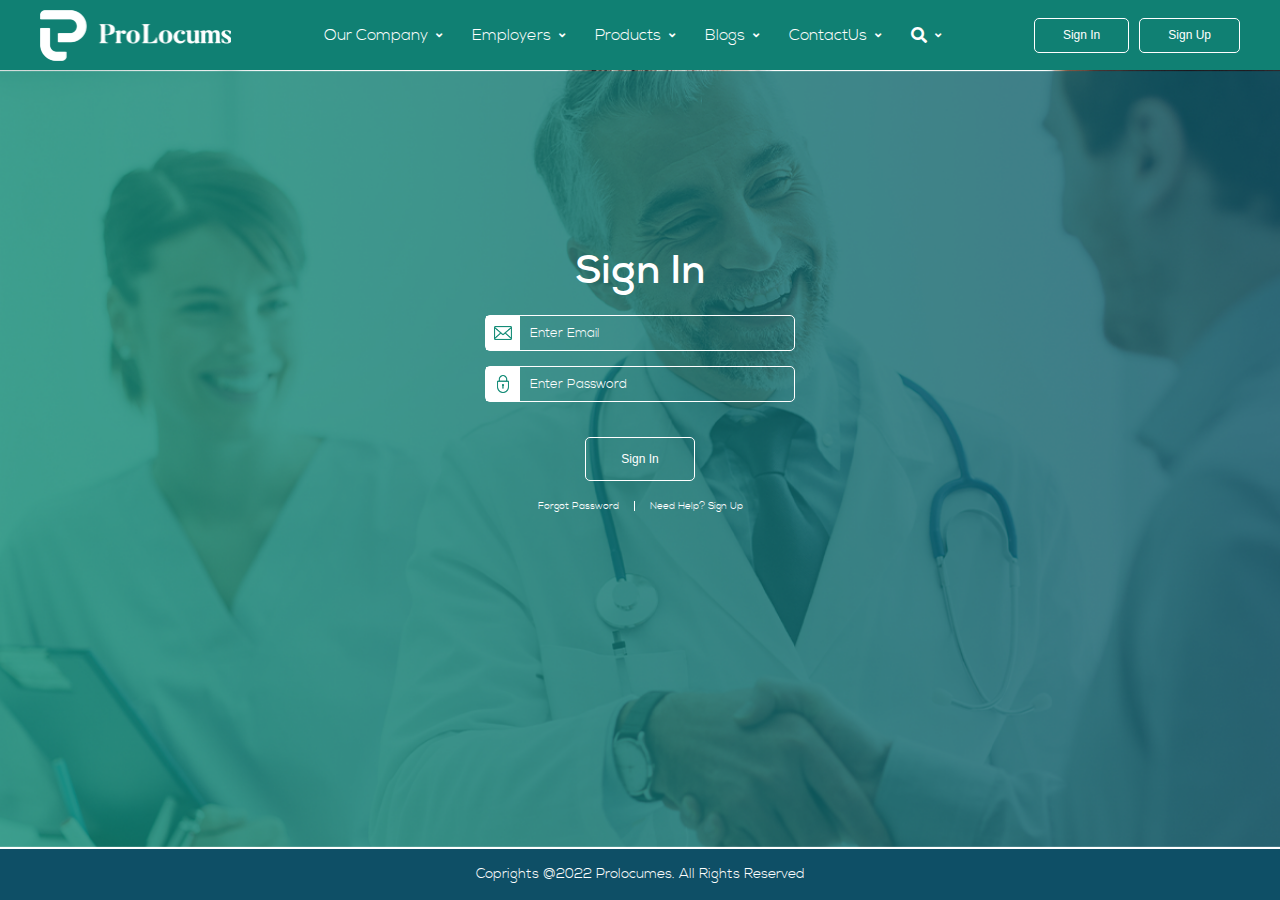
<file: index.html>
<!DOCTYPE html>
<html lang="en">

<head>
  <meta charset="UTF-8">
  <meta http-equiv="X-UA-Compatible" content="IE=edge">
  <meta name="viewport" content="width=device-width, initial-scale=1.0">
  <title>signin</title>
  <link rel="stylesheet" href="css/signin.css">
  <link rel="stylesheet" href="css/fontawesome-free-5.10.1-web/css/all.css">
  <link rel="stylesheet" href="css/fonts/stylesheet.css">
</head>

<body>
  <!-- header section  -->
  <header>
    <div class="header-sec pd15">
      <a href="" class="logo">
        <img src="images/logo.png" alt="">
      </a>
      <ul class="menubar-s">
        <li><a href="http://127.0.0.1:5500/html/job-details.html" class="menutxt font">Our Company <span
              class="arrow fa fa-angle-down"></span></a></li>
        <li><a href="" class="menutxt font">Employers <span class="arrow fa fa-angle-down"></span></a></li>
        <li><a href="" class="menutxt font">Products <span class="arrow fa fa-angle-down"></span></a></li>
        <li><a href="" class="menutxt font">Blogs <span class="arrow fa fa-angle-down"></span></a></li>
        <li><a href="" class="menutxt font">ContactUs <span class="arrow fa fa-angle-down"></span></a></li>
        <li><a href="" class="menutxt"><span class="fa fa-search"></span> <span
              class="arrow fa fa-angle-down"></span></a></li>
      </ul>
      <div class="list-item">

        <div class="sign-btn-sec">
          <button class="sign-btn">Sign In</button>
          <button class="sign-btn ml10">Sign Up</button>
        </div>
        <div class="humburger-menu">
          <svg width="36" height="36" viewBox="0 0 25 25">
            <defs>
              <path id="a" d="M0 0h24v24H0z"></path>
              <path id="c" d="M3 18h18v-2H3v2zm0-5h18v-2H3v2zm0-7v2h18V6H3z"></path>
            </defs>
            <g fill="#fff" fill-rule="evenodd">
              <mask id="d" fill="#fff">
                <use xlink:href="#c"></use>
              </mask>
              <use fill="#f6b129;" fill-rule="nonzero" xlink:href="#c"></use>
              <g fill="#f6b129;" mask="url(#d)">
                <path d="M0 0h24v24H0z"></path>
              </g>
            </g>
          </svg>
        </div>

      </div>

    </div>
  </header>
  <!-- signin section  -->
  <div class="sign-body main-wrapper">
    <div class="signin-sec">
      <form action="" class="form">
        <h1>Sign In</h1>
        <div class="field-sec">
          <div class="field">
            <span><img src="images/msg.png" width="18px" height="14px" alt="" class="icon1"></span>
            <input type="email" placeholder="Enter Email">
          </div>
          <div class="field">
            <span><img src="images/Asset 34.png" width="12px" height="18px" class="icon2" alt=""></span>
            <input type="pass" placeholder="Enter Password">
          </div>
        </div>

        <div class="submit-sec"><button class="submit">Sign In </button></div>
        <div class="btn-sec ">
          <a href="" class="bo">Forgot Password</a>
          <a href="" class="">Need Help? Sign Up</a>
        </div>
      </form>
    </div>
  </div>
  <!-- copyright-section  -->
  <div class="copyright-sec">
    <p>Coprights @2022 Prolocumes. All Rights Reserved</p>
  </div>
</body>

</html>
</file>
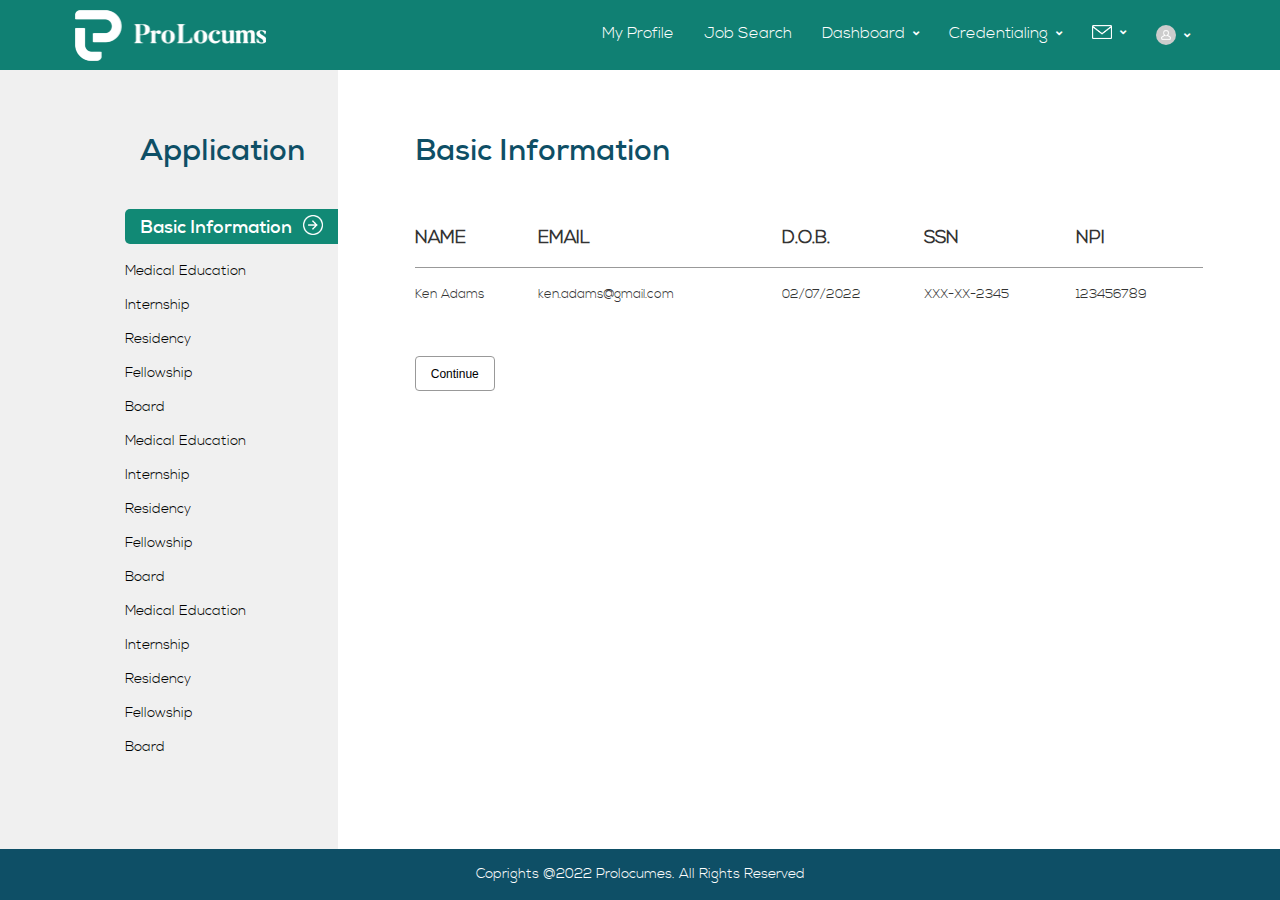
<file: applications.html>
<!DOCTYPE html>
<html lang="en">

<head>
    <meta charset="UTF-8">
    <meta http-equiv="X-UA-Compatible" content="IE=edge">
    <meta name="viewport" content="width=device-width, initial-scale=1.0">
    <title>Document</title>
    <link rel="stylesheet" href="css/application.css">
    <link rel="stylesheet" href="css/fonts/stylesheet.css">
    <link rel="stylesheet" href="css/fontawesome-free-5.10.1-web/css/all.css">
</head>

<body>
    <!-- header section  -->
    <header>
        <div class="container">
            <div class="header-sec">
                <a href="" class="logo">
                    <img src="images/logo.png" alt="">
                </a>
                <div class="humburger-menu-ap">
                    <svg width="36" height="36" viewBox="0 0 25 25">
                        <defs>
                            <path id="a" d="M0 0h24v24H0z"></path>
                            <path id="c" d="M3 18h18v-2H3v2zm0-5h18v-2H3v2zm0-7v2h18V6H3z"></path>
                        </defs>
                        <g fill="#fff" fill-rule="evenodd">
                            <mask id="d" fill="#fff">
                                <use xlink:href="#c"></use>
                            </mask>
                            <use fill="#f6b129;" fill-rule="nonzero" xlink:href="#c"></use>
                            <g fill="#f6b129;" mask="url(#d)">
                                <path d="M0 0h24v24H0z"></path>
                            </g>
                        </g>
                    </svg>
                </div>
                <ul class="menubar">
                    <li><a href="http://127.0.0.1:5500/html/credentialing-documents.html" class="menutxt font">My
                            Profile</a></li>
                    <li><a href="" class="menutxt font">Job Search</a></li>
                    <li><a href="" class="menutxt font">Dashboard<span class="arrow fa fa-angle-down"></span></a></li>
                    <li><a href="" class="menutxt font">Credentialing <span class="arrow fa fa-angle-down"></span></a>
                    </li>
                    <li><a href="" class="menutxt"><img src="images/Asset 16.png" class="mimg" alt=""><span
                                class="arrow fa fa-angle-down"></span></a></li>
                    <li><a href="" class="menutxt"><span class="user"><img src="images/Asset 10.png" alt=""></span>
                            <span class="arrow fa fa-angle-down"></span></a></li>
                </ul>
            </div>
        </div>

    </header>
    <!-- application section -->
    <section class="applications main-wrapper">
        <div class="application-types-sec">
            <div class="application-types">
                <h2 class="head">Application</h2>
                <div>
                    <h4 class="basic-info">
                        <strong>Basic Information</strong>
                        <span><img src="images/Asset 4.png" alt=""></span>
                    </h4>
                    <ul class="application-type-lists">
                        <li><a href="">Medical Education</a></li>
                        <li><a href="">Internship</a></li>
                        <li><a href="">Residency</a></li>
                        <li><a href="">Fellowship</a></li>
                        <li><a href="">Board</a></li>
                        <li><a href="">Medical Education</a></li>
                        <li><a href="">Internship</a></li>
                        <li><a href="">Residency</a></li>
                        <li><a href="">Fellowship</a></li>
                        <li><a href="">Board</a></li>
                        <li><a href="">Medical Education</a></li>
                        <li><a href="">Internship</a></li>
                        <li><a href="">Residency</a></li>
                        <li><a href="">Fellowship</a></li>
                        <li><a href="">Board</a></li>
                    </ul>
                </div>
            </div>
        </div>
        <div class="application-types-info">
            <h2 class="head">Basic Information</h2>
            <div>
                <div class="table-wrapper">
                    <table>
                        <tr>
                            <th>Name</th>
                            <th>Email</th>
                            <th>D.O.B.</th>
                            <th>SSN</th>
                            <th>NPI</th>
                        </tr>
                        <tr>
                            <td>Ken Adams</td>
                            <td>ken.adams@gmail.com</td>
                            <td>02/07/2022</td>
                            <td>XXX-XX-2345</td>
                            <td>123456789</td>
                        </tr>
                    </table>
                </div>
                <div class="btn-wrapper"><button class="btn">
                        Continue
                    </button></div>

            </div>

        </div>
    </section>
    <!-- copyright-section  -->
    <div class="copyright-sec">
        <p>Coprights @2022 Prolocumes. All Rights Reserved</p>
    </div>
</body>

</html>
</file>
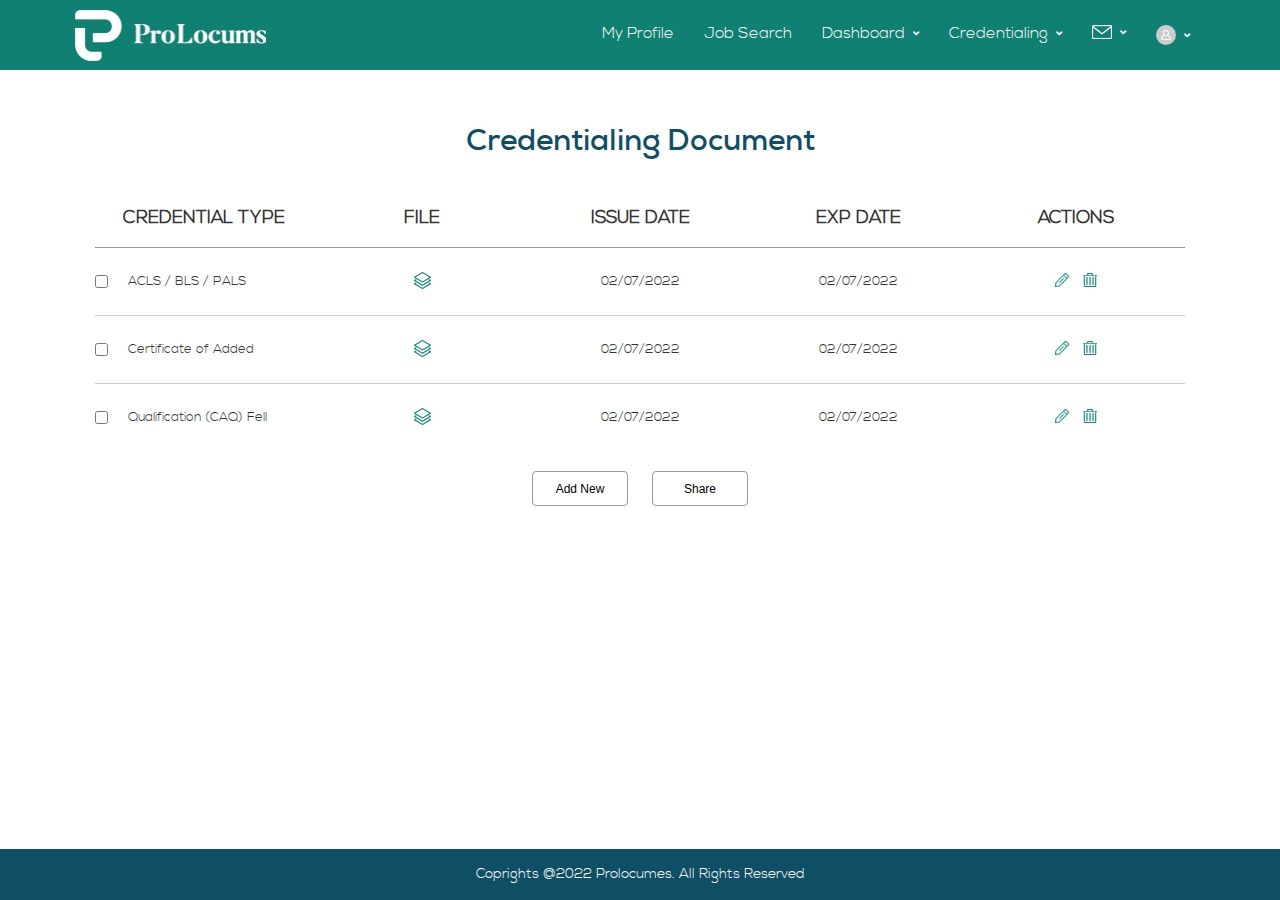
<file: credentialing-documents.html>
<!DOCTYPE html>
<html lang="en">

<head>
    <meta charset="UTF-8">
    <meta http-equiv="X-UA-Compatible" content="IE=edge">
    <meta name="viewport" content="width=device-width, initial-scale=1.0">
    <title>Document</title>
    <link rel="stylesheet" href="css/credentialing.css">
    <link rel="stylesheet" href="css/fonts/stylesheet.css">
    <link rel="stylesheet" href="css/fontawesome-free-5.10.1-web/css/all.css">
</head>

<body>
    <header>
        <div class="container">
            <div class="header-sec">
                <a href="" class="logo">
                    <img src="images/logo.png" alt="">
                </a>
                <div class="humburger-menu-ap">
                    <svg width="36" height="36" viewBox="0 0 25 25">
                        <defs>
                            <path id="a" d="M0 0h24v24H0z"></path>
                            <path id="c" d="M3 18h18v-2H3v2zm0-5h18v-2H3v2zm0-7v2h18V6H3z"></path>
                        </defs>
                        <g fill="#fff" fill-rule="evenodd">
                            <mask id="d" fill="#fff">
                                <use xlink:href="#c"></use>
                            </mask>
                            <use fill="#f6b129;" fill-rule="nonzero" xlink:href="#c"></use>
                            <g fill="#f6b129;" mask="url(#d)">
                                <path d="M0 0h24v24H0z"></path>
                            </g>
                        </g>
                    </svg>
                </div>
                <ul class="menubar">
                    <li><a href="http://127.0.0.1:5500/html/index.html" class="menutxt font">My Profile</a></li>
                    <li><a href="" class="menutxt font">Job Search</a></li>
                    <li><a href="" class="menutxt font">Dashboard<span class="arrow fa fa-angle-down"></span></a></li>
                    <li><a href="" class="menutxt font">Credentialing <span class="arrow fa fa-angle-down"></span></a>
                    </li>
                    <li><a href="" class="menutxt"><img src="images/Asset 16.png" class="mimg" alt=""><span
                                class="arrow fa fa-angle-down"></span></a></li>
                    <li><a href="" class="menutxt"><span class="user"><img src="images/Asset 10.png" alt=""></span>
                            <span class="arrow fa fa-angle-down"></span></a></li>
                </ul>
            </div>
        </div>
    </header>
    <!-- credentialing section  -->
    <section class="credentialing-documents main-wrapper">
        <div class="container">
            <div class="application-types">
                <h2>Credentialing Document</h2>
                <div>
                    <div class="table-wrapper">
                        <table>
                            <tr>
                                <th>Credential type</th>
                                <th>File</th>
                                <th>Issue date</th>
                                <th>Exp date</th>
                                <th>Actions</th>
                            </tr>
                            <tr>
                                <td>
                                    <div class="check-sec"><input type="checkbox"><label for="">ACLS / BLS / PALS
                                        </label></div>
                                </td>
                                <td>
                                    <a href=""><img src="images/Asset 31.png" alt=""></a>
                                </td>
                                <td>02/07/2022</td>
                                <td>02/07/2022</td>
                                <td>
                                    <div class="action-btn">
                                        <button class="edit-btn">
                                            <img src="images/Asset 19.png" alt="">
                                        </button>
                                        <button class="delete-btn  ">
                                            <img src="images/Asset 20.png" alt="">
                                        </button>
                                    </div>
                                </td>
                            </tr>
                            <tr>
                                <td>
                                    <div class="check-sec"><input type="checkbox"><label for="">Certificate of Added
                                        </label></div>
                                </td>
                                <td>
                                    <a href=""><img src="images/Asset 31.png" alt=""></a>
                                </td>
                                <td>02/07/2022</td>
                                <td>02/07/2022</td>
                                <td>
                                    <div class="action-btn">
                                        <button class="edit-btn">
                                            <img src="images/Asset 19.png" alt="">
                                        </button>
                                        <button class="delete-btn  ">
                                            <img src="images/Asset 20.png" alt="">
                                        </button>
                                    </div>
                                </td>
                            </tr>
                            <tr>
                                <td>
                                    <div class="check-sec"><input type="checkbox"><label for="">
                                            Qualification (CAQ) Fell</label></div>
                                </td>
                                <td>
                                    <a href=""><img src="images/Asset 31.png" alt=""></a>
                                </td>
                                <td>02/07/2022</td>
                                <td>02/07/2022</td>
                                <td>
                                    <div class="action-btn">
                                        <button class="edit-btn">
                                            <img src="images/Asset 19.png" alt="">
                                        </button>
                                        <button class="delete-btn  ">
                                            <img src="images/Asset 20.png" alt="">
                                        </button>
                                    </div>
                                </td>
                            </tr>
                        </table>
                    </div>
                    <div class="btn-wrapper">
                        <button class="btn">
                            Add New
                        </button>
                        <button class="btn">
                            Share
                        </button>
                    </div>

                </div>

            </div>
        </div>

    </section>
    <!-- footer -->
    <section class="copyright-sec">
        <p>Coprights @2022 Prolocumes. All Rights Reserved</p>
    </section>
</body>

</html>
</file>
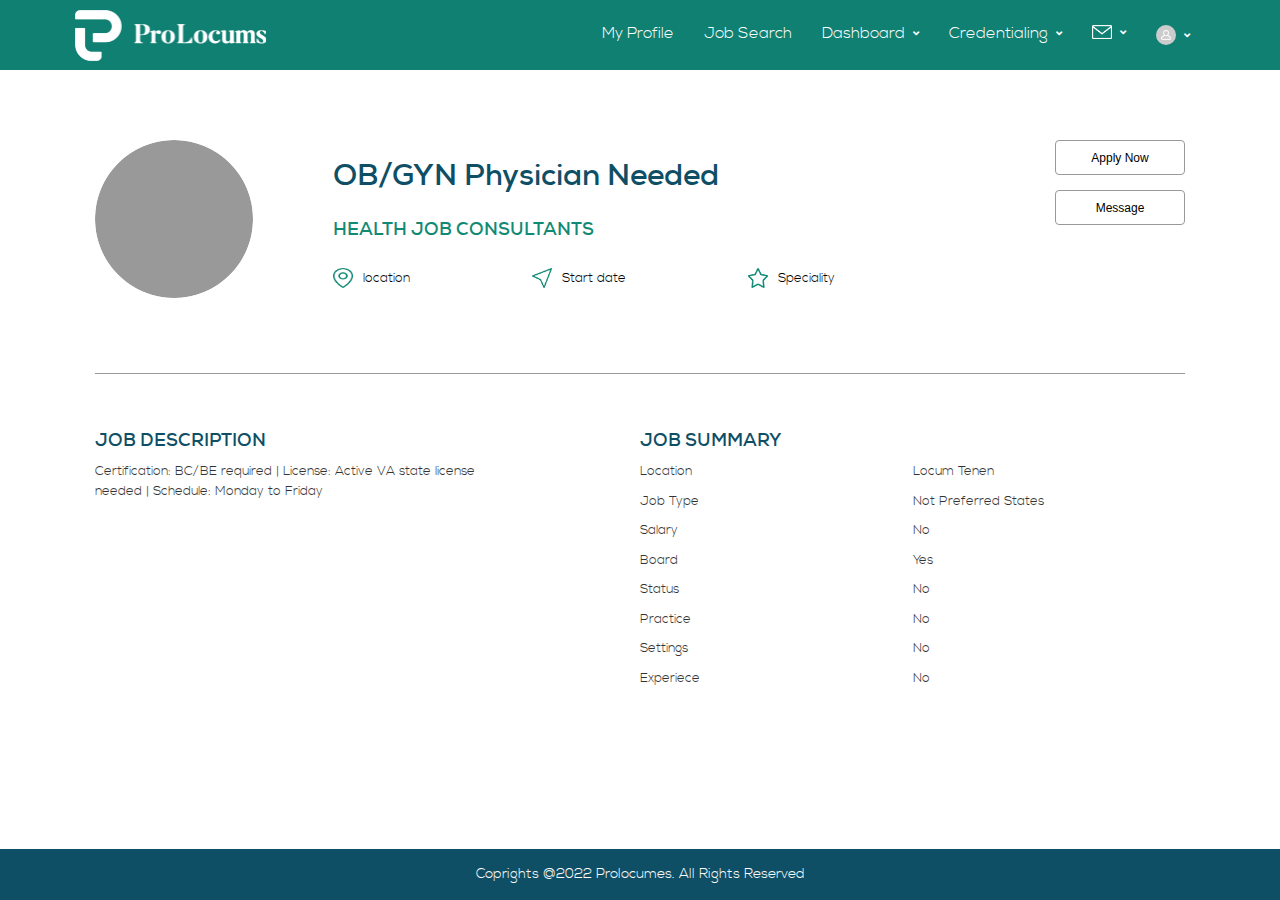
<file: job-details.html>
<!DOCTYPE html>
<html lang="en">

<head>
    <meta charset="UTF-8">
    <meta http-equiv="X-UA-Compatible" content="IE=edge">
    <meta name="viewport" content="width=device-width, initial-scale=1.0">
    <title>Document</title>
    <link rel="stylesheet" href="css/job-details.css">
    <link rel="stylesheet" href="css/fonts/stylesheet.css">
    <link rel="stylesheet" href="css/fontawesome-free-5.10.1-web/css/all.css">
</head>

<body>
    <!-- header -->
    <header>
        <div class="container">
            <div class="header-sec">
                <a href="" class="logo">
                    <img src="images/logo.png" alt="">
                </a>
                <div class="humburger-menu-ap">
                    <svg width="36" height="36" viewBox="0 0 25 25">
                        <defs>
                            <path id="a" d="M0 0h24v24H0z"></path>
                            <path id="c" d="M3 18h18v-2H3v2zm0-5h18v-2H3v2zm0-7v2h18V6H3z"></path>
                        </defs>
                        <g fill="#fff" fill-rule="evenodd">
                            <mask id="d" fill="#fff">
                                <use xlink:href="#c"></use>
                            </mask>
                            <use fill="#f6b129;" fill-rule="nonzero" xlink:href="#c"></use>
                            <g fill="#f6b129;" mask="url(#d)">
                                <path d="M0 0h24v24H0z"></path>
                            </g>
                        </g>
                    </svg>
                </div>
                <ul class="menubar">
                    <li><a href="http://127.0.0.1:5500/html/messages.html" class="menutxt font">My Profile</a></li>
                    <li><a href="" class="menutxt font">Job Search</a></li>
                    <li><a href="" class="menutxt font">Dashboard<span class="arrow fa fa-angle-down"></span></a></li>
                    <li><a href="" class="menutxt font">Credentialing <span class="arrow fa fa-angle-down"></span></a>
                    </li>
                    <li><a href="" class="menutxt"><img src="images/Asset 16.png" class="mimg" alt=""><span
                                class="arrow fa fa-angle-down"></span></a></li>
                    <li><a href="" class="menutxt"><span class="user"><img src="images/Asset 10.png" alt=""></span>
                            <span class="arrow fa fa-angle-down"></span></a></li>
                </ul>
            </div>
        </div>
    </header>
    <!-- job details section -->
    <section class="job-details main-wrapper">
        <!-- start user profile details -->
        <div class="container">
            <div class="profile-details">
                <div class="user-details">
                    <div class="user-image"><img src="images/userimg.png" alt=""></div>
                    <div class="user-name">
                        <div>
                            <h1>OB/GYN Physician Needed</h1>
                            <h3>Health Job Consultants</h3>
                        </div>
                        <div class="link-info">
                            <div class="link">
                                <a href="">
                                    <img src="images/Asset 24.png" alt="">
                                    <span>location</span>
                                </a>
                            </div>
                            <div class="link">
                                <a href="">
                                    <img src="images/Asset 22.png" alt="">
                                    <span>Start date</span>
                                </a>
                            </div>
                            <div class="link">
                                <a href="">
                                    <img src="images/Asset 29.png" alt="">
                                    <span>Speciality</span>
                                </a>
                            </div>
                        </div>
                    </div>
                </div>
                <div class="edit-profile">
                    <button class="btn">Apply Now</button>
                    <div class="mt15">
                        <button class="btn">Message</button>
                    </div>

                </div>
            </div>

            <!-- end user profile details -->

            <div class="profile-other-info">
                <div class="poi-left">
                    <div>
                        <h3>Job Description</h3>
                        <p>Certification: BC/BE required | License: Active VA state license needed | Schedule: Monday to
                            Friday</p>
                    </div>
                </div>
                <div class="poi-right">
                    <div>
                        <h3>Job Summary</h3>

                        <p><span>Location </span><span>Locum Tenen </span></p>
                        <p><span>Job Type</span><span>Not Preferred States </span></p>
                        <p><span>Salary</span><span>No </span></p>
                        <p><span>Board</span><span>Yes </span></p>
                        <p><span>Status</span><span>No</span></p>
                        <p><span>Practice</span><span>No</span></p>
                        <p><span>Settings</span><span>No</span></p>
                        <p><span>Experiece</span><span>No</span></p>
                    </div>
                </div>
            </div>
        </div>
    </section>
    <!-- footer section  -->
    <section class="copyright-sec">
        <p>Coprights @2022 Prolocumes. All Rights Reserved</p>
    </section>
</body>

</html>
</file>
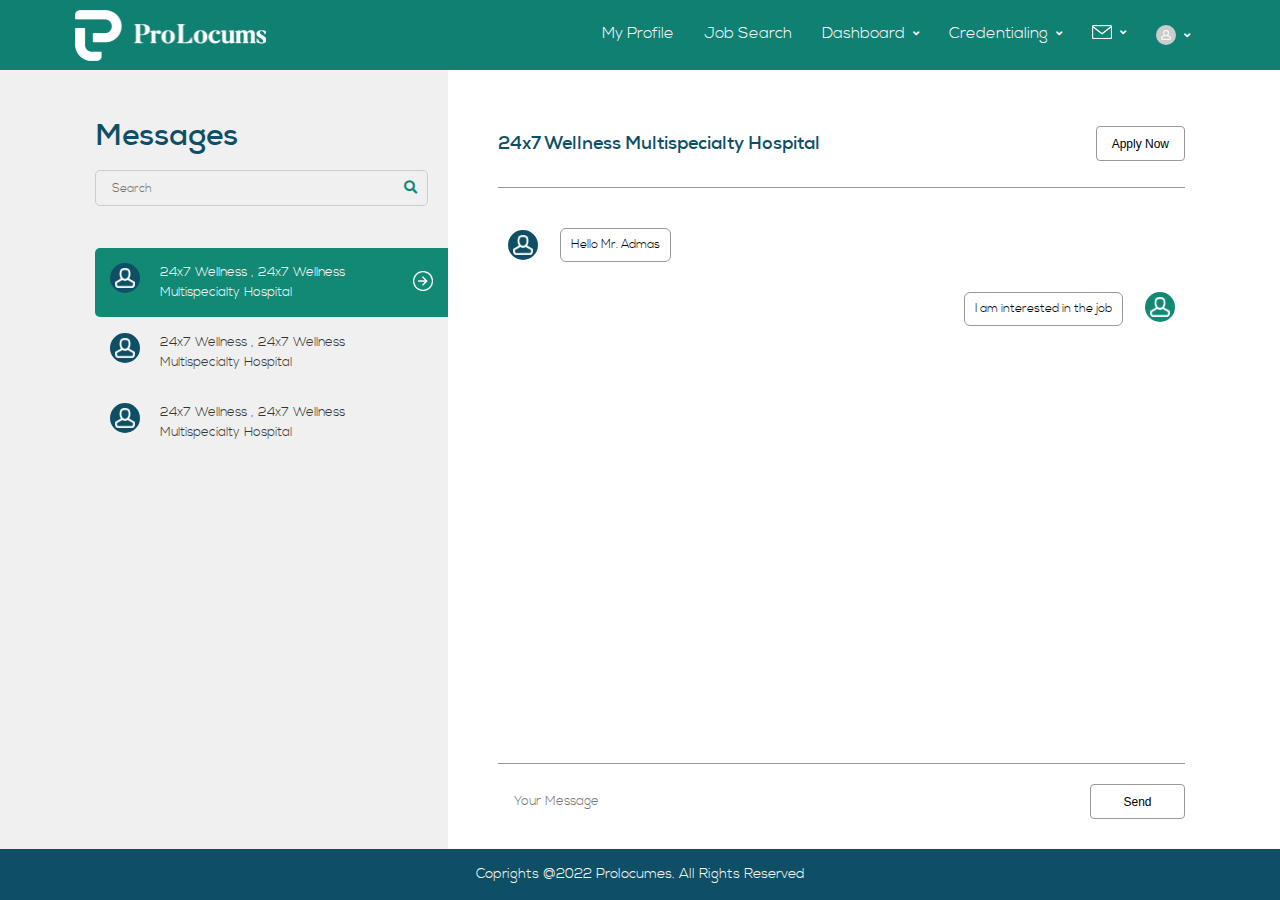
<file: messages.html>
<!DOCTYPE html>
<html lang="en">

<head>
    <meta charset="UTF-8">
    <meta http-equiv="X-UA-Compatible" content="IE=edge">
    <meta name="viewport" content="width=device-width, initial-scale=1.0">
    <title>Document</title>
    <link rel="stylesheet" href="css/fonts/stylesheet.css">
    <link rel="stylesheet" href="css/messages.css">
    <link rel="stylesheet" href="css/fontawesome-free-5.10.1-web/css/all.css">
</head>

<body>
    <!-- header -->
    <header>
        <div class="container">
            <div class="header-sec">
                <a href="" class="logo">
                    <img src="images/logo.png" alt="">
                </a>
                <div class="humburger-menu-ap">
                    <svg width="36" height="36" viewBox="0 0 25 25">
                        <defs>
                            <path id="a" d="M0 0h24v24H0z"></path>
                            <path id="c" d="M3 18h18v-2H3v2zm0-5h18v-2H3v2zm0-7v2h18V6H3z"></path>
                        </defs>
                        <g fill="#fff" fill-rule="evenodd">
                            <mask id="d" fill="#fff">
                                <use xlink:href="#c"></use>
                            </mask>
                            <use fill="#f6b129;" fill-rule="nonzero" xlink:href="#c"></use>
                            <g fill="#f6b129;" mask="url(#d)">
                                <path d="M0 0h24v24H0z"></path>
                            </g>
                        </g>
                    </svg>
                </div>
                <ul class="menubar">
                    <li><a href="http://127.0.0.1:5500/html/my-jobs.html" class="menutxt font">My Profile</a></li>
                    <li><a href="" class="menutxt font">Job Search</a></li>
                    <li><a href="" class="menutxt font">Dashboard<span class="arrow fa fa-angle-down"></span></a></li>
                    <li><a href="" class="menutxt font">Credentialing <span class="arrow fa fa-angle-down"></span></a>
                    </li>
                    <li><a href="" class="menutxt"><img src="images/Asset 16.png" class="mimg" alt=""><span
                                class="arrow fa fa-angle-down"></span></a></li>
                    <li><a href="" class="menutxt"><span class="user"><img src="images/Asset 10.png" alt=""></span>
                            <span class="arrow fa fa-angle-down"></span></a></li>
                </ul>
            </div>
        </div>

    </header>
    <!-- message section -->
    <section class="messages-wrapper container main-wrapper">
        <div class="messages-left-sec">
            <div class="message-left">
                <h1>Messages</h1>
                <div class="search-tube">

                    <input type="text" placeholder="Search" />
                    <button><span class="fa fa-search"></span></button>
                </div>
                <ul class="hospital-lists">
                    <li class="hospital-list active">
                        <div class="hll">
                            <div class="hll-img">
                                <span class="user-shell bo"> <img src="images/Asset 10.png" alt=""></span>
                                <p>24x7 Wellness , 24x7 Wellness Multispecialty Hospital </p>
                            </div>
                            <span class="arrow-sec"><img src="images/Asset 4.png" alt=""></span>
                        </div>
                    </li>
                    <li class="hospital-list p-show">
                        <div class="hll">
                            <div class="hll-img">
                                <span class="user-shell bo"> <img src="images/Asset 10.png" alt=""></span>
                                <p>24x7 Wellness , 24x7 Wellness Multispecialty Hospital </p>
                            </div>
                            <span class="arrow-sec  show"><img src="images/Asset 4.png" alt=""></span>
                        </div>
                    </li>
                    <li class="hospital-list p-show">
                        <div class="hll">
                            <div class="hll-img">
                                <span class="user-shell bo"> <img src="images/Asset 10.png" alt=""></span>
                                <p>24x7 Wellness , 24x7 Wellness Multispecialty Hospital </p>
                            </div>
                            <span class="arrow-sec show"><img src="images/Asset 4.png" alt=""></span>
                        </div>
                    </li>

                </ul>
            </div>

        </div>
        <div class="messages-right">
            <div class="msg-head">
                <h4>24x7 Wellness Multispecialty Hospital </h4>
                <button class="btn">Apply Now</button>
            </div>
            <div class="msg-body">
                <div class="hospital-msg">
                    <span class="user-shell bo"> <img src="images/Asset 10.png" alt=""></span>

                    <p>Hello Mr. Admas</p>
                </div>
                <div class="my-msg">

                    <p>I am interested in the job</p>
                    <span class="user-shell mmsg"> <img src="images/Asset 10.png" alt=""></span>
                </div>
            </div>
            <div class="your-message">
                <input type="text" placeholder="Your Message" class="message-text">
                <button class="btn">Send</button>
            </div>
        </div>
    </section>
    <!-- footer section -->
    <section class="copyright-sec">
        <p>Coprights @2022 Prolocumes. All Rights Reserved</p>
    </section>
</body>

</html>
</file>
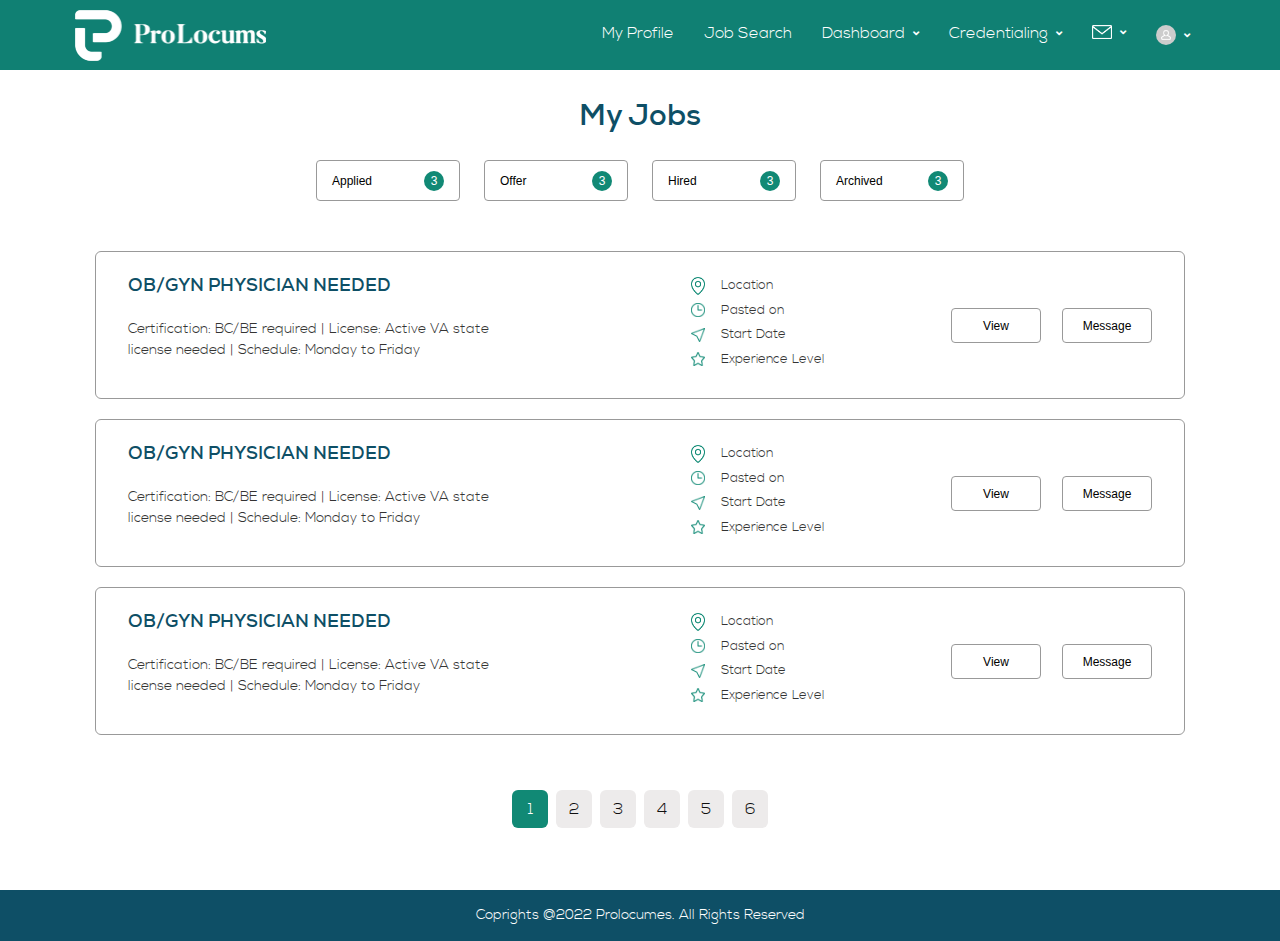
<file: my-jobs.html>
<!DOCTYPE html>
<html lang="en">

<head>
    <meta charset="UTF-8">
    <meta http-equiv="X-UA-Compatible" content="IE=edge">
    <meta name="viewport" content="width=device-width, initial-scale=1.0">
    <title>Document</title>
    <link rel="stylesheet" href="css/my-jobs.css">
    <link rel="stylesheet" href="css/fonts/stylesheet.css">
    <link rel="stylesheet" href="css/fontawesome-free-5.10.1-web/css/all.css">
</head>

<body>
    <!-- header  -->
    <header>
        <div class="container">
            <div class="header-sec">
                <a href="" class="logo">
                    <img src="images/logo.png" alt="">
                </a>
                <div class="humburger-menu-ap">
                    <svg width="36" height="36" viewBox="0 0 25 25">
                        <defs>
                            <path id="a" d="M0 0h24v24H0z"></path>
                            <path id="c" d="M3 18h18v-2H3v2zm0-5h18v-2H3v2zm0-7v2h18V6H3z"></path>
                        </defs>
                        <g fill="#fff" fill-rule="evenodd">
                            <mask id="d" fill="#fff">
                                <use xlink:href="#c"></use>
                            </mask>
                            <use fill="#f6b129;" fill-rule="nonzero" xlink:href="#c"></use>
                            <g fill="#f6b129;" mask="url(#d)">
                                <path d="M0 0h24v24H0z"></path>
                            </g>
                        </g>
                    </svg>
                </div>
                <ul class="menubar">
                    <li><a href="http://127.0.0.1:5500/html/profile.html" class="menutxt font">My Profile</a></li>
                    <li><a href="" class="menutxt font">Job Search</a></li>
                    <li><a href="" class="menutxt font">Dashboard<span class="arrow fa fa-angle-down"></span></a></li>
                    <li><a href="" class="menutxt font">Credentialing <span class="arrow fa fa-angle-down"></span></a>
                    </li>
                    <li><a href="" class="menutxt"><img src="images/Asset 16.png" class="mimg" alt=""><span
                                class="arrow fa fa-angle-down"></span></a></li>
                    <li><a href="" class="menutxt"><span class="user"><img src="images/Asset 10.png" alt=""></span>
                            <span class="arrow fa fa-angle-down"></span></a></li>
                </ul>
            </div>
        </div>

    </header>
    <!-- my job section -->
    <section class="my-job-section main-wrapper">
        <div class="container">
            <div class="job-filter">
                <h2>My Jobs</h2>
                <div class="search-btn">
                    <button class="btn btn-with-count">
                        <span>Applied</span>
                        <span class="count">3</span>
                    </button>
                    <button class="btn btn-with-count">
                        <span>Offer</span>
                        <span class="count">3</span>
                    </button>
                    <button class="btn btn-with-count">
                        <span>Hired</span>
                        <span class="count">3</span>
                    </button>
                    <button class="btn btn-with-count">
                        <span>Archived</span>
                        <span class="count">3</span>
                    </button>
                </div>

            </div>
            <div class="jobs-details">
                <ul class="available-job-lists">
                    <li class="job-list">
                        <div class="jlf">
                            <h3>OB/GYN Physician Needed</h3>
                            <p>Certification: BC/BE required | License: Active VA state license needed | Schedule:
                                Monday to Friday</p>
                        </div>
                        <div class="jlr">
                            <div class="jlr-left">
                                <p><img src="images/Asset 24.png" alt=""><span>Location</span></p>
                                <p><img src="images/Asset 23.png" alt=""><span>Pasted on </span></p>
                                <p><img src="images/Asset 22.png" alt=""><span>Start Date</span></p>
                                <p><img src="images/Asset 29.png" alt=""><span>Experience Level</span></p>
                            </div>
                            <div class="jlr-right">
                                <div class="view-btn">
                                    <button class="btn">View</button>
                                    <button class="btn ml10">Message</button>
                                </div>
                            </div>
                        </div>
                    </li>
                    <li class="job-list">
                        <div class="jlf">
                            <h3>OB/GYN Physician Needed</h3>
                            <p>Certification: BC/BE required | License: Active VA state license needed | Schedule:
                                Monday to Friday</p>
                        </div>
                        <div class="jlr">
                            <div class="jlr-left">
                                <p><img src="images/Asset 24.png" alt=""><span>Location</span></p>
                                <p><img src="images/Asset 23.png" alt=""><span>Pasted on </span></p>
                                <p><img src="images/Asset 22.png" alt=""><span>Start Date</span></p>
                                <p><img src="images/Asset 29.png" alt=""><span>Experience Level</span></p>
                            </div>
                            <div class="jlr-right">
                                <div class="view-btn">
                                    <button class="btn">View</button>
                                    <button class="btn ml10">Message</button>
                                </div>
                            </div>
                        </div>
                    </li>
                    <li class="job-list">
                        <div class="jlf">
                            <h3>OB/GYN Physician Needed</h3>
                            <p>Certification: BC/BE required | License: Active VA state license needed | Schedule:
                                Monday to Friday</p>
                        </div>
                        <div class="jlr">
                            <div class="jlr-left">
                                <p><img src="images/Asset 24.png" alt=""><span>Location</span></p>
                                <p><img src="images/Asset 23.png" alt=""><span>Pasted on </span></p>
                                <p><img src="images/Asset 22.png" alt=""><span>Start Date</span></p>
                                <p><img src="images/Asset 29.png" alt=""><span>Experience Level</span></p>
                            </div>
                            <div class="jlr-right">
                                <div class="view-btn">
                                    <button class="btn">View</button>
                                    <button class="btn ml10">Message</button>
                                </div>
                            </div>
                        </div>
                    </li>
                </ul>
                <div class="paginations">
                    <ul>
                        <li class="active"><a href="">1</a></li>
                        <li><a href="">2</a></li>
                        <li><a href="">3</a></li>
                        <li><a href="">4</a></li>
                        <li><a href="">5</a></li>
                        <li><a href="">6</a></li>
                    </ul>
                </div>
            </div>
        </div>
    </section>
    <!-- footer section -->
    <section class="copyright-sec">
        <p>Coprights @2022 Prolocumes. All Rights Reserved</p>
    </section>
</body>

</html>
</file>
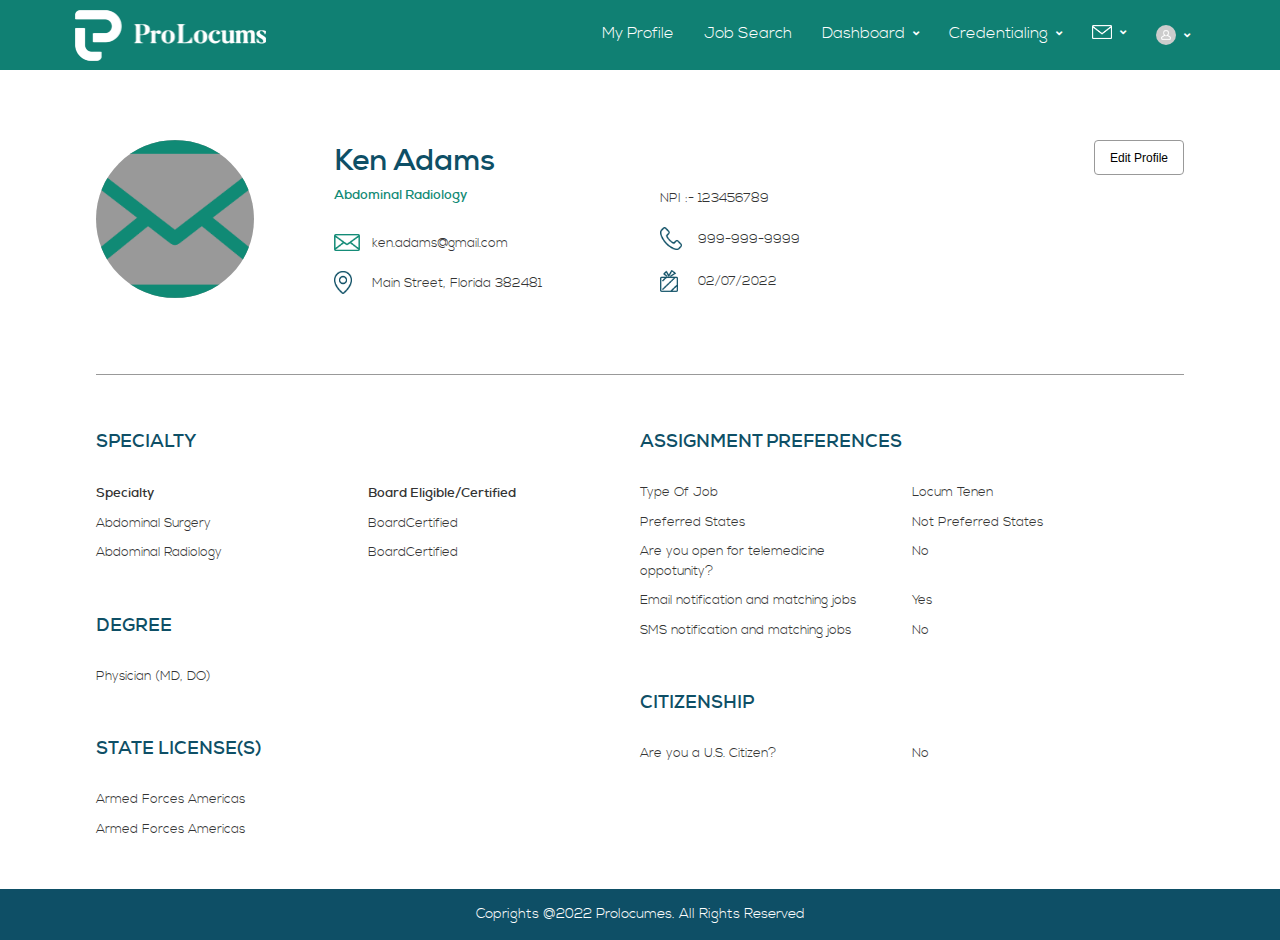
<file: profile.html>
<!DOCTYPE html>
<html lang="en">

<head>
    <meta charset="UTF-8">
    <meta http-equiv="X-UA-Compatible" content="IE=edge">
    <meta name="viewport" content="width=device-width, initial-scale=1.0">
    <title>Document</title>
    <link rel="stylesheet" href="css/profile.css">
    <link rel="stylesheet" href="css/fonts/stylesheet.css">
    <link rel="stylesheet" href="css/fontawesome-free-5.10.1-web/css/all.css">
</head>

<body>
    <!-- header -->
    <header>
        <div class="container">
            <div class="header-sec">
                <a href="" class="logo">
                    <img src="images/logo.png" alt="">
                </a>
                <div class="humburger-menu-ap">
                    <svg width="36" height="36" viewBox="0 0 25 25">
                        <defs>
                            <path id="a" d="M0 0h24v24H0z"></path>
                            <path id="c" d="M3 18h18v-2H3v2zm0-5h18v-2H3v2zm0-7v2h18V6H3z"></path>
                        </defs>
                        <g fill="#fff" fill-rule="evenodd">
                            <mask id="d" fill="#fff">
                                <use xlink:href="#c"></use>
                            </mask>
                            <use fill="#f6b129;" fill-rule="nonzero" xlink:href="#c"></use>
                            <g fill="#f6b129;" mask="url(#d)">
                                <path d="M0 0h24v24H0z"></path>
                            </g>
                        </g>
                    </svg>
                </div>
                <ul class="menubar">
                    <li><a href="http://127.0.0.1:5500/html/search-job.html" class="menutxt font">My Profile</a></li>
                    <li><a href="" class="menutxt font">Job Search</a></li>
                    <li><a href="" class="menutxt font">Dashboard<span class="arrow fa fa-angle-down"></span></a></li>
                    <li><a href="" class="menutxt font">Credentialing <span class="arrow fa fa-angle-down"></span></a>
                    </li>
                    <li><a href="" class="menutxt"><img src="images/Asset 16.png" class="mimg" alt=""><span
                                class="arrow fa fa-angle-down"></span></a></li>
                    <li><a href="" class="menutxt"><span class="user"><img src="images/Asset 10.png" alt=""></span>
                            <span class="arrow fa fa-angle-down"></span></a></li>
                </ul>
            </div>
        </div>

    </header>
    <section class="profile-wrapper container main-wrapper">
        <!-- start user profile details -->
        <div class="profile-details">
            <div class="user-details">
                <div class="user-details-wrapper">
                    <div class="user-image"><img src="images/msg.png" alt=""></div>
                    <div class="user-name">
                        <div class="name-sec">
                            <h1>Ken Adams</h1>
                            <span>Abdominal Radiology</span>
                        </div>
                        <div class="user-name-info">
                            <div>
                                <img src="images/msg.png" width="26" height="17" alt="">
                            </div>
                            <span>ken.adams@gmail.com</span>
                        </div>
                        <div class="user-name-info">
                            <div>
                                <img src="images/location.png" width="18" height="23" alt="">
                            </div>
                            <span>Main Street, Florida 382481</span>
                        </div>
                    </div>
                </div>
                <div class="user-other-info">
                    <div>
                        <span>NPI :- 123456789</span>
                    </div>
                    <div class="user-name-info">
                        <div>
                            <img src="images/phone.png" width="22" height="23" alt="">
                        </div>
                        <span>999-999-9999</span>
                    </div>
                    <div class="user-name-info">
                        <div>
                            <img src="images/gft.png" width="18" height="22" alt="">
                        </div>
                        <span>02/07/2022</span>
                    </div>
                </div>
            </div>
            <div class="edit-profile">
                <button class="btn">Edit Profile</button>
            </div>
        </div>

        <!-- end user profile details -->

        <div class="profile-other-info">
            <div class="poi-left">
                <div>
                    <h3>Specialty</h3>
                    <p>
                        <span><strong>Specialty</strong></span>
                        <span><strong>Board Eligible/Certified</strong></span>
                    </p>
                    <p><span>Abdominal Surgery </span><span>BoardCertified</span></p>
                    <p><span>Abdominal Radiology</span><span>BoardCertified</span></p>
                </div>
                <div>
                    <h3>Degree</h3>
                    <p>
                        <span>Physician (MD, DO)</span>
                    </p>
                </div>
                <div>
                    <h3>State License(s)</h3>
                    <p>
                        <span>Armed Forces Americas </span>
                    </p>
                    <p>
                        <span>Armed Forces Americas </span>
                    </p>
                </div>
            </div>
            <div class="poi-right">
                <div>
                    <h3>Assignment Preferences</h3>

                    <p><span>Type Of Job </span><span>Locum Tenen </span></p>
                    <p><span>Preferred States</span><span>Not Preferred States </span></p>
                    <p><span>Are you open for telemedicine oppotunity?</span><span>No </span></p>
                    <p><span>Email notification and matching jobs</span><span>Yes </span></p>
                    <p><span>SMS notification and matching jobs</span><span>No</span></p>
                </div>
                <div>
                    <h3>Citizenship</h3>
                    <p>
                        <span>Are you a U.S. Citizen?</span>
                        <span>No</span>
                    </p>
                </div>
            </div>
        </div>
    </section>
    <!-- footer -->
    <section class="copyright-sec">
        <p>Coprights @2022 Prolocumes. All Rights Reserved</p>
    </section>
</body>

</html>
</file>
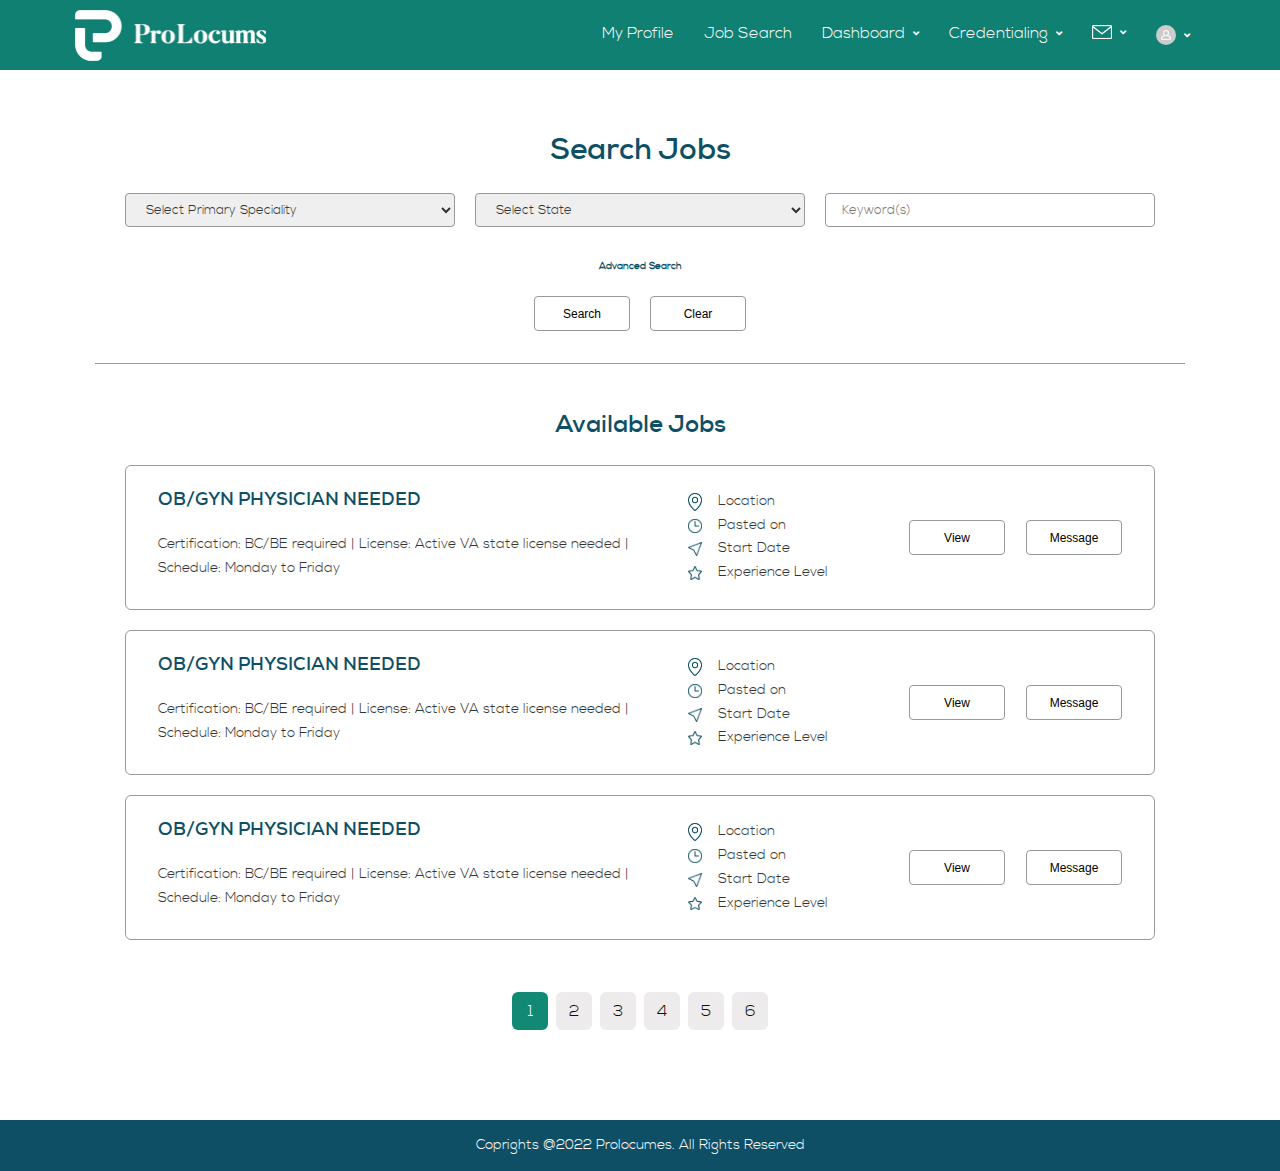
<file: search-job.html>
<!DOCTYPE html>
<html lang="en">

<head>
    <meta charset="UTF-8">
    <meta http-equiv="X-UA-Compatible" content="IE=edge">
    <meta name="viewport" content="width=device-width, initial-scale=1.0">
    <title>Document</title>
    <link rel="stylesheet" href="css/search-jobs.css">
    <link rel="stylesheet" href="css/fonts/stylesheet.css">
    <link rel="stylesheet" href="css/fontawesome-free-5.10.1-web/css/all.css">
</head>

<body>
    <!-- header -->
    <header>
        <div class="container">
            <div class="header-sec">
                <a href="" class="logo">
                    <img src="images/logo.png" alt="">
                </a>
                <div class="humburger-menu-ap">
                    <svg width="36" height="36" viewBox="0 0 25 25">
                        <defs>
                            <path id="a" d="M0 0h24v24H0z"></path>
                            <path id="c" d="M3 18h18v-2H3v2zm0-5h18v-2H3v2zm0-7v2h18V6H3z"></path>
                        </defs>
                        <g fill="#fff" fill-rule="evenodd">
                            <mask id="d" fill="#fff">
                                <use xlink:href="#c"></use>
                            </mask>
                            <use fill="#f6b129;" fill-rule="nonzero" xlink:href="#c"></use>
                            <g fill="#f6b129;" mask="url(#d)">
                                <path d="M0 0h24v24H0z"></path>
                            </g>
                        </g>
                    </svg>
                </div>
                <ul class="menubar">
                    <li><a href="http://127.0.0.1:5500/html/sign-up1.html" class="menutxt font">My Profile</a></li>
                    <li><a href="" class="menutxt font">Job Search</a></li>
                    <li><a href="" class="menutxt font">Dashboard<span class="arrow fa fa-angle-down"></span></a></li>
                    <li><a href="" class="menutxt font">Credentialing <span class="arrow fa fa-angle-down"></span></a>
                    </li>
                    <li><a href="" class="menutxt"><img src="images/Asset 16.png" class="mimg" alt=""><span
                                class="arrow fa fa-angle-down"></span></a></li>
                    <li><a href="" class="menutxt"><span class="user"><img src="images/Asset 10.png" alt=""></span>
                            <span class="arrow fa fa-angle-down"></span></a></li>
                </ul>
            </div>
        </div>
    </header>
    <!-- search job sec -->
    <section class="search-job-section container main-wrapper">
        <div class="job-filter">
            <h2>Search Jobs</h2>
            <div class="job-fields">
                <select name="" id="">
                    <option value="">Select Primary Speciality</option>
                </select>
                <select name="" id="">
                    <option value="">Select State</option>
                </select>
                <input type="text" placeholder="Keyword(s)">
            </div>
            <div class="adv-search">
                <div class="advance-search">Advanced Search</div>
                <div class="search-btn">
                    <button class="btn">Search</button>
                    <button class="btn">Clear</button>
                </div>
            </div>
        </div>
        <div class="jobs-details">
            <h2>Available Jobs</h2>
            <ul class="available-job-lists">
                <li class="job-list">
                    <div class="jlf">
                        <h3>OB/GYN Physician Needed</h3>
                        <p>Certification: BC/BE required | License: Active VA state license needed | Schedule: Monday to
                            Friday</p>
                    </div>
                    <div class="jlr">
                        <div class="jlr-left">
                            <p><img src="images/location.png" alt=""><span>Location</span></p>
                            <p><img src="images/time.png" alt=""><span>Pasted on </span></p>
                            <p><img src="images/geol.png" alt=""><span>Start Date</span></p>
                            <p><img src="images/star.png" alt=""><span>Experience Level</span></p>
                        </div>
                        <div class="jlr-right">
                            <div class="view-btn">
                                <button class="btn">View</button>
                                <button class="btn">Message</button>
                            </div>
                        </div>
                    </div>
                </li>
                <li class="job-list">
                    <div class="jlf">
                        <h3>OB/GYN Physician Needed</h3>
                        <p>Certification: BC/BE required | License: Active VA state license needed | Schedule: Monday to
                            Friday</p>
                    </div>
                    <div class="jlr">
                        <div class="jlr-left">
                            <p><img src="images/location.png" alt=""><span>Location</span></p>
                            <p><img src="images/time.png" alt=""><span>Pasted on </span></p>
                            <p><img src="images/geol.png" alt=""><span>Start Date</span></p>
                            <p><img src="images/star.png" alt=""><span>Experience Level</span></p>
                        </div>
                        <div class="jlr-right">
                            <div class="view-btn">
                                <button class="btn">View</button>
                                <button class="btn">Message</button>
                            </div>
                        </div>
                    </div>
                </li>
                <li class="job-list">
                    <div class="jlf">
                        <h3>OB/GYN Physician Needed</h3>
                        <p>Certification: BC/BE required | License: Active VA state license needed | Schedule: Monday to
                            Friday</p>
                    </div>
                    <div class="jlr">
                        <div class="jlr-left">
                            <p><img src="images/location.png" alt=""><span>Location</span></p>
                            <p><img src="images/time.png" alt=""><span>Pasted on </span></p>
                            <p><img src="images/geol.png" alt=""><span>Start Date</span></p>
                            <p><img src="images/star.png" alt=""><span>Experience Level</span></p>
                        </div>
                        <div class="jlr-right">
                            <div class="view-btn">
                                <button class="btn">View</button>
                                <button class="btn">Message</button>
                            </div>
                        </div>
                    </div>
                </li>
            </ul>
            <div class="paginations">
                <ul>
                    <li class="active"><a href="">1</a></li>
                    <li><a href="">2</a></li>
                    <li><a href="">3</a></li>
                    <li><a href="">4</a></li>
                    <li><a href="">5</a></li>
                    <li><a href="">6</a></li>
                </ul>
            </div>
        </div>
    </section>
    <!-- footer -->
    <section class="copyright-sec">
        <p>Coprights @2022 Prolocumes. All Rights Reserved</p>
    </section>
</body>

</html>
</file>
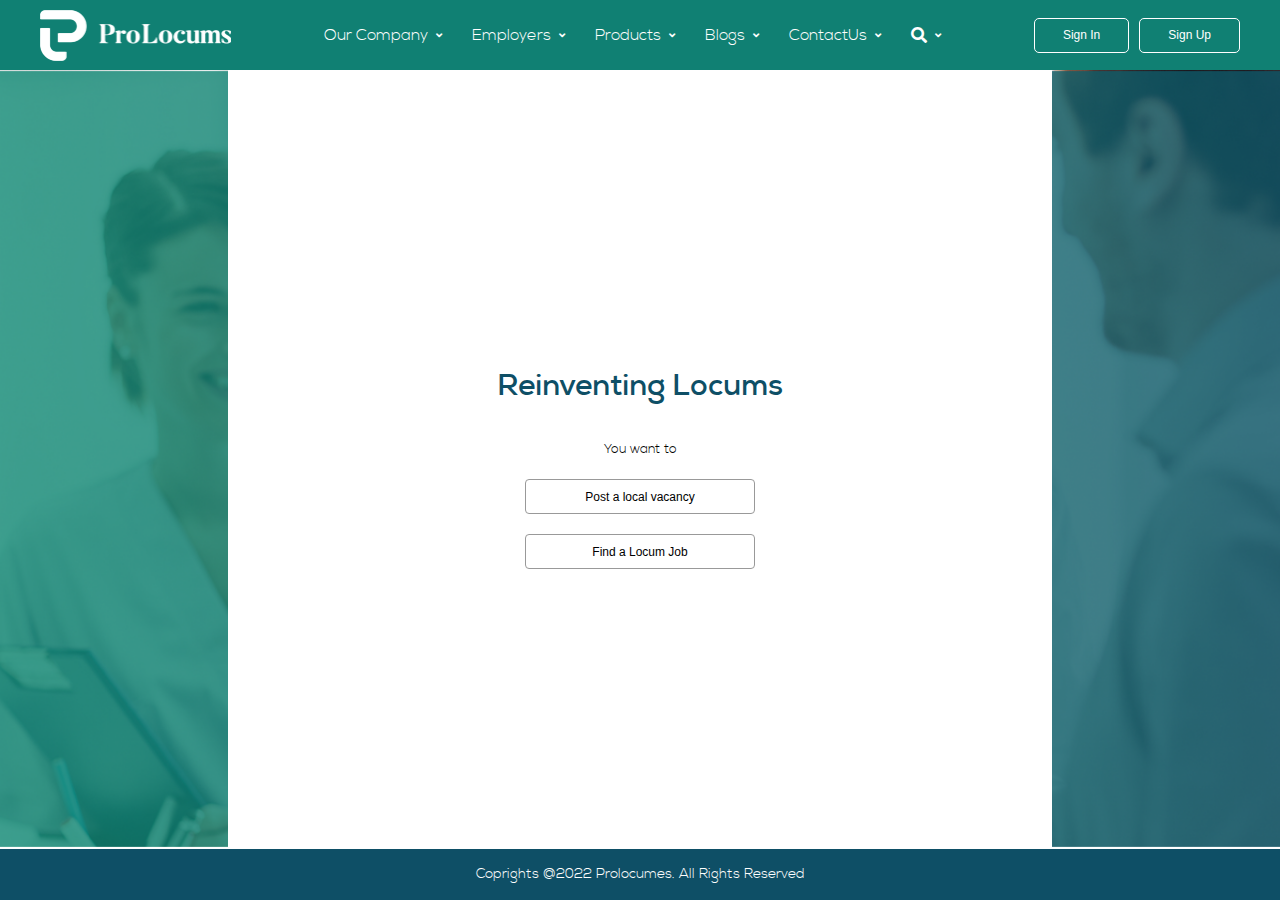
<file: sign-up1.html>
<!DOCTYPE html>
<html lang="en">

<head>
  <meta charset="UTF-8">
  <meta http-equiv="X-UA-Compatible" content="IE=edge">
  <meta name="viewport" content="width=device-width, initial-scale=1.0">
  <title>Document</title>
  <link rel="stylesheet" href="css/sign-up1.css">
  <link rel="stylesheet" href="css/fonts/stylesheet.css">
  <link rel="stylesheet" href="css/fontawesome-free-5.10.1-web/css/all.css">
</head>

<body>
  <!-- header section  -->
  <header>
    <div class="header-sec pd15">
      <a href="" class="logo">
        <img src="images/logo.png" alt="">
      </a>
      <ul class="menubar-s">
        <li><a href="http://127.0.0.1:5500/html/sign-up2.html" class="menutxt font">Our Company <span
              class="arrow fa fa-angle-down"></span></a></li>
        <li><a href="" class="menutxt font">Employers <span class="arrow fa fa-angle-down"></span></a></li>
        <li><a href="" class="menutxt font">Products <span class="arrow fa fa-angle-down"></span></a></li>
        <li><a href="" class="menutxt font">Blogs <span class="arrow fa fa-angle-down"></span></a></li>
        <li><a href="" class="menutxt font">ContactUs <span class="arrow fa fa-angle-down"></span></a></li>
        <li><a href="" class="menutxt"><span class="fa fa-search"></span> <span
              class="arrow fa fa-angle-down"></span></a></li>
      </ul>
      <div class="list-item">
        <div class="sign-btn-sec">
          <button class="sign-btn">Sign In</button>
          <button class="sign-btn ml10">Sign Up</button>
        </div>
        <div class="humburger-menu">
          <svg width="36" height="36" viewBox="0 0 25 25">
            <defs>
              <path id="a" d="M0 0h24v24H0z"></path>
              <path id="c" d="M3 18h18v-2H3v2zm0-5h18v-2H3v2zm0-7v2h18V6H3z"></path>
            </defs>
            <g fill="#fff" fill-rule="evenodd">
              <mask id="d" fill="#fff">
                <use xlink:href="#c"></use>
              </mask>
              <use fill="#f6b129;" fill-rule="nonzero" xlink:href="#c"></use>
              <g fill="#f6b129;" mask="url(#d)">
                <path d="M0 0h24v24H0z"></path>
              </g>
            </g>
          </svg>
        </div>
      </div>
    </div>
  </header>
  <!-- sign in section -->
  <div class="sign-body main-wrapper">
    <div class="sign-up-sec">
      <div class="sign-up">
        <h2>Reinventing Locums</h2>
        <div>
          <p>You want to</p>
          <button class="btn">Post a local vacancy</button>
          <div class="mt20">
            <button class="btn">Find a Locum Job</button>
          </div>
        </div>
      </div>
    </div>
  </div>
  <!-- copyright-section  -->
  <div class="copyright-sec">
    <p>Coprights @2022 Prolocumes. All Rights Reserved</p>
  </div>
</body>

</html>
</file>
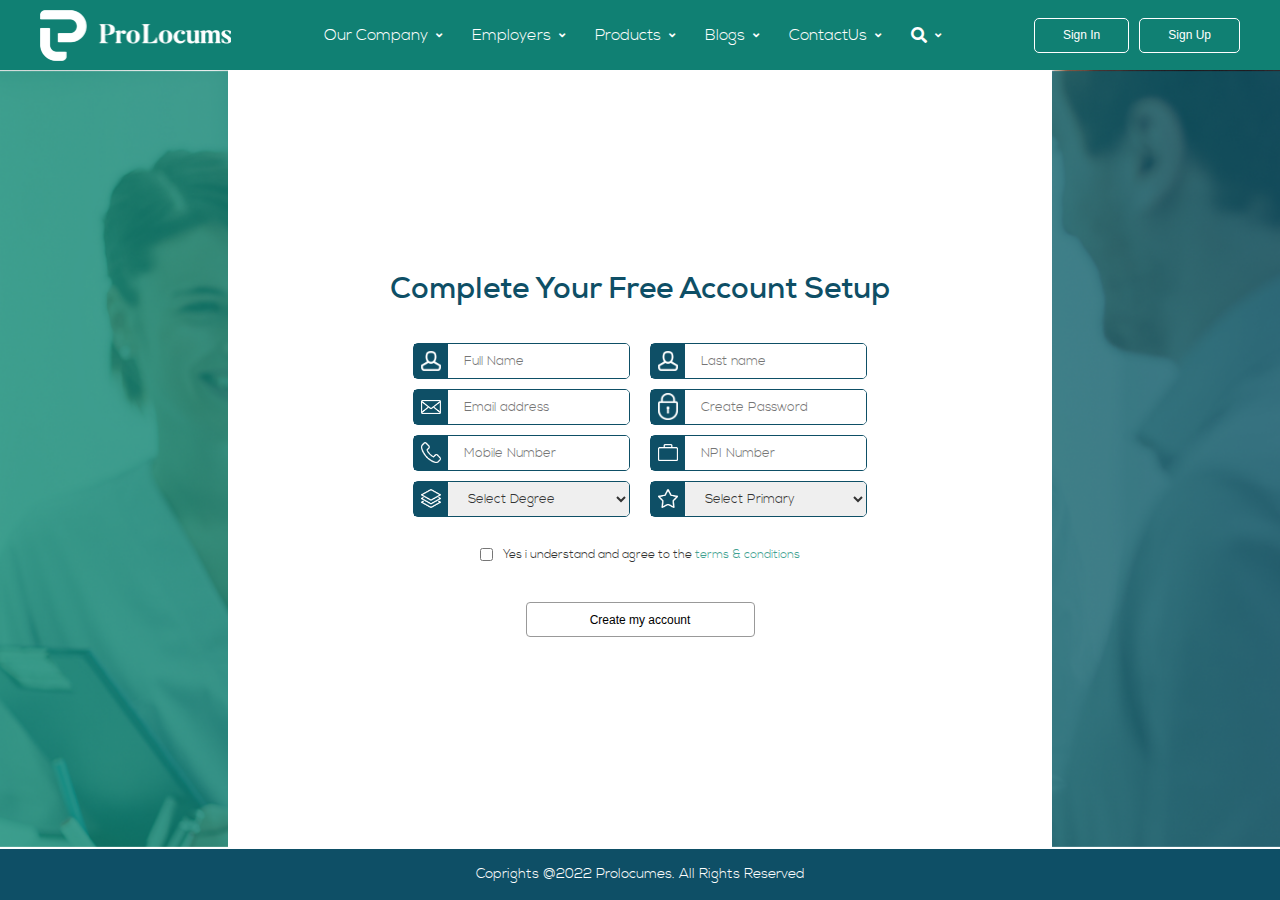
<file: sign-up2.html>
<!DOCTYPE html>
<html lang="en">

<head>
    <meta charset="UTF-8">
    <meta http-equiv="X-UA-Compatible" content="IE=edge">
    <meta name="viewport" content="width=device-width, initial-scale=1.0">
    <title>Document</title>
    <link rel="stylesheet" href="css/sign-up2.css">
    <link rel="stylesheet" href="css/fontawesome-free-5.10.1-web/css/all.css">
    <link rel="stylesheet" href="css/fonts/stylesheet.css">
</head>

<body>
    <!-- header section  -->
    <header>
        <div class="header-sec pd15">
            <a href="" class="logo">
                <img src="images/logo.png" alt="">
            </a>
            <ul class="menubar-s">
                <li><a href="http://127.0.0.1:5500/html/sign-up3.html" class="menutxt font">Our Company <span
                            class="arrow fa fa-angle-down"></span></a></li>
                <li><a href="" class="menutxt font">Employers <span class="arrow fa fa-angle-down"></span></a></li>
                <li><a href="" class="menutxt font">Products <span class="arrow fa fa-angle-down"></span></a></li>
                <li><a href="" class="menutxt font">Blogs <span class="arrow fa fa-angle-down"></span></a></li>
                <li><a href="" class="menutxt font">ContactUs <span class="arrow fa fa-angle-down"></span></a></li>
                <li><a href="" class="menutxt"><span class="fa fa-search"></span> <span
                            class="arrow fa fa-angle-down"></span></a></li>
            </ul>
            <div class="list-item">
                <div class="sign-btn-sec">
                    <button class="sign-btn">Sign In</button>
                    <button class="sign-btn ml10">Sign Up</button>
                </div>
                <div class="humburger-menu">
                    <svg width="36" height="36" viewBox="0 0 25 25">
                        <defs>
                            <path id="a" d="M0 0h24v24H0z"></path>
                            <path id="c" d="M3 18h18v-2H3v2zm0-5h18v-2H3v2zm0-7v2h18V6H3z"></path>
                        </defs>
                        <g fill="#fff" fill-rule="evenodd">
                            <mask id="d" fill="#fff">
                                <use xlink:href="#c"></use>
                            </mask>
                            <use fill="#f6b129;" fill-rule="nonzero" xlink:href="#c"></use>
                            <g fill="#f6b129;" mask="url(#d)">
                                <path d="M0 0h24v24H0z"></path>
                            </g>
                        </g>
                    </svg>
                </div>
            </div>
        </div>
    </header>
    <!-- sign in section -->
    <div class="sign-body main-wrapper">
        <div class="sign-up-sec">
            <div class="sign-up">
                <h2>Complete Your Free Account Setup</h2>
                <form>
                    <div class="form-list-sec">
                        <ul class="info-list">
                            <li>
                                <div><span><img src="images/Asset 10.png" alt=""></span><input type="text"
                                        placeholder="Full Name"></div>
                            </li>
                            <li>
                                <div><span><img src="images/Asset 9.png" alt=""></span><input type="text"
                                        placeholder="Email address"></div>
                            </li>
                            <li>
                                <div><span><img src="images/Asset 11.png" alt=""></span><input type="text"
                                        placeholder="Mobile Number"></div>
                            </li>
                            <li>
                                <div><span><img src="images/Asset 14.png" alt=""></span><select name="degree">
                                        <option class="opt">Select Degree</option>
                                        <option class="opt">MCA</option>
                                    </select>
                                </div>
                            </li>
                        </ul>
                        <ul class="info-list">
                            <li>
                                <div><span><img src="images/Asset 10.png" alt=""></span><input type="text"
                                        placeholder="Last name"></div>
                            </li>
                            <li>
                                <div><span><img src="images/Asset 17.png" alt=""></span><input type="text"
                                        placeholder="Create Password"></div>
                            </li>
                            <li>
                                <div><span><img src="images/Asset 13.png" alt=""></span><input type="text"
                                        placeholder="NPI Number"></div>
                            </li>
                            <li>
                                <div><span><img src="images/Asset 12.png" alt=""></span><select name="degree>">
                                        <option>Select Primary</option>
                                        <option>MCA</option>
                                    </select></div>
                            </li>
                        </ul>
                    </div>
                    <div class="check-sec">
                        <input type="checkbox">
                        <span>Yes i understand and agree to the <a href="">terms & conditions</a></span>
                    </div>
                    <div class="btn-sec">
                        <button class="btn">Create my account</button>
                    </div>
                </form>
            </div>
        </div>
    </div>
    <!-- copyright-section  -->
    <div class="copyright-sec">
        <p>Coprights @2022 Prolocumes. All Rights Reserved</p>
    </div>
</body>

</html>
</file>
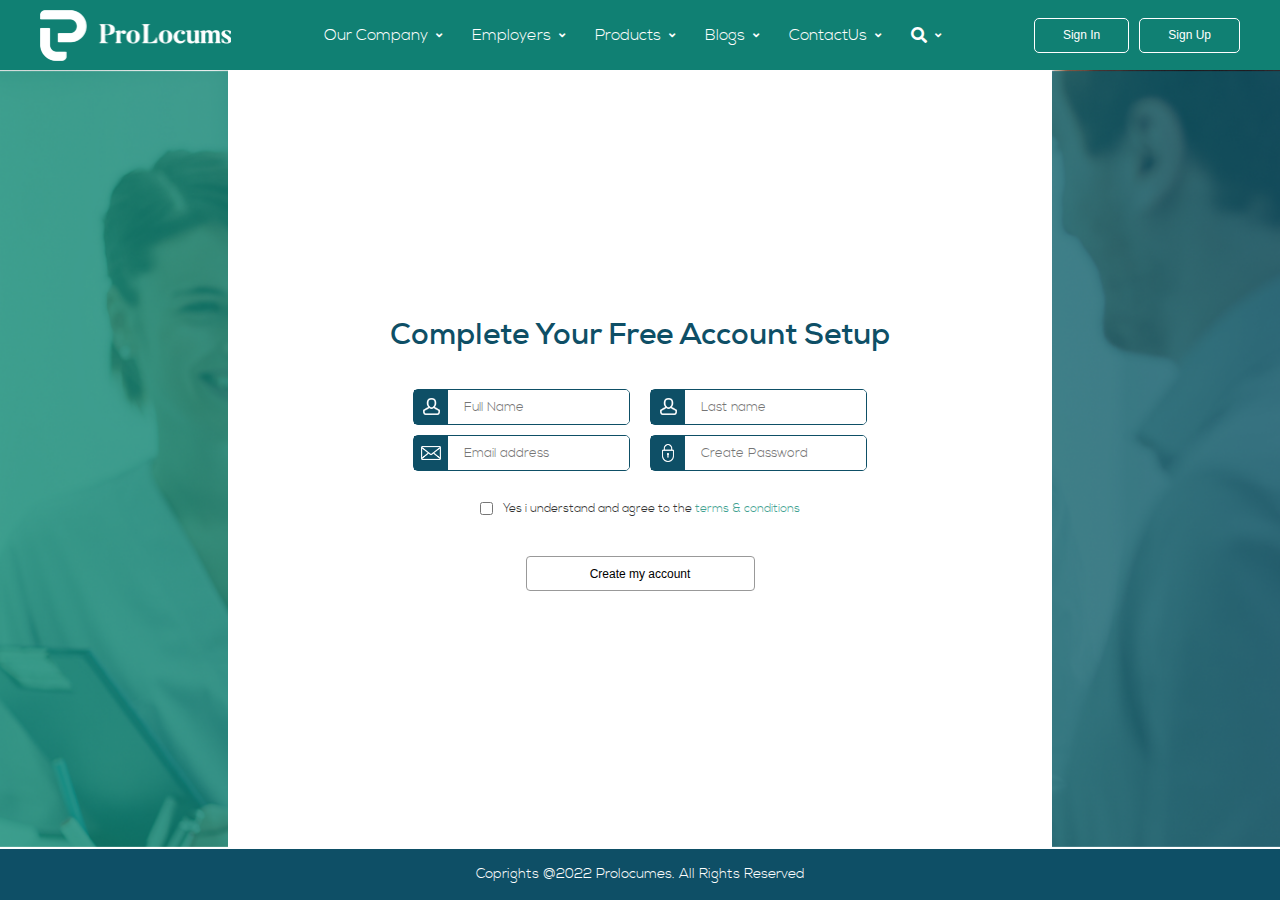
<file: sign-up3.html>
<!DOCTYPE html>
<html lang="en">
<head>
    <meta charset="UTF-8">
    <meta http-equiv="X-UA-Compatible" content="IE=edge">
    <meta name="viewport" content="width=device-width, initial-scale=1.0">
    <title>Document</title>
    <link rel="stylesheet" href="css/sign-up3.css">
    <link rel="stylesheet" href="css/fontawesome-free-5.10.1-web/css/all.css">
    <link rel="stylesheet" href="css/fonts/stylesheet.css">
</head>
<body>
    <!-- header section  -->
    <header>
        <div class="header-sec pd15">
            <a href="" class="logo">
                <img src="images/logo.png" alt="">
            </a>
            <ul class="menubar-s">
              <li><a href="" class="menutxt font">Our Company  <span class="arrow fa fa-angle-down"></span></a></li>
              <li><a href="" class="menutxt font">Employers  <span class="arrow fa fa-angle-down"></span></a></li>
              <li><a href="" class="menutxt font">Products  <span class="arrow fa fa-angle-down"></span></a></li>
              <li><a href="" class="menutxt font">Blogs  <span class="arrow fa fa-angle-down"></span></a></li>
              <li><a href="" class="menutxt font">ContactUs  <span class="arrow fa fa-angle-down"></span></a></li>
              <li><a href="" class="menutxt"><span class="fa fa-search"></span>  <span class="arrow fa fa-angle-down"></span></a></li>
          </ul>
            <div class="list-item">
                <div class="sign-btn-sec">
                    <button class="sign-btn">Sign In</button>
                    <button class="sign-btn ml10">Sign Up</button>
                </div>
                <div class="humburger-menu">
                    <svg width="36" height="36" viewBox="0 0 25 25">
                      <defs>
                        <path id="a" d="M0 0h24v24H0z"></path>
                        <path id="c" d="M3 18h18v-2H3v2zm0-5h18v-2H3v2zm0-7v2h18V6H3z"></path>
                      </defs>
                      <g fill="#fff" fill-rule="evenodd">
                        <mask id="d" fill="#fff">
                          <use xlink:href="#c"></use>
                        </mask>
                        <use fill="#f6b129;" fill-rule="nonzero" xlink:href="#c"></use>
                        <g fill="#f6b129;" mask="url(#d)">
                          <path d="M0 0h24v24H0z"></path>
                        </g>
                      </g>
                    </svg>
                  </div>
            </div>
        </div>
    </header>
    <!-- sign in section -->
    <div class="sign-body main-wrapper">
    <div class="sign-up-sec">
        <div class="sign-up">
          <h2>Complete Your Free Account Setup</h2>
          <form>
              <div class="form-list-sec">
                <ul class="info-list">
                    <li>
                        <div><span><img src="images/Asset 10.png" width="16px" height="17px" alt=""></span><input type="text" placeholder="Full Name"></div>
                    </li>
                    <li>
                        <div><span><img src="images/Asset 9.png" width="18px" height="14px" alt=""></span><input type="text" placeholder="Email address"></div>
                    </li>
                  
                  </ul>
                  <ul class="info-list">
                    <li>
                        <div><span><img src="images/Asset 10.png" width="16px" height="17px" alt=""></span><input type="text" placeholder="Last name"></div>
                    </li>
                    <li>
                        <div><span><img src="images/Asset 17.png" width="13px" height="18px" alt=""></span><input type="text"  placeholder="Create Password"></div>
                    </li>
                  </ul>
              </div>
            <div class="check-sec">
                <input type="checkbox">
                <span>Yes i understand and agree to the <a href="">terms & conditions</a></span>
            </div>
                <div class="btn-sec">
                    <button class="btn">Create my account</button>
                </div>
          </form>
        </div>
    </div>
   </div>
      <!-- copyright-section  -->
      <div class="copyright-sec">
        <p>Coprights @2022 Prolocumes. All Rights Reserved</p>
    </div>
</body>
</html>
</file>
<file: css/signin.css>
* {
  margin: 0;
  padding: 0;
  -webkit-box-sizing: border-box;
          box-sizing: border-box;
}

body, input, select {
  font-family: 'nexa_lightregular';
  color: #333;
}

a {
  text-decoration: none;
}

h1 {
  color: #0e4f66;
}

h3 {
  color: #0e4f66;
  text-transform: uppercase;
  font-size: 18px;
}

h4 {
  color: #0e4f66;
}

h2 {
  color: #0e4f66;
}

ul {
  list-style-type: none;
}

h1, h2, h3, h4, h5, h6, strong {
  font-family: 'nexabold';
}

p {
  font-size: 13px;
}

.btn {
  font-size: 12px;
  border: 1px solid #999;
  border-radius: 4px;
  padding: 10px 15px 9px;
  background: transparent;
  cursor: pointer;
  -webkit-transition: all 0.2s linear;
  transition: all 0.2s linear;
}

.btn:hover {
  background: #0e4f66;
  border-color: #0e4f66;
  color: #fff;
}

select,
input {
  font-size: 13px;
  height: 34px;
  padding: 0 16px;
  border: 1px solid #999;
  border-radius: 4px;
}

input[type="checkbox"] {
  height: auto;
}

.container {
  padding: 0 15px;
}

.table-wrapper table {
  width: 100%;
  border-collapse: collapse;
}

.table-wrapper table tr:not(:last-child) {
  text-align: left;
  border-bottom: 1px solid #ccc;
}

.table-wrapper table td {
  font-size: 13px;
}

.table-wrapper table th, .table-wrapper table td {
  line-height: 1;
}

.table-wrapper table tr:first-child {
  border-bottom: 1px solid #999;
}

.main-wrapper {
  min-height: calc(100vh - 57px - 51px);
}

@media all and (min-width: 768px) {
  .main-wrapper {
    min-height: calc(100vh - 70px - 51px);
  }
  .container {
    max-width: 1120px;
    margin: 0 auto;
  }
  table th {
    text-transform: uppercase;
    font-size: 18px;
  }
}

.paginations {
  margin: 5% 0 3%;
}

.paginations ul {
  display: -webkit-box;
  display: -ms-flexbox;
  display: flex;
  -webkit-box-align: center;
      -ms-flex-align: center;
          align-items: center;
  -webkit-box-pack: center;
      -ms-flex-pack: center;
          justify-content: center;
}

.paginations li {
  margin: 0 4px;
}

.paginations li:hover a,
.paginations li.active a {
  background: #118975;
  color: #fff;
}

.paginations a {
  padding: 9px 13px;
  width: 36px;
  background: #edebeb;
  color: #0f0f0f;
  display: block;
  border-radius: 6px;
  text-align: center;
}

table th, table td {
  padding: 20px 0;
}

@media only screen and (max-width: 767px) {
  table th, table td {
    font-size: 14px;
  }
  table td {
    width: 20%;
    padding: 0 10px;
  }
}

header {
  background-color: #108073;
  height: 57px;
}

.header-sec {
  display: -webkit-box;
  display: -ms-flexbox;
  display: flex;
  -webkit-box-pack: justify;
      -ms-flex-pack: justify;
          justify-content: space-between;
  -webkit-box-align: center;
      -ms-flex-align: center;
          align-items: center;
}

.header-sec .logo {
  display: -webkit-box;
  display: -ms-flexbox;
  display: flex;
  -webkit-box-pack: center;
      -ms-flex-pack: center;
          justify-content: center;
  -webkit-box-align: center;
      -ms-flex-align: center;
          align-items: center;
}

.header-sec .search {
  width: 20px;
}

.header-sec .font {
  line-height: 1;
}

.header-sec .menutxt {
  color: white;
  padding: 15px;
  display: -webkit-box;
  display: -ms-flexbox;
  display: flex;
  -webkit-box-align: center;
      -ms-flex-align: center;
          align-items: center;
}

.header-sec .menutxt .arrow {
  margin-left: 8px;
  font-size: x-small;
}

.header-sec .menutxt .mimg {
  width: 20px;
}

.header-sec .menutxt .user {
  width: 20px;
  height: 20px;
  border-radius: 50%;
  background-color: #ccc;
  display: -webkit-box;
  display: -ms-flexbox;
  display: flex;
  -webkit-box-pack: center;
      -ms-flex-pack: center;
          justify-content: center;
  -webkit-box-align: center;
      -ms-flex-align: center;
          align-items: center;
}

.header-sec .menutxt .user img {
  width: 10px;
}

.header-sec .humburger-menu-ap, .header-sec .humburger-menu {
  margin-left: 10px;
}

.header-sec .menubar li:hover, .header-sec .menubar-s li:hover {
  border-bottom: 1px solid white;
}

.header-sec .sign-btn {
  font-size: 12px;
  line-height: 1;
  padding: 10.5px 28px;
  background-color: transparent;
  border: 1px solid white;
  color: white;
  border-radius: 5px;
  cursor: pointer;
  -webkit-transition: all 0.2s linear;
  transition: all 0.2s linear;
}

.header-sec .sign-btn:hover {
  background: #0e4f66;
  border-color: #0e4f66;
  color: #fff;
}

@media only screen and (max-width: 767px) {
  header {
    padding: 10px 0;
  }
  .header-sec .logo img {
    width: 140px;
  }
  .header-sec .sign-btn-sec {
    display: none;
  }
  .header-sec .menubar {
    display: none;
    width: 100%;
    background-color: #108073;
    position: absolute;
    top: 57px;
    padding: 10px;
    border-top: 1px solid white;
    z-index: 1;
  }
  .header-sec .humburger-menu-ap {
    display: block;
    height: 36px;
  }
  .header-sec .head {
    font-size: 20px;
    padding: 20px 0;
  }
  .pd15 {
    padding: 0 15px;
  }
}

@media only screen and (min-width: 1025px) {
  .humburger-menu {
    display: none;
  }
  .menubar-s {
    display: -webkit-box;
    display: -ms-flexbox;
    display: flex;
  }
  .sign-btn-sec {
    display: -webkit-box;
    display: -ms-flexbox;
    display: flex;
    -webkit-box-align: center;
        -ms-flex-align: center;
            align-items: center;
  }
  .sign-btn-sec .ml10 {
    margin-left: 10px;
  }
  .font {
    font-size: 16px;
  }
}

@media only screen and (max-width: 1024px) {
  .menubar-s {
    display: none;
    width: 100%;
    background-color: #108073;
    position: absolute;
    top: 57px;
    padding: 10px;
    border-top: 1px solid white;
    z-index: 1;
  }
  .sign-btn-sec {
    display: none;
  }
  .humburger-menu {
    display: block;
    height: 36px;
  }
  .menubar {
    display: none;
  }
}

@media only screen and (min-width: 768px) {
  header .container .header-sec {
    margin: 0 -20px;
  }
  header {
    height: 70px;
    padding: 10px 20px;
  }
  .header-sec {
    margin: 0 20px;
  }
  .header-sec .logo img {
    width: 191px;
  }
  .header-sec .list-item {
    display: -webkit-box;
    display: -ms-flexbox;
    display: flex;
    -webkit-box-align: center;
        -ms-flex-align: center;
            align-items: center;
  }
  .menubar {
    display: -webkit-box;
    display: -ms-flexbox;
    display: flex;
  }
  .humburger-menu-ap {
    display: none;
  }
}

@media only screen and (min-width: 1026px) and (max-width: 1137px) {
  .header-sec .logo img {
    width: 120px;
  }
  .menubar-s .menutxt {
    font-size: 12px;
  }
}

@media only screen and (min-width: 768px) and (max-width: 931px) {
  .header-sec .menubar {
    font-size: 12px;
  }
}

.copyright-sec {
  background-color: #0e4f66;
}

.copyright-sec p {
  font-size: 12px;
  padding: 25px 0;
  line-height: 1px;
  color: white;
  text-align: center;
}

@media all and (min-width: 768px) {
  .copyright-sec p {
    font-size: 14px;
  }
}

.sign-body {
  background-image: url("../images/New Project.png");
  background-repeat: no-repeat;
  background-size: cover;
  width: 100%;
}

.signin-sec {
  margin: 0 auto;
  text-align: center;
  background-color: transparent;
  padding: 10px;
}

.form {
  margin: 0 auto;
}

.form h1 {
  color: white;
  line-height: 1;
}

.form .field-sec {
  padding-top: 10px;
}

.form .field {
  border: 1px solid white;
  display: -webkit-box;
  display: -ms-flexbox;
  display: flex;
  margin: 15px 0;
  color: white;
  border-radius: 5px;
}

.form .field span {
  display: -webkit-box;
  display: -ms-flexbox;
  display: flex;
  background-color: white;
  -webkit-box-align: center;
      -ms-flex-align: center;
          align-items: center;
  padding: 4px;
  -webkit-box-pack: center;
      -ms-flex-pack: center;
          justify-content: center;
  width: 35px;
  height: 34px;
}

.form .field input {
  width: calc(100% - 20px);
  border: none;
  outline: none;
  outline: none;
  padding: 5px 10px;
  background-color: transparent;
  color: white;
  font-size: 13px;
}

.form .field ::-webkit-input-placeholder {
  color: white;
}

.form .field :-ms-input-placeholder {
  color: white;
}

.form .field ::-ms-input-placeholder {
  color: white;
}

.form .field ::placeholder {
  color: white;
}

.form .submit-sec .submit {
  border-radius: 5px;
  font-size: 12px;
  line-height: 1;
  border: 1px solid white;
  color: white;
  outline: none;
  background-color: transparent;
  -webkit-transition: all 0.2s linear;
  transition: all 0.2s linear;
  cursor: pointer;
}

.form .submit-sec .submit:hover {
  background: #0e4f66;
  border-color: #0e4f66;
  color: #fff;
}

.form .btn-sec {
  display: -webkit-box;
  display: -ms-flexbox;
  display: flex;
  -webkit-box-pack: center;
      -ms-flex-pack: center;
          justify-content: center;
}

.form .btn-sec a {
  display: block;
  padding: 0 15px;
  font-size: 10px;
  line-height: 1;
  color: white;
  -webkit-transition: 0.3s ease all;
  transition: 0.3s ease all;
}

.form .btn-sec a:hover {
  text-decoration: underline;
}

.form .btn-sec .bo {
  border-right: 1px solid white;
}

@media only screen and (max-width: 767px) {
  .sign-body {
    display: -webkit-box;
    display: -ms-flexbox;
    display: flex;
    -webkit-box-align: center;
        -ms-flex-align: center;
            align-items: center;
  }
  .signin-sec {
    width: 100%;
  }
  .form {
    width: 90%;
  }
  .form h1 {
    font-size: 14px;
  }
  .submit-sec {
    padding: 10px 0;
  }
  .submit-sec .submit {
    padding: 10px 35px;
  }
  .btn-sec {
    padding: 10px 0;
  }
}

@media only screen and (min-width: 768px) {
  .sign-body {
    padding: 150px 0;
    min-height: calc(100vh - 70px - 51px);
  }
  .signin-sec {
    position: relative;
    width: 50%;
    top: 20px;
  }
  .signin-sec .form {
    width: 50%;
  }
  .signin-sec .form h1 {
    font-size: 40px;
  }
  .submit-sec {
    padding: 20px 0;
  }
  .submit-sec .submit {
    padding: 15px 35px;
  }
}
/*# sourceMappingURL=signin.css.map */
</file>
<file: css/fonts/stylesheet.css>
/*! Generated by Font Squirrel (https://www.fontsquirrel.com) on March 16, 2022 */



@font-face {
    font-family: 'nexa_lightregular';
    src: url('nexa_light-webfont.woff2') format('woff2'),
         url('nexa_light-webfont.woff') format('woff');
    font-weight: normal;
    font-style: normal;

}




@font-face {
    font-family: 'nexabold';
    src: url('nexabold-webfont.woff2') format('woff2'),
         url('nexabold-webfont.woff') format('woff');
    font-weight: normal;
    font-style: normal;

}




@font-face {
    font-family: 'nexaregular';
    src: url('nexaregular-webfont.woff2') format('woff2'),
         url('nexaregular-webfont.woff') format('woff');
    font-weight: normal;
    font-style: normal;

}
</file>
<file: css/application.css>
* {
  margin: 0;
  padding: 0;
  -webkit-box-sizing: border-box;
          box-sizing: border-box;
}

body, input, select {
  font-family: 'nexa_lightregular';
  color: #333;
}

a {
  text-decoration: none;
}

h1 {
  color: #0e4f66;
}

h3 {
  color: #0e4f66;
  text-transform: uppercase;
  font-size: 18px;
}

h4 {
  color: #0e4f66;
}

h2 {
  color: #0e4f66;
}

ul {
  list-style-type: none;
}

h1, h2, h3, h4, h5, h6, strong {
  font-family: 'nexabold';
}

p {
  font-size: 13px;
}

.btn {
  font-size: 12px;
  border: 1px solid #999;
  border-radius: 4px;
  padding: 10px 15px 9px;
  background: transparent;
  cursor: pointer;
  -webkit-transition: all 0.2s linear;
  transition: all 0.2s linear;
}

.btn:hover {
  background: #0e4f66;
  border-color: #0e4f66;
  color: #fff;
}

select,
input {
  font-size: 13px;
  height: 34px;
  padding: 0 16px;
  border: 1px solid #999;
  border-radius: 4px;
}

input[type="checkbox"] {
  height: auto;
}

.container {
  padding: 0 15px;
}

.table-wrapper table {
  width: 100%;
  border-collapse: collapse;
}

.table-wrapper table tr:not(:last-child) {
  text-align: left;
  border-bottom: 1px solid #ccc;
}

.table-wrapper table td {
  font-size: 13px;
}

.table-wrapper table th, .table-wrapper table td {
  line-height: 1;
}

.table-wrapper table tr:first-child {
  border-bottom: 1px solid #999;
}

.main-wrapper {
  min-height: calc(100vh - 57px - 51px);
}

@media all and (min-width: 768px) {
  .main-wrapper {
    min-height: calc(100vh - 70px - 51px);
  }
  .container {
    max-width: 1120px;
    margin: 0 auto;
  }
  table th {
    text-transform: uppercase;
    font-size: 18px;
  }
}

.paginations {
  margin: 5% 0 3%;
}

.paginations ul {
  display: -webkit-box;
  display: -ms-flexbox;
  display: flex;
  -webkit-box-align: center;
      -ms-flex-align: center;
          align-items: center;
  -webkit-box-pack: center;
      -ms-flex-pack: center;
          justify-content: center;
}

.paginations li {
  margin: 0 4px;
}

.paginations li:hover a,
.paginations li.active a {
  background: #118975;
  color: #fff;
}

.paginations a {
  padding: 9px 13px;
  width: 36px;
  background: #edebeb;
  color: #0f0f0f;
  display: block;
  border-radius: 6px;
  text-align: center;
}

table th, table td {
  padding: 20px 0;
}

@media only screen and (max-width: 767px) {
  table th, table td {
    font-size: 14px;
  }
  table td {
    width: 20%;
    padding: 0 10px;
  }
}

header {
  background-color: #108073;
  height: 57px;
}

.header-sec {
  display: -webkit-box;
  display: -ms-flexbox;
  display: flex;
  -webkit-box-pack: justify;
      -ms-flex-pack: justify;
          justify-content: space-between;
  -webkit-box-align: center;
      -ms-flex-align: center;
          align-items: center;
}

.header-sec .logo {
  display: -webkit-box;
  display: -ms-flexbox;
  display: flex;
  -webkit-box-pack: center;
      -ms-flex-pack: center;
          justify-content: center;
  -webkit-box-align: center;
      -ms-flex-align: center;
          align-items: center;
}

.header-sec .search {
  width: 20px;
}

.header-sec .font {
  line-height: 1;
}

.header-sec .menutxt {
  color: white;
  padding: 15px;
  display: -webkit-box;
  display: -ms-flexbox;
  display: flex;
  -webkit-box-align: center;
      -ms-flex-align: center;
          align-items: center;
}

.header-sec .menutxt .arrow {
  margin-left: 8px;
  font-size: x-small;
}

.header-sec .menutxt .mimg {
  width: 20px;
}

.header-sec .menutxt .user {
  width: 20px;
  height: 20px;
  border-radius: 50%;
  background-color: #ccc;
  display: -webkit-box;
  display: -ms-flexbox;
  display: flex;
  -webkit-box-pack: center;
      -ms-flex-pack: center;
          justify-content: center;
  -webkit-box-align: center;
      -ms-flex-align: center;
          align-items: center;
}

.header-sec .menutxt .user img {
  width: 10px;
}

.header-sec .humburger-menu-ap, .header-sec .humburger-menu {
  margin-left: 10px;
}

.header-sec .menubar li:hover, .header-sec .menubar-s li:hover {
  border-bottom: 1px solid white;
}

.header-sec .sign-btn {
  font-size: 12px;
  line-height: 1;
  padding: 10.5px 28px;
  background-color: transparent;
  border: 1px solid white;
  color: white;
  border-radius: 5px;
  cursor: pointer;
  -webkit-transition: all 0.2s linear;
  transition: all 0.2s linear;
}

.header-sec .sign-btn:hover {
  background: #0e4f66;
  border-color: #0e4f66;
  color: #fff;
}

@media only screen and (max-width: 767px) {
  header {
    padding: 10px 0;
  }
  .header-sec .logo img {
    width: 140px;
  }
  .header-sec .sign-btn-sec {
    display: none;
  }
  .header-sec .menubar {
    display: none;
    width: 100%;
    background-color: #108073;
    position: absolute;
    top: 57px;
    padding: 10px;
    border-top: 1px solid white;
    z-index: 1;
  }
  .header-sec .humburger-menu-ap {
    display: block;
    height: 36px;
  }
  .header-sec .head {
    font-size: 20px;
    padding: 20px 0;
  }
  .pd15 {
    padding: 0 15px;
  }
}

@media only screen and (min-width: 1025px) {
  .humburger-menu {
    display: none;
  }
  .menubar-s {
    display: -webkit-box;
    display: -ms-flexbox;
    display: flex;
  }
  .sign-btn-sec {
    display: -webkit-box;
    display: -ms-flexbox;
    display: flex;
    -webkit-box-align: center;
        -ms-flex-align: center;
            align-items: center;
  }
  .sign-btn-sec .ml10 {
    margin-left: 10px;
  }
  .font {
    font-size: 16px;
  }
}

@media only screen and (max-width: 1024px) {
  .menubar-s {
    display: none;
    width: 100%;
    background-color: #108073;
    position: absolute;
    top: 57px;
    padding: 10px;
    border-top: 1px solid white;
    z-index: 1;
  }
  .sign-btn-sec {
    display: none;
  }
  .humburger-menu {
    display: block;
    height: 36px;
  }
  .menubar {
    display: none;
  }
}

@media only screen and (min-width: 768px) {
  header .container .header-sec {
    margin: 0 -20px;
  }
  header {
    height: 70px;
    padding: 10px 20px;
  }
  .header-sec {
    margin: 0 20px;
  }
  .header-sec .logo img {
    width: 191px;
  }
  .header-sec .list-item {
    display: -webkit-box;
    display: -ms-flexbox;
    display: flex;
    -webkit-box-align: center;
        -ms-flex-align: center;
            align-items: center;
  }
  .menubar {
    display: -webkit-box;
    display: -ms-flexbox;
    display: flex;
  }
  .humburger-menu-ap {
    display: none;
  }
}

@media only screen and (min-width: 1026px) and (max-width: 1137px) {
  .header-sec .logo img {
    width: 120px;
  }
  .menubar-s .menutxt {
    font-size: 12px;
  }
}

@media only screen and (min-width: 768px) and (max-width: 931px) {
  .header-sec .menubar {
    font-size: 12px;
  }
}

.copyright-sec {
  background-color: #0e4f66;
}

.copyright-sec p {
  font-size: 12px;
  padding: 25px 0;
  line-height: 1px;
  color: white;
  text-align: center;
}

@media all and (min-width: 768px) {
  .copyright-sec p {
    font-size: 14px;
  }
}

.applications {
  display: -webkit-box;
  display: -ms-flexbox;
  display: flex;
}

.application-types-sec {
  background-color: #f0f0f0;
  -webkit-box-pack: end;
      -ms-flex-pack: end;
          justify-content: flex-end;
  display: -webkit-box;
  display: -ms-flexbox;
  display: flex;
  padding: 20px 0;
}

.basic-info {
  background-color: #118975;
  padding: 6px 15px;
  color: white;
  line-height: 1;
  border-top-left-radius: 5px;
  border-bottom-left-radius: 5px;
  margin-bottom: 10px;
  display: -webkit-box;
  display: -ms-flexbox;
  display: flex;
  -webkit-box-pack: justify;
      -ms-flex-pack: justify;
          justify-content: space-between;
  -webkit-box-align: center;
      -ms-flex-align: center;
          align-items: center;
}

.basic-info span {
  display: inline-block;
  margin-left: 10px;
}

.application-type-lists li a {
  line-height: 1;
  color: black;
  padding: 10px 0;
  display: -webkit-box;
  display: -ms-flexbox;
  display: flex;
}

.application-type-lists li a:hover {
  text-decoration: underline;
}

.application-types-info {
  padding: 20px 0;
  width: calc(100% - 30%);
  margin: 0 6%;
}

.btn-wrapper {
  padding: 35px 0;
}

@media all and (min-width: 768px) {
  .application-types {
    width: 63%;
  }
  .application-types h2 {
    padding-left: 15px;
    padding-right: 15px;
  }
  .application-types-sec {
    width: 30%;
  }
  .humburger-menu {
    display: none;
  }
  .basic-info {
    font-size: 18px;
  }
  .basic-info span img {
    width: 20px;
  }
  .head {
    font-size: 30px;
    padding-top: 40px;
    padding-bottom: 40px;
  }
  .application-type-lists li a {
    font-size: 14px;
  }
}

@media only screen and (max-width: 767px) {
  .applications {
    padding: 0 15px;
  }
  .application-types-sec {
    display: none;
  }
  .application-types-info {
    overflow: auto;
    margin: 0;
    width: 100%;
  }
  .basic-info {
    font-size: 14px;
  }
  .basic-info span img {
    width: 20px;
  }
  .application-type-lists {
    padding: 0 10px;
  }
  .application-type-lists li a {
    font-size: 14px;
  }
  .head {
    font-size: 18px;
  }
}
/*# sourceMappingURL=application.css.map */
</file>
<file: css/credentialing.css>
header {
  background-color: #108073;
  height: 57px;
}

.header-sec {
  display: -webkit-box;
  display: -ms-flexbox;
  display: flex;
  -webkit-box-pack: justify;
      -ms-flex-pack: justify;
          justify-content: space-between;
  -webkit-box-align: center;
      -ms-flex-align: center;
          align-items: center;
}

.header-sec .logo {
  display: -webkit-box;
  display: -ms-flexbox;
  display: flex;
  -webkit-box-pack: center;
      -ms-flex-pack: center;
          justify-content: center;
  -webkit-box-align: center;
      -ms-flex-align: center;
          align-items: center;
}

.header-sec .search {
  width: 20px;
}

.header-sec .font {
  line-height: 1;
}

.header-sec .menutxt {
  color: white;
  padding: 15px;
  display: -webkit-box;
  display: -ms-flexbox;
  display: flex;
  -webkit-box-align: center;
      -ms-flex-align: center;
          align-items: center;
}

.header-sec .menutxt .arrow {
  margin-left: 8px;
  font-size: x-small;
}

.header-sec .menutxt .mimg {
  width: 20px;
}

.header-sec .menutxt .user {
  width: 20px;
  height: 20px;
  border-radius: 50%;
  background-color: #ccc;
  display: -webkit-box;
  display: -ms-flexbox;
  display: flex;
  -webkit-box-pack: center;
      -ms-flex-pack: center;
          justify-content: center;
  -webkit-box-align: center;
      -ms-flex-align: center;
          align-items: center;
}

.header-sec .menutxt .user img {
  width: 10px;
}

.header-sec .humburger-menu-ap, .header-sec .humburger-menu {
  margin-left: 10px;
}

.header-sec .menubar li:hover, .header-sec .menubar-s li:hover {
  border-bottom: 1px solid white;
}

.header-sec .sign-btn {
  font-size: 12px;
  line-height: 1;
  padding: 10.5px 28px;
  background-color: transparent;
  border: 1px solid white;
  color: white;
  border-radius: 5px;
  cursor: pointer;
  -webkit-transition: all 0.2s linear;
  transition: all 0.2s linear;
}

.header-sec .sign-btn:hover {
  background: #0e4f66;
  border-color: #0e4f66;
  color: #fff;
}

@media only screen and (max-width: 767px) {
  header {
    padding: 10px 0;
  }
  .header-sec .logo img {
    width: 140px;
  }
  .header-sec .sign-btn-sec {
    display: none;
  }
  .header-sec .menubar {
    display: none;
    width: 100%;
    background-color: #108073;
    position: absolute;
    top: 57px;
    padding: 10px;
    border-top: 1px solid white;
    z-index: 1;
  }
  .header-sec .humburger-menu-ap {
    display: block;
    height: 36px;
  }
  .header-sec .head {
    font-size: 20px;
    padding: 20px 0;
  }
  .pd15 {
    padding: 0 15px;
  }
}

@media only screen and (min-width: 1025px) {
  .humburger-menu {
    display: none;
  }
  .menubar-s {
    display: -webkit-box;
    display: -ms-flexbox;
    display: flex;
  }
  .sign-btn-sec {
    display: -webkit-box;
    display: -ms-flexbox;
    display: flex;
    -webkit-box-align: center;
        -ms-flex-align: center;
            align-items: center;
  }
  .sign-btn-sec .ml10 {
    margin-left: 10px;
  }
  .font {
    font-size: 16px;
  }
}

@media only screen and (max-width: 1024px) {
  .menubar-s {
    display: none;
    width: 100%;
    background-color: #108073;
    position: absolute;
    top: 57px;
    padding: 10px;
    border-top: 1px solid white;
    z-index: 1;
  }
  .sign-btn-sec {
    display: none;
  }
  .humburger-menu {
    display: block;
    height: 36px;
  }
  .menubar {
    display: none;
  }
}

@media only screen and (min-width: 768px) {
  header .container .header-sec {
    margin: 0 -20px;
  }
  header {
    height: 70px;
    padding: 10px 20px;
  }
  .header-sec {
    margin: 0 20px;
  }
  .header-sec .logo img {
    width: 191px;
  }
  .header-sec .list-item {
    display: -webkit-box;
    display: -ms-flexbox;
    display: flex;
    -webkit-box-align: center;
        -ms-flex-align: center;
            align-items: center;
  }
  .menubar {
    display: -webkit-box;
    display: -ms-flexbox;
    display: flex;
  }
  .humburger-menu-ap {
    display: none;
  }
}

@media only screen and (min-width: 1026px) and (max-width: 1137px) {
  .header-sec .logo img {
    width: 120px;
  }
  .menubar-s .menutxt {
    font-size: 12px;
  }
}

@media only screen and (min-width: 768px) and (max-width: 931px) {
  .header-sec .menubar {
    font-size: 12px;
  }
}

* {
  margin: 0;
  padding: 0;
  -webkit-box-sizing: border-box;
          box-sizing: border-box;
}

body, input, select {
  font-family: 'nexa_lightregular';
  color: #333;
}

a {
  text-decoration: none;
}

h1 {
  color: #0e4f66;
}

h3 {
  color: #0e4f66;
  text-transform: uppercase;
  font-size: 18px;
}

h4 {
  color: #0e4f66;
}

h2 {
  color: #0e4f66;
}

ul {
  list-style-type: none;
}

h1, h2, h3, h4, h5, h6, strong {
  font-family: 'nexabold';
}

p {
  font-size: 13px;
}

.btn {
  font-size: 12px;
  border: 1px solid #999;
  border-radius: 4px;
  padding: 10px 15px 9px;
  background: transparent;
  cursor: pointer;
  -webkit-transition: all 0.2s linear;
  transition: all 0.2s linear;
}

.btn:hover {
  background: #0e4f66;
  border-color: #0e4f66;
  color: #fff;
}

select,
input {
  font-size: 13px;
  height: 34px;
  padding: 0 16px;
  border: 1px solid #999;
  border-radius: 4px;
}

input[type="checkbox"] {
  height: auto;
}

.container {
  padding: 0 15px;
}

.table-wrapper table {
  width: 100%;
  border-collapse: collapse;
}

.table-wrapper table tr:not(:last-child) {
  text-align: left;
  border-bottom: 1px solid #ccc;
}

.table-wrapper table td {
  font-size: 13px;
}

.table-wrapper table th, .table-wrapper table td {
  line-height: 1;
}

.table-wrapper table tr:first-child {
  border-bottom: 1px solid #999;
}

.main-wrapper {
  min-height: calc(100vh - 57px - 51px);
}

@media all and (min-width: 768px) {
  .main-wrapper {
    min-height: calc(100vh - 70px - 51px);
  }
  .container {
    max-width: 1120px;
    margin: 0 auto;
  }
  table th {
    text-transform: uppercase;
    font-size: 18px;
  }
}

.paginations {
  margin: 5% 0 3%;
}

.paginations ul {
  display: -webkit-box;
  display: -ms-flexbox;
  display: flex;
  -webkit-box-align: center;
      -ms-flex-align: center;
          align-items: center;
  -webkit-box-pack: center;
      -ms-flex-pack: center;
          justify-content: center;
}

.paginations li {
  margin: 0 4px;
}

.paginations li:hover a,
.paginations li.active a {
  background: #118975;
  color: #fff;
}

.paginations a {
  padding: 9px 13px;
  width: 36px;
  background: #edebeb;
  color: #0f0f0f;
  display: block;
  border-radius: 6px;
  text-align: center;
}

table th, table td {
  padding: 20px 0;
}

@media only screen and (max-width: 767px) {
  table th, table td {
    font-size: 14px;
  }
  table td {
    width: 20%;
    padding: 0 10px;
  }
}

.copyright-sec {
  background-color: #0e4f66;
}

.copyright-sec p {
  font-size: 12px;
  padding: 25px 0;
  line-height: 1px;
  color: white;
  text-align: center;
}

@media all and (min-width: 768px) {
  .copyright-sec p {
    font-size: 14px;
  }
}

.application-types {
  padding: 20px 0;
}

.application-types h2 {
  padding: 30px 0;
  text-align: center;
}

.application-types table {
  -webkit-box-align: center;
      -ms-flex-align: center;
          align-items: center;
  -webkit-box-pack: justify;
      -ms-flex-pack: justify;
          justify-content: space-between;
}

.application-types table td, .application-types table th {
  width: 20%;
  text-align: center;
}

.application-types table a img {
  width: 17px;
  height: 17px;
}

.application-types table button {
  border: none;
  outline: none;
  background-color: white;
  padding: 5px;
}

.application-types table button img {
  width: 14px;
  height: 14px;
}

.application-types table button:hover {
  background: #0e4f66;
  border-color: #0e4f66;
}

.application-types .check-sec {
  display: -webkit-box;
  display: -ms-flexbox;
  display: flex;
  -webkit-box-align: center;
      -ms-flex-align: center;
          align-items: center;
}

.btn-wrapper {
  padding: 20px 0;
  text-align: center;
}

.btn-wrapper .btn {
  margin: 0 10px;
  width: 96px;
}

@media all and (min-width: 768px) {
  .application-types h2 {
    font-size: 30px;
  }
  .check-sec label {
    margin-left: 20px;
  }
}

@media only screen and (max-width: 767px) {
  .application-types h2 {
    font-size: 18px;
  }
  .check-sec label {
    margin-left: 5px;
  }
  table a img, table button img {
    width: 15px;
  }
  .action-btn {
    display: -webkit-box;
    display: -ms-flexbox;
    display: flex;
  }
  .action-btn .btn:last-child {
    margin: 10px 0;
  }
  .table-wrapper {
    overflow: auto;
  }
}
/*# sourceMappingURL=credentialing.css.map */
</file>
<file: css/job-details.css>
header {
  background-color: #108073;
  height: 57px;
}

.header-sec {
  display: -webkit-box;
  display: -ms-flexbox;
  display: flex;
  -webkit-box-pack: justify;
      -ms-flex-pack: justify;
          justify-content: space-between;
  -webkit-box-align: center;
      -ms-flex-align: center;
          align-items: center;
}

.header-sec .logo {
  display: -webkit-box;
  display: -ms-flexbox;
  display: flex;
  -webkit-box-pack: center;
      -ms-flex-pack: center;
          justify-content: center;
  -webkit-box-align: center;
      -ms-flex-align: center;
          align-items: center;
}

.header-sec .search {
  width: 20px;
}

.header-sec .font {
  line-height: 1;
}

.header-sec .menutxt {
  color: white;
  padding: 15px;
  display: -webkit-box;
  display: -ms-flexbox;
  display: flex;
  -webkit-box-align: center;
      -ms-flex-align: center;
          align-items: center;
}

.header-sec .menutxt .arrow {
  margin-left: 8px;
  font-size: x-small;
}

.header-sec .menutxt .mimg {
  width: 20px;
}

.header-sec .menutxt .user {
  width: 20px;
  height: 20px;
  border-radius: 50%;
  background-color: #ccc;
  display: -webkit-box;
  display: -ms-flexbox;
  display: flex;
  -webkit-box-pack: center;
      -ms-flex-pack: center;
          justify-content: center;
  -webkit-box-align: center;
      -ms-flex-align: center;
          align-items: center;
}

.header-sec .menutxt .user img {
  width: 10px;
}

.header-sec .humburger-menu-ap, .header-sec .humburger-menu {
  margin-left: 10px;
}

.header-sec .menubar li:hover, .header-sec .menubar-s li:hover {
  border-bottom: 1px solid white;
}

.header-sec .sign-btn {
  font-size: 12px;
  line-height: 1;
  padding: 10.5px 28px;
  background-color: transparent;
  border: 1px solid white;
  color: white;
  border-radius: 5px;
  cursor: pointer;
  -webkit-transition: all 0.2s linear;
  transition: all 0.2s linear;
}

.header-sec .sign-btn:hover {
  background: #0e4f66;
  border-color: #0e4f66;
  color: #fff;
}

@media only screen and (max-width: 767px) {
  header {
    padding: 10px 0;
  }
  .header-sec .logo img {
    width: 140px;
  }
  .header-sec .sign-btn-sec {
    display: none;
  }
  .header-sec .menubar {
    display: none;
    width: 100%;
    background-color: #108073;
    position: absolute;
    top: 57px;
    padding: 10px;
    border-top: 1px solid white;
    z-index: 1;
  }
  .header-sec .humburger-menu-ap {
    display: block;
    height: 36px;
  }
  .header-sec .head {
    font-size: 20px;
    padding: 20px 0;
  }
  .pd15 {
    padding: 0 15px;
  }
}

@media only screen and (min-width: 1025px) {
  .humburger-menu {
    display: none;
  }
  .menubar-s {
    display: -webkit-box;
    display: -ms-flexbox;
    display: flex;
  }
  .sign-btn-sec {
    display: -webkit-box;
    display: -ms-flexbox;
    display: flex;
    -webkit-box-align: center;
        -ms-flex-align: center;
            align-items: center;
  }
  .sign-btn-sec .ml10 {
    margin-left: 10px;
  }
  .font {
    font-size: 16px;
  }
}

@media only screen and (max-width: 1024px) {
  .menubar-s {
    display: none;
    width: 100%;
    background-color: #108073;
    position: absolute;
    top: 57px;
    padding: 10px;
    border-top: 1px solid white;
    z-index: 1;
  }
  .sign-btn-sec {
    display: none;
  }
  .humburger-menu {
    display: block;
    height: 36px;
  }
  .menubar {
    display: none;
  }
}

@media only screen and (min-width: 768px) {
  header .container .header-sec {
    margin: 0 -20px;
  }
  header {
    height: 70px;
    padding: 10px 20px;
  }
  .header-sec {
    margin: 0 20px;
  }
  .header-sec .logo img {
    width: 191px;
  }
  .header-sec .list-item {
    display: -webkit-box;
    display: -ms-flexbox;
    display: flex;
    -webkit-box-align: center;
        -ms-flex-align: center;
            align-items: center;
  }
  .menubar {
    display: -webkit-box;
    display: -ms-flexbox;
    display: flex;
  }
  .humburger-menu-ap {
    display: none;
  }
}

@media only screen and (min-width: 1026px) and (max-width: 1137px) {
  .header-sec .logo img {
    width: 120px;
  }
  .menubar-s .menutxt {
    font-size: 12px;
  }
}

@media only screen and (min-width: 768px) and (max-width: 931px) {
  .header-sec .menubar {
    font-size: 12px;
  }
}

* {
  margin: 0;
  padding: 0;
  -webkit-box-sizing: border-box;
          box-sizing: border-box;
}

body, input, select {
  font-family: 'nexa_lightregular';
  color: #333;
}

a {
  text-decoration: none;
}

h1 {
  color: #0e4f66;
}

h3 {
  color: #0e4f66;
  text-transform: uppercase;
  font-size: 18px;
}

h4 {
  color: #0e4f66;
}

h2 {
  color: #0e4f66;
}

ul {
  list-style-type: none;
}

h1, h2, h3, h4, h5, h6, strong {
  font-family: 'nexabold';
}

p {
  font-size: 13px;
}

.btn {
  font-size: 12px;
  border: 1px solid #999;
  border-radius: 4px;
  padding: 10px 15px 9px;
  background: transparent;
  cursor: pointer;
  -webkit-transition: all 0.2s linear;
  transition: all 0.2s linear;
}

.btn:hover {
  background: #0e4f66;
  border-color: #0e4f66;
  color: #fff;
}

select,
input {
  font-size: 13px;
  height: 34px;
  padding: 0 16px;
  border: 1px solid #999;
  border-radius: 4px;
}

input[type="checkbox"] {
  height: auto;
}

.container {
  padding: 0 15px;
}

.table-wrapper table {
  width: 100%;
  border-collapse: collapse;
}

.table-wrapper table tr:not(:last-child) {
  text-align: left;
  border-bottom: 1px solid #ccc;
}

.table-wrapper table td {
  font-size: 13px;
}

.table-wrapper table th, .table-wrapper table td {
  line-height: 1;
}

.table-wrapper table tr:first-child {
  border-bottom: 1px solid #999;
}

.main-wrapper {
  min-height: calc(100vh - 57px - 51px);
}

@media all and (min-width: 768px) {
  .main-wrapper {
    min-height: calc(100vh - 70px - 51px);
  }
  .container {
    max-width: 1120px;
    margin: 0 auto;
  }
  table th {
    text-transform: uppercase;
    font-size: 18px;
  }
}

.paginations {
  margin: 5% 0 3%;
}

.paginations ul {
  display: -webkit-box;
  display: -ms-flexbox;
  display: flex;
  -webkit-box-align: center;
      -ms-flex-align: center;
          align-items: center;
  -webkit-box-pack: center;
      -ms-flex-pack: center;
          justify-content: center;
}

.paginations li {
  margin: 0 4px;
}

.paginations li:hover a,
.paginations li.active a {
  background: #118975;
  color: #fff;
}

.paginations a {
  padding: 9px 13px;
  width: 36px;
  background: #edebeb;
  color: #0f0f0f;
  display: block;
  border-radius: 6px;
  text-align: center;
}

table th, table td {
  padding: 20px 0;
}

@media only screen and (max-width: 767px) {
  table th, table td {
    font-size: 14px;
  }
  table td {
    width: 20%;
    padding: 0 10px;
  }
}

.copyright-sec {
  background-color: #0e4f66;
}

.copyright-sec p {
  font-size: 12px;
  padding: 25px 0;
  line-height: 1px;
  color: white;
  text-align: center;
}

@media all and (min-width: 768px) {
  .copyright-sec p {
    font-size: 14px;
  }
}

.user-image {
  background: #999999;
  width: 75px;
  height: 75px;
  border-radius: 50%;
  overflow: hidden;
}

.user-image img {
  width: 100%;
  height: 100%;
  -o-object-fit: cover;
     object-fit: cover;
}

.user-name h1 {
  line-height: 1;
}

.user-name h3 {
  line-height: 1;
  color: #118a75;
}

.link a {
  display: -webkit-box;
  display: -ms-flexbox;
  display: flex;
  -webkit-box-align: center;
      -ms-flex-align: center;
          align-items: center;
  color: black;
  -webkit-transition: 0.3s ease all;
  transition: 0.3s ease all;
}

.link a img {
  width: 20px;
  height: 20px;
}

.link a span {
  margin-left: 10px;
  font-size: 13px;
  line-height: 1;
}

.link a:hover span {
  color: #0e4f66;
}

.edit-profile button {
  width: 130px;
}

.edit-profile .mt15 {
  margin-top: 15px;
}

.user-name-info {
  display: -webkit-box;
  display: -ms-flexbox;
  display: flex;
  -webkit-box-pack: start;
      -ms-flex-pack: start;
          justify-content: flex-start;
  -webkit-box-align: center;
      -ms-flex-align: center;
          align-items: center;
  margin: 14px 0;
}

.user-name-info > div {
  width: 38px;
}

.profile-wrapper {
  padding: 0 16px;
}

.user-other-info {
  padding-top: 3%;
}

.user-details-wrapper {
  display: -webkit-box;
  display: -ms-flexbox;
  display: flex;
}

.poi-left p, .poi-right p {
  display: -webkit-box;
  display: -ms-flexbox;
  display: flex;
  line-height: 1.5;
  margin: 10px 0;
}

.poi-left p span, .poi-right p span {
  width: 50%;
  padding-right: 3%;
}

.poi-left > div, .poi-right > div {
  margin-bottom: 50px;
}

.profile-details {
  -webkit-box-pack: justify;
      -ms-flex-pack: justify;
          justify-content: space-between;
  padding: 20px 0;
  border-bottom: 1px solid #999;
  margin-bottom: 27px;
}

@media all and (min-width: 768px) {
  .profile-details {
    padding: 70px 0 60px;
    margin-bottom: 54px;
  }
  .profile-details,
  .user-details {
    display: -webkit-box;
    display: -ms-flexbox;
    display: flex;
  }
  .user-image {
    margin-right: 80px;
    margin-bottom: 15px;
  }
  .user-image {
    width: 158px;
    height: 158px;
  }
  .user-name {
    width: 502px;
  }
  .user-name h1 {
    font-size: 30px;
    padding: 20px 0;
  }
  .user-name h3 {
    font-size: 18px;
    padding: 10px 0;
  }
  .profile-other-info {
    display: -webkit-box;
    display: -ms-flexbox;
    display: flex;
    -webkit-box-pack: justify;
        -ms-flex-pack: justify;
            justify-content: space-between;
  }
  .profile-other-info > div {
    width: 50%;
  }
  .poi-left div {
    width: 70%;
  }
  .link-info {
    display: -webkit-box;
    display: -ms-flexbox;
    display: flex;
    -webkit-box-pack: justify;
        -ms-flex-pack: justify;
            justify-content: space-between;
    padding: 20px 0;
  }
}

@media all and (max-width: 767px) {
  .user-image {
    margin: 0 auto 15px;
  }
  .user-details-wrapper {
    -webkit-box-orient: vertical;
    -webkit-box-direction: normal;
        -ms-flex-direction: column;
            flex-direction: column;
    -webkit-box-align: center;
        -ms-flex-align: center;
            align-items: center;
    text-align: center;
  }
  .user-other-info {
    display: -webkit-box;
    display: -ms-flexbox;
    display: flex;
    -webkit-box-orient: vertical;
    -webkit-box-direction: normal;
        -ms-flex-direction: column;
            flex-direction: column;
    -webkit-box-align: center;
        -ms-flex-align: center;
            align-items: center;
  }
  .edit-profile {
    text-align: center;
  }
  .user-name {
    text-align: center;
  }
  .user-name h1 {
    font-size: 16px;
    padding: 10px 0;
  }
  .user-name h3 {
    font-size: 14px;
    padding: 10px 0;
  }
  .link-info {
    padding: 10px 0;
  }
  .link {
    display: -webkit-box;
    display: -ms-flexbox;
    display: flex;
    -webkit-box-pack: center;
        -ms-flex-pack: center;
            justify-content: center;
    padding: 10px 0;
  }
}
/*# sourceMappingURL=job-details.css.map */
</file>
<file: css/messages.css>
* {
  margin: 0;
  padding: 0;
  -webkit-box-sizing: border-box;
          box-sizing: border-box;
}

body, input, select {
  font-family: 'nexa_lightregular';
  color: #333;
}

a {
  text-decoration: none;
}

h1 {
  color: #0e4f66;
}

h3 {
  color: #0e4f66;
  text-transform: uppercase;
  font-size: 18px;
}

h4 {
  color: #0e4f66;
}

h2 {
  color: #0e4f66;
}

ul {
  list-style-type: none;
}

h1, h2, h3, h4, h5, h6, strong {
  font-family: 'nexabold';
}

p {
  font-size: 13px;
}

.btn {
  font-size: 12px;
  border: 1px solid #999;
  border-radius: 4px;
  padding: 10px 15px 9px;
  background: transparent;
  cursor: pointer;
  -webkit-transition: all 0.2s linear;
  transition: all 0.2s linear;
}

.btn:hover {
  background: #0e4f66;
  border-color: #0e4f66;
  color: #fff;
}

select,
input {
  font-size: 13px;
  height: 34px;
  padding: 0 16px;
  border: 1px solid #999;
  border-radius: 4px;
}

input[type="checkbox"] {
  height: auto;
}

.container {
  padding: 0 15px;
}

.table-wrapper table {
  width: 100%;
  border-collapse: collapse;
}

.table-wrapper table tr:not(:last-child) {
  text-align: left;
  border-bottom: 1px solid #ccc;
}

.table-wrapper table td {
  font-size: 13px;
}

.table-wrapper table th, .table-wrapper table td {
  line-height: 1;
}

.table-wrapper table tr:first-child {
  border-bottom: 1px solid #999;
}

.main-wrapper {
  min-height: calc(100vh - 57px - 51px);
}

@media all and (min-width: 768px) {
  .main-wrapper {
    min-height: calc(100vh - 70px - 51px);
  }
  .container {
    max-width: 1120px;
    margin: 0 auto;
  }
  table th {
    text-transform: uppercase;
    font-size: 18px;
  }
}

.paginations {
  margin: 5% 0 3%;
}

.paginations ul {
  display: -webkit-box;
  display: -ms-flexbox;
  display: flex;
  -webkit-box-align: center;
      -ms-flex-align: center;
          align-items: center;
  -webkit-box-pack: center;
      -ms-flex-pack: center;
          justify-content: center;
}

.paginations li {
  margin: 0 4px;
}

.paginations li:hover a,
.paginations li.active a {
  background: #118975;
  color: #fff;
}

.paginations a {
  padding: 9px 13px;
  width: 36px;
  background: #edebeb;
  color: #0f0f0f;
  display: block;
  border-radius: 6px;
  text-align: center;
}

table th, table td {
  padding: 20px 0;
}

@media only screen and (max-width: 767px) {
  table th, table td {
    font-size: 14px;
  }
  table td {
    width: 20%;
    padding: 0 10px;
  }
}

header {
  background-color: #108073;
  height: 57px;
}

.header-sec {
  display: -webkit-box;
  display: -ms-flexbox;
  display: flex;
  -webkit-box-pack: justify;
      -ms-flex-pack: justify;
          justify-content: space-between;
  -webkit-box-align: center;
      -ms-flex-align: center;
          align-items: center;
}

.header-sec .logo {
  display: -webkit-box;
  display: -ms-flexbox;
  display: flex;
  -webkit-box-pack: center;
      -ms-flex-pack: center;
          justify-content: center;
  -webkit-box-align: center;
      -ms-flex-align: center;
          align-items: center;
}

.header-sec .search {
  width: 20px;
}

.header-sec .font {
  line-height: 1;
}

.header-sec .menutxt {
  color: white;
  padding: 15px;
  display: -webkit-box;
  display: -ms-flexbox;
  display: flex;
  -webkit-box-align: center;
      -ms-flex-align: center;
          align-items: center;
}

.header-sec .menutxt .arrow {
  margin-left: 8px;
  font-size: x-small;
}

.header-sec .menutxt .mimg {
  width: 20px;
}

.header-sec .menutxt .user {
  width: 20px;
  height: 20px;
  border-radius: 50%;
  background-color: #ccc;
  display: -webkit-box;
  display: -ms-flexbox;
  display: flex;
  -webkit-box-pack: center;
      -ms-flex-pack: center;
          justify-content: center;
  -webkit-box-align: center;
      -ms-flex-align: center;
          align-items: center;
}

.header-sec .menutxt .user img {
  width: 10px;
}

.header-sec .humburger-menu-ap, .header-sec .humburger-menu {
  margin-left: 10px;
}

.header-sec .menubar li:hover, .header-sec .menubar-s li:hover {
  border-bottom: 1px solid white;
}

.header-sec .sign-btn {
  font-size: 12px;
  line-height: 1;
  padding: 10.5px 28px;
  background-color: transparent;
  border: 1px solid white;
  color: white;
  border-radius: 5px;
  cursor: pointer;
  -webkit-transition: all 0.2s linear;
  transition: all 0.2s linear;
}

.header-sec .sign-btn:hover {
  background: #0e4f66;
  border-color: #0e4f66;
  color: #fff;
}

@media only screen and (max-width: 767px) {
  header {
    padding: 10px 0;
  }
  .header-sec .logo img {
    width: 140px;
  }
  .header-sec .sign-btn-sec {
    display: none;
  }
  .header-sec .menubar {
    display: none;
    width: 100%;
    background-color: #108073;
    position: absolute;
    top: 57px;
    padding: 10px;
    border-top: 1px solid white;
    z-index: 1;
  }
  .header-sec .humburger-menu-ap {
    display: block;
    height: 36px;
  }
  .header-sec .head {
    font-size: 20px;
    padding: 20px 0;
  }
  .pd15 {
    padding: 0 15px;
  }
}

@media only screen and (min-width: 1025px) {
  .humburger-menu {
    display: none;
  }
  .menubar-s {
    display: -webkit-box;
    display: -ms-flexbox;
    display: flex;
  }
  .sign-btn-sec {
    display: -webkit-box;
    display: -ms-flexbox;
    display: flex;
    -webkit-box-align: center;
        -ms-flex-align: center;
            align-items: center;
  }
  .sign-btn-sec .ml10 {
    margin-left: 10px;
  }
  .font {
    font-size: 16px;
  }
}

@media only screen and (max-width: 1024px) {
  .menubar-s {
    display: none;
    width: 100%;
    background-color: #108073;
    position: absolute;
    top: 57px;
    padding: 10px;
    border-top: 1px solid white;
    z-index: 1;
  }
  .sign-btn-sec {
    display: none;
  }
  .humburger-menu {
    display: block;
    height: 36px;
  }
  .menubar {
    display: none;
  }
}

@media only screen and (min-width: 768px) {
  header .container .header-sec {
    margin: 0 -20px;
  }
  header {
    height: 70px;
    padding: 10px 20px;
  }
  .header-sec {
    margin: 0 20px;
  }
  .header-sec .logo img {
    width: 191px;
  }
  .header-sec .list-item {
    display: -webkit-box;
    display: -ms-flexbox;
    display: flex;
    -webkit-box-align: center;
        -ms-flex-align: center;
            align-items: center;
  }
  .menubar {
    display: -webkit-box;
    display: -ms-flexbox;
    display: flex;
  }
  .humburger-menu-ap {
    display: none;
  }
}

@media only screen and (min-width: 1026px) and (max-width: 1137px) {
  .header-sec .logo img {
    width: 120px;
  }
  .menubar-s .menutxt {
    font-size: 12px;
  }
}

@media only screen and (min-width: 768px) and (max-width: 931px) {
  .header-sec .menubar {
    font-size: 12px;
  }
}

.copyright-sec {
  background-color: #0e4f66;
}

.copyright-sec p {
  font-size: 12px;
  padding: 25px 0;
  line-height: 1px;
  color: white;
  text-align: center;
}

@media all and (min-width: 768px) {
  .copyright-sec p {
    font-size: 14px;
  }
}

.messages-wrapper {
  display: -webkit-box;
  display: -ms-flexbox;
  display: flex;
  position: relative;
}

.messages-wrapper:before {
  content: "";
  position: absolute;
  width: 50%;
  height: 100%;
  background-color: #f0f0f0;
  right: calc(100% - 15px);
  top: 0;
}

.messages-left-sec {
  display: -webkit-box;
  display: -ms-flexbox;
  display: flex;
  -webkit-box-pack: end;
      -ms-flex-pack: end;
          justify-content: flex-end;
  background-color: #f0f0f0;
  padding: 30px 0;
}

.message-left h1 {
  line-height: 1;
  padding: 20px 0;
  font-size: 30px;
}

.search-tube {
  margin-right: 20px;
  margin-bottom: 42px;
  background-color: transparent;
  display: -webkit-box;
  display: -ms-flexbox;
  display: flex;
  -webkit-box-pack: justify;
      -ms-flex-pack: justify;
          justify-content: space-between;
  border: 1px solid #ccc;
  border-radius: 5px;
}

.search-tube button {
  padding: 8px 10px;
  border: none;
  outline: none;
  background-color: transparent;
  color: #118975;
  border-radius: 5px;
  display: -webkit-box;
  display: -ms-flexbox;
  display: flex;
  -webkit-box-align: center;
      -ms-flex-align: center;
          align-items: center;
}

.search-tube input {
  width: calc(100% - 34px);
  border: none;
  background-color: transparent;
  outline: none;
  font-size: 12px;
  line-height: 1;
  border-radius: 5px;
}

.hospital-list {
  background-color: transparent;
  line-height: 1;
  border-top-left-radius: 5px;
  border-bottom-left-radius: 5px;
  margin: 0 0 1px;
  -webkit-box-align: center;
      -ms-flex-align: center;
          align-items: center;
}

.hospital-list .hll {
  display: -webkit-box;
  display: -ms-flexbox;
  display: flex;
  -webkit-box-align: center;
      -ms-flex-align: center;
          align-items: center;
  -webkit-box-pack: justify;
      -ms-flex-pack: justify;
          justify-content: space-between;
  padding: 15px;
  cursor: pointer;
}

.hospital-list .hll p {
  margin-left: 20px;
  width: 74%;
  line-height: 1.5;
  font-size: 13px;
}

.hospital-list .arrow-sec img {
  width: 20px;
}

.hospital-list .hll-img {
  display: -webkit-box;
  display: -ms-flexbox;
  display: flex;
}

.active {
  background-color: #118975;
  color: #fff;
}

.show {
  display: none;
}

.p-show:hover {
  background-color: #118975;
  color: #fff;
}

.p-show:hover .show {
  display: block;
}

.messages-right .msg-head {
  display: -webkit-box;
  display: -ms-flexbox;
  display: flex;
  -webkit-box-pack: justify;
      -ms-flex-pack: justify;
          justify-content: space-between;
  -webkit-box-align: center;
      -ms-flex-align: center;
          align-items: center;
  border-bottom: 1px solid #999;
}

.messages-right .msg-head h4 {
  line-height: 1.5;
  padding: 30px 0;
  width: 55%;
}

.messages-right .hospital-msg {
  display: -webkit-box;
  display: -ms-flexbox;
  display: flex;
  -webkit-box-align: center;
      -ms-flex-align: center;
          align-items: center;
  padding: 30px 0;
}

.messages-right .hospital-msg p {
  font-size: 12px;
  line-height: 1;
  color: black;
  border: 1px solid #999;
  padding: 10px;
  margin-left: 22px;
  border-radius: 6px;
}

.messages-right .msg-body {
  /* margin-bottom: 50px; */
  padding: 10px;
  height: calc(100% - 88px - 56px);
  overflow: auto;
}

.messages-right .my-msg {
  display: -webkit-box;
  display: -ms-flexbox;
  display: flex;
  -webkit-box-pack: end;
      -ms-flex-pack: end;
          justify-content: flex-end;
}

.messages-right .my-msg p {
  font-size: 12px;
  line-height: 1;
  color: black;
  border: 1px solid #999;
  padding: 10px;
  margin-right: 22px;
  border-radius: 6px;
}

.messages-right .mmsg {
  background-color: #118975;
}

.messages-right .your-message {
  padding-top: 20px;
  border-top: 1px solid #999;
  display: -webkit-box;
  display: -ms-flexbox;
  display: flex;
  -webkit-box-pack: justify;
      -ms-flex-pack: justify;
          justify-content: space-between;
}

.messages-right .your-message input {
  border: none;
  outline: none;
  width: calc(100% - 95px);
}

.messages-right .your-message input ::-webkit-input-placeholder {
  color: black;
}

.messages-right .your-message input :-ms-input-placeholder {
  color: black;
}

.messages-right .your-message input ::-ms-input-placeholder {
  color: black;
}

.messages-right .your-message input ::placeholder {
  color: black;
}

.messages-right .your-message button {
  width: 95px;
}

.user-shell {
  width: 30px;
  height: 30px;
  border-radius: 50%;
  display: -webkit-box;
  display: -ms-flexbox;
  display: flex;
  -webkit-box-pack: center;
      -ms-flex-pack: center;
          justify-content: center;
  -webkit-box-align: center;
      -ms-flex-align: center;
          align-items: center;
}

.user-shell img {
  width: 20px;
  height: 20px;
}

.bo {
  background-color: #0e4f66;
}

@media only screen and (max-width: 767px) {
  .msg-body {
    /* margin-bottom: 50px; */
    padding: 10px;
    height: calc(100% - 63px - 56px);
    overflow: auto;
  }
  .messages-left-sec {
    display: none;
  }
  .message-left h3 {
    font-size: 16px;
    text-align: center;
  }
  .messages-right {
    width: 100%;
    padding: 0;
  }
  .messages-right .msg-head h4 {
    font-size: 14px;
    line-height: 1.5;
    padding: 10px 0;
    width: 55%;
    height: 62px;
    overflow: hidden;
  }
  .messages-right .hospital-msg {
    padding: 15px 0;
  }
  .messages-wrapper:before {
    display: none;
  }
  .my-msg {
    padding: 15px 0;
  }
}

@media only screen and (min-width: 768px) {
  .messages-left-sec {
    width: 49.1%;
    max-width: 380px;
  }
  .messages-right {
    padding: 30px 0 30px 50px;
    width: 100%;
  }
  .message-left h3 {
    font-size: 25px;
  }
  .msg-head h4 {
    font-size: 18px;
  }
}
/*# sourceMappingURL=messages.css.map */
</file>
<file: css/my-jobs.css>
* {
  margin: 0;
  padding: 0;
  -webkit-box-sizing: border-box;
          box-sizing: border-box;
}

body, input, select {
  font-family: 'nexa_lightregular';
  color: #333;
}

a {
  text-decoration: none;
}

h1 {
  color: #0e4f66;
}

h3 {
  color: #0e4f66;
  text-transform: uppercase;
  font-size: 18px;
}

h4 {
  color: #0e4f66;
}

h2 {
  color: #0e4f66;
}

ul {
  list-style-type: none;
}

h1, h2, h3, h4, h5, h6, strong {
  font-family: 'nexabold';
}

p {
  font-size: 13px;
}

.btn {
  font-size: 12px;
  border: 1px solid #999;
  border-radius: 4px;
  padding: 10px 15px 9px;
  background: transparent;
  cursor: pointer;
  -webkit-transition: all 0.2s linear;
  transition: all 0.2s linear;
}

.btn:hover {
  background: #0e4f66;
  border-color: #0e4f66;
  color: #fff;
}

select,
input {
  font-size: 13px;
  height: 34px;
  padding: 0 16px;
  border: 1px solid #999;
  border-radius: 4px;
}

input[type="checkbox"] {
  height: auto;
}

.container {
  padding: 0 15px;
}

.table-wrapper table {
  width: 100%;
  border-collapse: collapse;
}

.table-wrapper table tr:not(:last-child) {
  text-align: left;
  border-bottom: 1px solid #ccc;
}

.table-wrapper table td {
  font-size: 13px;
}

.table-wrapper table th, .table-wrapper table td {
  line-height: 1;
}

.table-wrapper table tr:first-child {
  border-bottom: 1px solid #999;
}

.main-wrapper {
  min-height: calc(100vh - 57px - 51px);
}

@media all and (min-width: 768px) {
  .main-wrapper {
    min-height: calc(100vh - 70px - 51px);
  }
  .container {
    max-width: 1120px;
    margin: 0 auto;
  }
  table th {
    text-transform: uppercase;
    font-size: 18px;
  }
}

.paginations {
  margin: 5% 0 3%;
}

.paginations ul {
  display: -webkit-box;
  display: -ms-flexbox;
  display: flex;
  -webkit-box-align: center;
      -ms-flex-align: center;
          align-items: center;
  -webkit-box-pack: center;
      -ms-flex-pack: center;
          justify-content: center;
}

.paginations li {
  margin: 0 4px;
}

.paginations li:hover a,
.paginations li.active a {
  background: #118975;
  color: #fff;
}

.paginations a {
  padding: 9px 13px;
  width: 36px;
  background: #edebeb;
  color: #0f0f0f;
  display: block;
  border-radius: 6px;
  text-align: center;
}

table th, table td {
  padding: 20px 0;
}

@media only screen and (max-width: 767px) {
  table th, table td {
    font-size: 14px;
  }
  table td {
    width: 20%;
    padding: 0 10px;
  }
}

header {
  background-color: #108073;
  height: 57px;
}

.header-sec {
  display: -webkit-box;
  display: -ms-flexbox;
  display: flex;
  -webkit-box-pack: justify;
      -ms-flex-pack: justify;
          justify-content: space-between;
  -webkit-box-align: center;
      -ms-flex-align: center;
          align-items: center;
}

.header-sec .logo {
  display: -webkit-box;
  display: -ms-flexbox;
  display: flex;
  -webkit-box-pack: center;
      -ms-flex-pack: center;
          justify-content: center;
  -webkit-box-align: center;
      -ms-flex-align: center;
          align-items: center;
}

.header-sec .search {
  width: 20px;
}

.header-sec .font {
  line-height: 1;
}

.header-sec .menutxt {
  color: white;
  padding: 15px;
  display: -webkit-box;
  display: -ms-flexbox;
  display: flex;
  -webkit-box-align: center;
      -ms-flex-align: center;
          align-items: center;
}

.header-sec .menutxt .arrow {
  margin-left: 8px;
  font-size: x-small;
}

.header-sec .menutxt .mimg {
  width: 20px;
}

.header-sec .menutxt .user {
  width: 20px;
  height: 20px;
  border-radius: 50%;
  background-color: #ccc;
  display: -webkit-box;
  display: -ms-flexbox;
  display: flex;
  -webkit-box-pack: center;
      -ms-flex-pack: center;
          justify-content: center;
  -webkit-box-align: center;
      -ms-flex-align: center;
          align-items: center;
}

.header-sec .menutxt .user img {
  width: 10px;
}

.header-sec .humburger-menu-ap, .header-sec .humburger-menu {
  margin-left: 10px;
}

.header-sec .menubar li:hover, .header-sec .menubar-s li:hover {
  border-bottom: 1px solid white;
}

.header-sec .sign-btn {
  font-size: 12px;
  line-height: 1;
  padding: 10.5px 28px;
  background-color: transparent;
  border: 1px solid white;
  color: white;
  border-radius: 5px;
  cursor: pointer;
  -webkit-transition: all 0.2s linear;
  transition: all 0.2s linear;
}

.header-sec .sign-btn:hover {
  background: #0e4f66;
  border-color: #0e4f66;
  color: #fff;
}

@media only screen and (max-width: 767px) {
  header {
    padding: 10px 0;
  }
  .header-sec .logo img {
    width: 140px;
  }
  .header-sec .sign-btn-sec {
    display: none;
  }
  .header-sec .menubar {
    display: none;
    width: 100%;
    background-color: #108073;
    position: absolute;
    top: 57px;
    padding: 10px;
    border-top: 1px solid white;
    z-index: 1;
  }
  .header-sec .humburger-menu-ap {
    display: block;
    height: 36px;
  }
  .header-sec .head {
    font-size: 20px;
    padding: 20px 0;
  }
  .pd15 {
    padding: 0 15px;
  }
}

@media only screen and (min-width: 1025px) {
  .humburger-menu {
    display: none;
  }
  .menubar-s {
    display: -webkit-box;
    display: -ms-flexbox;
    display: flex;
  }
  .sign-btn-sec {
    display: -webkit-box;
    display: -ms-flexbox;
    display: flex;
    -webkit-box-align: center;
        -ms-flex-align: center;
            align-items: center;
  }
  .sign-btn-sec .ml10 {
    margin-left: 10px;
  }
  .font {
    font-size: 16px;
  }
}

@media only screen and (max-width: 1024px) {
  .menubar-s {
    display: none;
    width: 100%;
    background-color: #108073;
    position: absolute;
    top: 57px;
    padding: 10px;
    border-top: 1px solid white;
    z-index: 1;
  }
  .sign-btn-sec {
    display: none;
  }
  .humburger-menu {
    display: block;
    height: 36px;
  }
  .menubar {
    display: none;
  }
}

@media only screen and (min-width: 768px) {
  header .container .header-sec {
    margin: 0 -20px;
  }
  header {
    height: 70px;
    padding: 10px 20px;
  }
  .header-sec {
    margin: 0 20px;
  }
  .header-sec .logo img {
    width: 191px;
  }
  .header-sec .list-item {
    display: -webkit-box;
    display: -ms-flexbox;
    display: flex;
    -webkit-box-align: center;
        -ms-flex-align: center;
            align-items: center;
  }
  .menubar {
    display: -webkit-box;
    display: -ms-flexbox;
    display: flex;
  }
  .humburger-menu-ap {
    display: none;
  }
}

@media only screen and (min-width: 1026px) and (max-width: 1137px) {
  .header-sec .logo img {
    width: 120px;
  }
  .menubar-s .menutxt {
    font-size: 12px;
  }
}

@media only screen and (min-width: 768px) and (max-width: 931px) {
  .header-sec .menubar {
    font-size: 12px;
  }
}

.copyright-sec {
  background-color: #0e4f66;
}

.copyright-sec p {
  font-size: 12px;
  padding: 25px 0;
  line-height: 1px;
  color: white;
  text-align: center;
}

@media all and (min-width: 768px) {
  .copyright-sec p {
    font-size: 14px;
  }
}

.job-filter h2 {
  line-height: 1;
  text-align: center;
}

.view-btn button {
  width: 90px;
}

.search-btn {
  text-align: center;
  padding-bottom: 20px;
}

.search-btn button {
  width: 144px;
  display: -webkit-inline-box;
  display: -ms-inline-flexbox;
  display: inline-flex;
  -webkit-box-pack: justify;
      -ms-flex-pack: justify;
          justify-content: space-between;
  -webkit-box-align: center;
      -ms-flex-align: center;
          align-items: center;
}

.search-btn button:hover .count {
  background-color: #fff;
  color: #118975;
}

.search-btn button .count {
  width: 20px;
  height: 20px;
  border-radius: 50%;
  background-color: #118975;
  color: #fff;
  display: -webkit-inline-box;
  display: -ms-inline-flexbox;
  display: inline-flex;
  -webkit-box-pack: center;
      -ms-flex-pack: center;
          justify-content: center;
  -webkit-box-align: center;
      -ms-flex-align: center;
          align-items: center;
}

.available-job-lists .jlr-left p {
  font-size: 13px;
  margin-bottom: 5px;
}

.search-job-section {
  padding-top: 4.6%;
  padding-bottom: 4.6%;
}

.search-job-section h2 {
  text-align: center;
  margin-bottom: 20px;
}

.search-job-section .btn {
  min-width: 96px;
}

.job-fields input, .job-fields select {
  width: 100%;
}

.adv-search {
  text-align: center;
  margin: 2% 0;
}

.adv-search .btn {
  margin: 0 8px;
}

.advance-search {
  margin-bottom: 24px;
}

.job-list {
  padding: 24px 32px;
  margin-bottom: 20px;
  border-radius: 6px;
  border: 1px solid #999;
}

.jlr img {
  width: 14px;
}

.jlr-left p {
  display: -webkit-box;
  display: -ms-flexbox;
  display: flex;
  -webkit-box-align: center;
      -ms-flex-align: center;
          align-items: center;
  line-height: 1.5;
  font-size: 16px;
}

.jlr-left p img {
  margin-right: 16px;
}

@media all and (min-width: 768px) {
  .job-fields {
    display: -webkit-box;
    display: -ms-flexbox;
    display: flex;
    max-width: 1020px;
    margin: 0 auto;
    -webkit-box-pack: justify;
        -ms-flex-pack: justify;
            justify-content: space-between;
  }
  .job-fields input, .job-fields select {
    width: 32%;
  }
  .job-list {
    display: -webkit-box;
    display: -ms-flexbox;
    display: flex;
    -webkit-box-pack: justify;
        -ms-flex-pack: justify;
            justify-content: space-between;
  }
  .jlf {
    max-width: 38.5%;
  }
  .jlf h3 {
    font-size: 18px;
    line-height: 1;
    padding-bottom: 25px;
  }
  .jlf p {
    font-size: 14px;
    line-height: 1.5;
  }
  .jlr {
    display: -webkit-box;
    display: -ms-flexbox;
    display: flex;
    -webkit-box-align: center;
        -ms-flex-align: center;
            align-items: center;
    width: 45%;
    -webkit-box-pack: justify;
        -ms-flex-pack: justify;
            justify-content: space-between;
  }
  .jlr img {
    width: 14px;
  }
  .view-btn .btn:not(:first-child) {
    margin-left: 17px;
  }
  .jobs-details {
    padding: 30px 0;
  }
  .search-btn button {
    margin: 0 10px;
  }
  .job-filter h2 {
    font-size: 30px;
    padding: 30px 0;
  }
}

@media all and (max-width: 767px) {
  .job-filter h2 {
    font-size: 18px;
    padding: 20px 0;
  }
  .search-btn button {
    margin: 10px;
  }
  .jlf h3 {
    font-size: 14px;
    padding-bottom: 10px;
  }
  .jlf p {
    font-size: 12px;
    line-height: 1.5;
  }
  .jlr-left {
    padding: 10px 0;
  }
  .ml10 {
    margin-left: 10px;
  }
}

@media all and (max-width: 1024px) and (min-width: 768px) {
  .view-btn button {
    width: auto;
  }
  .search-job-section .btn {
    min-width: 50px;
  }
}
/*# sourceMappingURL=my-jobs.css.map */
</file>
<file: css/profile.css>
* {
  margin: 0;
  padding: 0;
  -webkit-box-sizing: border-box;
          box-sizing: border-box;
}

body, input, select {
  font-family: 'nexa_lightregular';
  color: #333;
}

a {
  text-decoration: none;
}

h1 {
  color: #0e4f66;
}

h3 {
  color: #0e4f66;
  text-transform: uppercase;
  font-size: 18px;
}

h4 {
  color: #0e4f66;
}

h2 {
  color: #0e4f66;
}

ul {
  list-style-type: none;
}

h1, h2, h3, h4, h5, h6, strong {
  font-family: 'nexabold';
}

p {
  font-size: 13px;
}

.btn {
  font-size: 12px;
  border: 1px solid #999;
  border-radius: 4px;
  padding: 10px 15px 9px;
  background: transparent;
  cursor: pointer;
  -webkit-transition: all 0.2s linear;
  transition: all 0.2s linear;
}

.btn:hover {
  background: #0e4f66;
  border-color: #0e4f66;
  color: #fff;
}

select,
input {
  font-size: 13px;
  height: 34px;
  padding: 0 16px;
  border: 1px solid #999;
  border-radius: 4px;
}

input[type="checkbox"] {
  height: auto;
}

.container {
  padding: 0 15px;
}

.table-wrapper table {
  width: 100%;
  border-collapse: collapse;
}

.table-wrapper table tr:not(:last-child) {
  text-align: left;
  border-bottom: 1px solid #ccc;
}

.table-wrapper table td {
  font-size: 13px;
}

.table-wrapper table th, .table-wrapper table td {
  line-height: 1;
}

.table-wrapper table tr:first-child {
  border-bottom: 1px solid #999;
}

.main-wrapper {
  min-height: calc(100vh - 57px - 51px);
}

@media all and (min-width: 768px) {
  .main-wrapper {
    min-height: calc(100vh - 70px - 51px);
  }
  .container {
    max-width: 1120px;
    margin: 0 auto;
  }
  table th {
    text-transform: uppercase;
    font-size: 18px;
  }
}

.paginations {
  margin: 5% 0 3%;
}

.paginations ul {
  display: -webkit-box;
  display: -ms-flexbox;
  display: flex;
  -webkit-box-align: center;
      -ms-flex-align: center;
          align-items: center;
  -webkit-box-pack: center;
      -ms-flex-pack: center;
          justify-content: center;
}

.paginations li {
  margin: 0 4px;
}

.paginations li:hover a,
.paginations li.active a {
  background: #118975;
  color: #fff;
}

.paginations a {
  padding: 9px 13px;
  width: 36px;
  background: #edebeb;
  color: #0f0f0f;
  display: block;
  border-radius: 6px;
  text-align: center;
}

table th, table td {
  padding: 20px 0;
}

@media only screen and (max-width: 767px) {
  table th, table td {
    font-size: 14px;
  }
  table td {
    width: 20%;
    padding: 0 10px;
  }
}

header {
  background-color: #108073;
  height: 57px;
}

.header-sec {
  display: -webkit-box;
  display: -ms-flexbox;
  display: flex;
  -webkit-box-pack: justify;
      -ms-flex-pack: justify;
          justify-content: space-between;
  -webkit-box-align: center;
      -ms-flex-align: center;
          align-items: center;
}

.header-sec .logo {
  display: -webkit-box;
  display: -ms-flexbox;
  display: flex;
  -webkit-box-pack: center;
      -ms-flex-pack: center;
          justify-content: center;
  -webkit-box-align: center;
      -ms-flex-align: center;
          align-items: center;
}

.header-sec .search {
  width: 20px;
}

.header-sec .font {
  line-height: 1;
}

.header-sec .menutxt {
  color: white;
  padding: 15px;
  display: -webkit-box;
  display: -ms-flexbox;
  display: flex;
  -webkit-box-align: center;
      -ms-flex-align: center;
          align-items: center;
}

.header-sec .menutxt .arrow {
  margin-left: 8px;
  font-size: x-small;
}

.header-sec .menutxt .mimg {
  width: 20px;
}

.header-sec .menutxt .user {
  width: 20px;
  height: 20px;
  border-radius: 50%;
  background-color: #ccc;
  display: -webkit-box;
  display: -ms-flexbox;
  display: flex;
  -webkit-box-pack: center;
      -ms-flex-pack: center;
          justify-content: center;
  -webkit-box-align: center;
      -ms-flex-align: center;
          align-items: center;
}

.header-sec .menutxt .user img {
  width: 10px;
}

.header-sec .humburger-menu-ap, .header-sec .humburger-menu {
  margin-left: 10px;
}

.header-sec .menubar li:hover, .header-sec .menubar-s li:hover {
  border-bottom: 1px solid white;
}

.header-sec .sign-btn {
  font-size: 12px;
  line-height: 1;
  padding: 10.5px 28px;
  background-color: transparent;
  border: 1px solid white;
  color: white;
  border-radius: 5px;
  cursor: pointer;
  -webkit-transition: all 0.2s linear;
  transition: all 0.2s linear;
}

.header-sec .sign-btn:hover {
  background: #0e4f66;
  border-color: #0e4f66;
  color: #fff;
}

@media only screen and (max-width: 767px) {
  header {
    padding: 10px 0;
  }
  .header-sec .logo img {
    width: 140px;
  }
  .header-sec .sign-btn-sec {
    display: none;
  }
  .header-sec .menubar {
    display: none;
    width: 100%;
    background-color: #108073;
    position: absolute;
    top: 57px;
    padding: 10px;
    border-top: 1px solid white;
    z-index: 1;
  }
  .header-sec .humburger-menu-ap {
    display: block;
    height: 36px;
  }
  .header-sec .head {
    font-size: 20px;
    padding: 20px 0;
  }
  .pd15 {
    padding: 0 15px;
  }
}

@media only screen and (min-width: 1025px) {
  .humburger-menu {
    display: none;
  }
  .menubar-s {
    display: -webkit-box;
    display: -ms-flexbox;
    display: flex;
  }
  .sign-btn-sec {
    display: -webkit-box;
    display: -ms-flexbox;
    display: flex;
    -webkit-box-align: center;
        -ms-flex-align: center;
            align-items: center;
  }
  .sign-btn-sec .ml10 {
    margin-left: 10px;
  }
  .font {
    font-size: 16px;
  }
}

@media only screen and (max-width: 1024px) {
  .menubar-s {
    display: none;
    width: 100%;
    background-color: #108073;
    position: absolute;
    top: 57px;
    padding: 10px;
    border-top: 1px solid white;
    z-index: 1;
  }
  .sign-btn-sec {
    display: none;
  }
  .humburger-menu {
    display: block;
    height: 36px;
  }
  .menubar {
    display: none;
  }
}

@media only screen and (min-width: 768px) {
  header .container .header-sec {
    margin: 0 -20px;
  }
  header {
    height: 70px;
    padding: 10px 20px;
  }
  .header-sec {
    margin: 0 20px;
  }
  .header-sec .logo img {
    width: 191px;
  }
  .header-sec .list-item {
    display: -webkit-box;
    display: -ms-flexbox;
    display: flex;
    -webkit-box-align: center;
        -ms-flex-align: center;
            align-items: center;
  }
  .menubar {
    display: -webkit-box;
    display: -ms-flexbox;
    display: flex;
  }
  .humburger-menu-ap {
    display: none;
  }
}

@media only screen and (min-width: 1026px) and (max-width: 1137px) {
  .header-sec .logo img {
    width: 120px;
  }
  .menubar-s .menutxt {
    font-size: 12px;
  }
}

@media only screen and (min-width: 768px) and (max-width: 931px) {
  .header-sec .menubar {
    font-size: 12px;
  }
}

.copyright-sec {
  background-color: #0e4f66;
}

.copyright-sec p {
  font-size: 12px;
  padding: 25px 0;
  line-height: 1px;
  color: white;
  text-align: center;
}

@media all and (min-width: 768px) {
  .copyright-sec p {
    font-size: 14px;
  }
}

.user-image {
  background: #999999;
  width: 75px;
  height: 75px;
  border-radius: 50%;
  overflow: hidden;
  margin-bottom: 15px;
}

.user-image img {
  width: 100%;
  height: 100%;
  -o-object-fit: cover;
     object-fit: cover;
}

.user-name-info {
  display: -webkit-box;
  display: -ms-flexbox;
  display: flex;
  -webkit-box-pack: start;
      -ms-flex-pack: start;
          justify-content: flex-start;
  -webkit-box-align: center;
      -ms-flex-align: center;
          align-items: center;
  margin: 20px 0;
}

.user-name-info > div {
  width: 38px;
}

.user-name-info > div img {
  display: block;
}

.profile-wrapper {
  padding: 0 16px;
}

.user-details-wrapper {
  display: -webkit-box;
  display: -ms-flexbox;
  display: flex;
}

.poi-left h3, .poi-right h3 {
  margin-bottom: 30px;
}

.poi-left p, .poi-right p {
  display: -webkit-box;
  display: -ms-flexbox;
  display: flex;
  margin: 10px 0;
  font-size: 13px;
  line-height: 1.5;
}

.poi-left p span, .poi-right p span {
  width: 50%;
  padding-right: 3%;
}

.poi-left > div, .poi-right > div {
  margin-bottom: 50px;
}

.profile-details {
  -webkit-box-pack: justify;
      -ms-flex-pack: justify;
          justify-content: space-between;
  padding: 20px 0;
  border-bottom: 1px solid #999;
  margin-bottom: 27px;
}

@media all and (min-width: 768px) {
  .user-name h1 {
    font-size: 30px;
    margin-bottom: 5px;
  }
  .name-sec {
    margin-bottom: 30px;
  }
  .name-sec span {
    font-family: 'nexabold';
    color: #118a75;
    font-size: 13px;
  }
  .profile-details {
    padding: 70px 0 60px;
    margin-bottom: 54px;
  }
  .profile-details,
  .user-details {
    display: -webkit-box;
    display: -ms-flexbox;
    display: flex;
  }
  .profile-details span,
  .user-details span {
    font-size: 13px;
  }
  .user-image {
    margin-right: 80px;
  }
  .user-image {
    width: 158px;
    height: 158px;
  }
  .user-name {
    width: 326px;
  }
  .profile-other-info {
    display: -webkit-box;
    display: -ms-flexbox;
    display: flex;
    -webkit-box-pack: justify;
        -ms-flex-pack: justify;
            justify-content: space-between;
  }
  .profile-other-info > div {
    width: 50%;
  }
  .user-other-info {
    padding-top: 47px;
  }
}

@media all and (max-width: 767px) {
  .user-details-wrapper {
    -webkit-box-orient: vertical;
    -webkit-box-direction: normal;
        -ms-flex-direction: column;
            flex-direction: column;
    -webkit-box-align: center;
        -ms-flex-align: center;
            align-items: center;
    text-align: center;
  }
  .user-other-info {
    display: -webkit-box;
    display: -ms-flexbox;
    display: flex;
    -webkit-box-orient: vertical;
    -webkit-box-direction: normal;
        -ms-flex-direction: column;
            flex-direction: column;
    -webkit-box-align: center;
        -ms-flex-align: center;
            align-items: center;
  }
  .edit-profile {
    text-align: center;
  }
  .name-sec span {
    margin-top: 10px;
    display: inline-block;
  }
}
/*# sourceMappingURL=profile.css.map */
</file>
<file: css/search-jobs.css>
* {
  margin: 0;
  padding: 0;
  -webkit-box-sizing: border-box;
          box-sizing: border-box;
}

body, input, select {
  font-family: 'nexa_lightregular';
  color: #333;
}

a {
  text-decoration: none;
}

h1 {
  color: #0e4f66;
}

h3 {
  color: #0e4f66;
  text-transform: uppercase;
  font-size: 18px;
}

h4 {
  color: #0e4f66;
}

h2 {
  color: #0e4f66;
}

ul {
  list-style-type: none;
}

h1, h2, h3, h4, h5, h6, strong {
  font-family: 'nexabold';
}

p {
  font-size: 13px;
}

.btn {
  font-size: 12px;
  border: 1px solid #999;
  border-radius: 4px;
  padding: 10px 15px 9px;
  background: transparent;
  cursor: pointer;
  -webkit-transition: all 0.2s linear;
  transition: all 0.2s linear;
}

.btn:hover {
  background: #0e4f66;
  border-color: #0e4f66;
  color: #fff;
}

select,
input {
  font-size: 13px;
  height: 34px;
  padding: 0 16px;
  border: 1px solid #999;
  border-radius: 4px;
}

input[type="checkbox"] {
  height: auto;
}

.container {
  padding: 0 15px;
}

.table-wrapper table {
  width: 100%;
  border-collapse: collapse;
}

.table-wrapper table tr:not(:last-child) {
  text-align: left;
  border-bottom: 1px solid #ccc;
}

.table-wrapper table td {
  font-size: 13px;
}

.table-wrapper table th, .table-wrapper table td {
  line-height: 1;
}

.table-wrapper table tr:first-child {
  border-bottom: 1px solid #999;
}

.main-wrapper {
  min-height: calc(100vh - 57px - 51px);
}

@media all and (min-width: 768px) {
  .main-wrapper {
    min-height: calc(100vh - 70px - 51px);
  }
  .container {
    max-width: 1120px;
    margin: 0 auto;
  }
  table th {
    text-transform: uppercase;
    font-size: 18px;
  }
}

.paginations {
  margin: 5% 0 3%;
}

.paginations ul {
  display: -webkit-box;
  display: -ms-flexbox;
  display: flex;
  -webkit-box-align: center;
      -ms-flex-align: center;
          align-items: center;
  -webkit-box-pack: center;
      -ms-flex-pack: center;
          justify-content: center;
}

.paginations li {
  margin: 0 4px;
}

.paginations li:hover a,
.paginations li.active a {
  background: #118975;
  color: #fff;
}

.paginations a {
  padding: 9px 13px;
  width: 36px;
  background: #edebeb;
  color: #0f0f0f;
  display: block;
  border-radius: 6px;
  text-align: center;
}

table th, table td {
  padding: 20px 0;
}

@media only screen and (max-width: 767px) {
  table th, table td {
    font-size: 14px;
  }
  table td {
    width: 20%;
    padding: 0 10px;
  }
}

header {
  background-color: #108073;
  height: 57px;
}

.header-sec {
  display: -webkit-box;
  display: -ms-flexbox;
  display: flex;
  -webkit-box-pack: justify;
      -ms-flex-pack: justify;
          justify-content: space-between;
  -webkit-box-align: center;
      -ms-flex-align: center;
          align-items: center;
}

.header-sec .logo {
  display: -webkit-box;
  display: -ms-flexbox;
  display: flex;
  -webkit-box-pack: center;
      -ms-flex-pack: center;
          justify-content: center;
  -webkit-box-align: center;
      -ms-flex-align: center;
          align-items: center;
}

.header-sec .search {
  width: 20px;
}

.header-sec .font {
  line-height: 1;
}

.header-sec .menutxt {
  color: white;
  padding: 15px;
  display: -webkit-box;
  display: -ms-flexbox;
  display: flex;
  -webkit-box-align: center;
      -ms-flex-align: center;
          align-items: center;
}

.header-sec .menutxt .arrow {
  margin-left: 8px;
  font-size: x-small;
}

.header-sec .menutxt .mimg {
  width: 20px;
}

.header-sec .menutxt .user {
  width: 20px;
  height: 20px;
  border-radius: 50%;
  background-color: #ccc;
  display: -webkit-box;
  display: -ms-flexbox;
  display: flex;
  -webkit-box-pack: center;
      -ms-flex-pack: center;
          justify-content: center;
  -webkit-box-align: center;
      -ms-flex-align: center;
          align-items: center;
}

.header-sec .menutxt .user img {
  width: 10px;
}

.header-sec .humburger-menu-ap, .header-sec .humburger-menu {
  margin-left: 10px;
}

.header-sec .menubar li:hover, .header-sec .menubar-s li:hover {
  border-bottom: 1px solid white;
}

.header-sec .sign-btn {
  font-size: 12px;
  line-height: 1;
  padding: 10.5px 28px;
  background-color: transparent;
  border: 1px solid white;
  color: white;
  border-radius: 5px;
  cursor: pointer;
  -webkit-transition: all 0.2s linear;
  transition: all 0.2s linear;
}

.header-sec .sign-btn:hover {
  background: #0e4f66;
  border-color: #0e4f66;
  color: #fff;
}

@media only screen and (max-width: 767px) {
  header {
    padding: 10px 0;
  }
  .header-sec .logo img {
    width: 140px;
  }
  .header-sec .sign-btn-sec {
    display: none;
  }
  .header-sec .menubar {
    display: none;
    width: 100%;
    background-color: #108073;
    position: absolute;
    top: 57px;
    padding: 10px;
    border-top: 1px solid white;
    z-index: 1;
  }
  .header-sec .humburger-menu-ap {
    display: block;
    height: 36px;
  }
  .header-sec .head {
    font-size: 20px;
    padding: 20px 0;
  }
  .pd15 {
    padding: 0 15px;
  }
}

@media only screen and (min-width: 1025px) {
  .humburger-menu {
    display: none;
  }
  .menubar-s {
    display: -webkit-box;
    display: -ms-flexbox;
    display: flex;
  }
  .sign-btn-sec {
    display: -webkit-box;
    display: -ms-flexbox;
    display: flex;
    -webkit-box-align: center;
        -ms-flex-align: center;
            align-items: center;
  }
  .sign-btn-sec .ml10 {
    margin-left: 10px;
  }
  .font {
    font-size: 16px;
  }
}

@media only screen and (max-width: 1024px) {
  .menubar-s {
    display: none;
    width: 100%;
    background-color: #108073;
    position: absolute;
    top: 57px;
    padding: 10px;
    border-top: 1px solid white;
    z-index: 1;
  }
  .sign-btn-sec {
    display: none;
  }
  .humburger-menu {
    display: block;
    height: 36px;
  }
  .menubar {
    display: none;
  }
}

@media only screen and (min-width: 768px) {
  header .container .header-sec {
    margin: 0 -20px;
  }
  header {
    height: 70px;
    padding: 10px 20px;
  }
  .header-sec {
    margin: 0 20px;
  }
  .header-sec .logo img {
    width: 191px;
  }
  .header-sec .list-item {
    display: -webkit-box;
    display: -ms-flexbox;
    display: flex;
    -webkit-box-align: center;
        -ms-flex-align: center;
            align-items: center;
  }
  .menubar {
    display: -webkit-box;
    display: -ms-flexbox;
    display: flex;
  }
  .humburger-menu-ap {
    display: none;
  }
}

@media only screen and (min-width: 1026px) and (max-width: 1137px) {
  .header-sec .logo img {
    width: 120px;
  }
  .menubar-s .menutxt {
    font-size: 12px;
  }
}

@media only screen and (min-width: 768px) and (max-width: 931px) {
  .header-sec .menubar {
    font-size: 12px;
  }
}

.copyright-sec {
  background-color: #0e4f66;
}

.copyright-sec p {
  font-size: 12px;
  padding: 25px 0;
  line-height: 1px;
  color: white;
  text-align: center;
}

@media all and (min-width: 768px) {
  .copyright-sec p {
    font-size: 14px;
  }
}

.search-job-section {
  padding-top: 4.6%;
  padding-bottom: 4.6%;
}

.search-job-section h2 {
  text-align: center;
  margin-bottom: 25px;
}

.search-job-section .btn {
  min-width: 96px;
}

.job-filter {
  border-bottom: 1px solid #999;
  margin-bottom: 4%;
}

.job-filter h2 {
  font-size: 30px;
}

.advance-search {
  font-size: 10px;
  color: #0e4f66;
  font-weight: bold;
}

.job-fields input, .job-fields select {
  width: 100%;
}

.adv-search {
  text-align: center;
  margin: 3% 0;
}

.adv-search .btn {
  margin: 0 8px;
}

.advance-search {
  margin-bottom: 24px;
}

.job-list {
  padding: 24px 32px;
  margin-bottom: 20px;
  border-radius: 6px;
  border: 1px solid #999;
}

.jlr img {
  width: 14px;
}

.jlr-left p {
  display: -webkit-box;
  display: -ms-flexbox;
  display: flex;
  -webkit-box-align: center;
      -ms-flex-align: center;
          align-items: center;
  line-height: 1.7;
}

.jlr-left p img {
  margin-right: 16px;
}

@media all and (min-width: 768px) {
  .jobs-details {
    max-width: 1030px;
    margin: 0 auto;
  }
  .job-fields {
    display: -webkit-box;
    display: -ms-flexbox;
    display: flex;
    max-width: 1030px;
    margin: 0 auto;
    -webkit-box-pack: justify;
        -ms-flex-pack: justify;
            justify-content: space-between;
  }
  .job-fields input, .job-fields select {
    width: 32%;
  }
  .job-list {
    display: -webkit-box;
    display: -ms-flexbox;
    display: flex;
    -webkit-box-pack: justify;
        -ms-flex-pack: justify;
            justify-content: space-between;
  }
  .jlf {
    max-width: 50%;
  }
  .jlf h3 {
    font-size: 18px;
    line-height: 1;
    padding-bottom: 25px;
  }
  .jlf p {
    font-size: 14px;
    line-height: 1.7;
  }
  .jlr {
    display: -webkit-box;
    display: -ms-flexbox;
    display: flex;
    -webkit-box-align: center;
        -ms-flex-align: center;
            align-items: center;
    width: 45%;
    -webkit-box-pack: justify;
        -ms-flex-pack: justify;
            justify-content: space-between;
  }
  .jlr img {
    width: 14px;
  }
  .jlr-left p {
    font-size: 14px;
  }
  .view-btn .btn:not(:first-child) {
    margin-left: 17px;
  }
}

@media all and (max-width: 767px) {
  .jobs-details {
    margin-top: 10%;
  }
  .job-filter h2 {
    font-size: 18px;
    padding: 20px 0 0;
  }
  .search-btn button {
    margin: 10px;
  }
  .jlf h3 {
    font-size: 14px;
    padding-bottom: 10px;
  }
  .jlf p {
    font-size: 12px;
    line-height: 1.5;
  }
  .jlr-left {
    padding: 10px 0;
  }
  .ml10 {
    margin-left: 10px;
  }
  .job-fields select, input {
    margin-top: 10px;
  }
}

@media all and (max-width: 1024px) and (min-width: 768px) {
  .search-job-section .btn {
    min-width: 50px;
  }
}
/*# sourceMappingURL=search-jobs.css.map */
</file>
<file: css/sign-up1.css>
* {
  margin: 0;
  padding: 0;
  -webkit-box-sizing: border-box;
          box-sizing: border-box;
}

body, input, select {
  font-family: 'nexa_lightregular';
  color: #333;
}

a {
  text-decoration: none;
}

h1 {
  color: #0e4f66;
}

h3 {
  color: #0e4f66;
  text-transform: uppercase;
  font-size: 18px;
}

h4 {
  color: #0e4f66;
}

h2 {
  color: #0e4f66;
}

ul {
  list-style-type: none;
}

h1, h2, h3, h4, h5, h6, strong {
  font-family: 'nexabold';
}

p {
  font-size: 13px;
}

.btn {
  font-size: 12px;
  border: 1px solid #999;
  border-radius: 4px;
  padding: 10px 15px 9px;
  background: transparent;
  cursor: pointer;
  -webkit-transition: all 0.2s linear;
  transition: all 0.2s linear;
}

.btn:hover {
  background: #0e4f66;
  border-color: #0e4f66;
  color: #fff;
}

select,
input {
  font-size: 13px;
  height: 34px;
  padding: 0 16px;
  border: 1px solid #999;
  border-radius: 4px;
}

input[type="checkbox"] {
  height: auto;
}

.container {
  padding: 0 15px;
}

.table-wrapper table {
  width: 100%;
  border-collapse: collapse;
}

.table-wrapper table tr:not(:last-child) {
  text-align: left;
  border-bottom: 1px solid #ccc;
}

.table-wrapper table td {
  font-size: 13px;
}

.table-wrapper table th, .table-wrapper table td {
  line-height: 1;
}

.table-wrapper table tr:first-child {
  border-bottom: 1px solid #999;
}

.main-wrapper {
  min-height: calc(100vh - 57px - 51px);
}

@media all and (min-width: 768px) {
  .main-wrapper {
    min-height: calc(100vh - 70px - 51px);
  }
  .container {
    max-width: 1120px;
    margin: 0 auto;
  }
  table th {
    text-transform: uppercase;
    font-size: 18px;
  }
}

.paginations {
  margin: 5% 0 3%;
}

.paginations ul {
  display: -webkit-box;
  display: -ms-flexbox;
  display: flex;
  -webkit-box-align: center;
      -ms-flex-align: center;
          align-items: center;
  -webkit-box-pack: center;
      -ms-flex-pack: center;
          justify-content: center;
}

.paginations li {
  margin: 0 4px;
}

.paginations li:hover a,
.paginations li.active a {
  background: #118975;
  color: #fff;
}

.paginations a {
  padding: 9px 13px;
  width: 36px;
  background: #edebeb;
  color: #0f0f0f;
  display: block;
  border-radius: 6px;
  text-align: center;
}

table th, table td {
  padding: 20px 0;
}

@media only screen and (max-width: 767px) {
  table th, table td {
    font-size: 14px;
  }
  table td {
    width: 20%;
    padding: 0 10px;
  }
}

header {
  background-color: #108073;
  height: 57px;
}

.header-sec {
  display: -webkit-box;
  display: -ms-flexbox;
  display: flex;
  -webkit-box-pack: justify;
      -ms-flex-pack: justify;
          justify-content: space-between;
  -webkit-box-align: center;
      -ms-flex-align: center;
          align-items: center;
}

.header-sec .logo {
  display: -webkit-box;
  display: -ms-flexbox;
  display: flex;
  -webkit-box-pack: center;
      -ms-flex-pack: center;
          justify-content: center;
  -webkit-box-align: center;
      -ms-flex-align: center;
          align-items: center;
}

.header-sec .search {
  width: 20px;
}

.header-sec .font {
  line-height: 1;
}

.header-sec .menutxt {
  color: white;
  padding: 15px;
  display: -webkit-box;
  display: -ms-flexbox;
  display: flex;
  -webkit-box-align: center;
      -ms-flex-align: center;
          align-items: center;
}

.header-sec .menutxt .arrow {
  margin-left: 8px;
  font-size: x-small;
}

.header-sec .menutxt .mimg {
  width: 20px;
}

.header-sec .menutxt .user {
  width: 20px;
  height: 20px;
  border-radius: 50%;
  background-color: #ccc;
  display: -webkit-box;
  display: -ms-flexbox;
  display: flex;
  -webkit-box-pack: center;
      -ms-flex-pack: center;
          justify-content: center;
  -webkit-box-align: center;
      -ms-flex-align: center;
          align-items: center;
}

.header-sec .menutxt .user img {
  width: 10px;
}

.header-sec .humburger-menu-ap, .header-sec .humburger-menu {
  margin-left: 10px;
}

.header-sec .menubar li:hover, .header-sec .menubar-s li:hover {
  border-bottom: 1px solid white;
}

.header-sec .sign-btn {
  font-size: 12px;
  line-height: 1;
  padding: 10.5px 28px;
  background-color: transparent;
  border: 1px solid white;
  color: white;
  border-radius: 5px;
  cursor: pointer;
  -webkit-transition: all 0.2s linear;
  transition: all 0.2s linear;
}

.header-sec .sign-btn:hover {
  background: #0e4f66;
  border-color: #0e4f66;
  color: #fff;
}

@media only screen and (max-width: 767px) {
  header {
    padding: 10px 0;
  }
  .header-sec .logo img {
    width: 140px;
  }
  .header-sec .sign-btn-sec {
    display: none;
  }
  .header-sec .menubar {
    display: none;
    width: 100%;
    background-color: #108073;
    position: absolute;
    top: 57px;
    padding: 10px;
    border-top: 1px solid white;
    z-index: 1;
  }
  .header-sec .humburger-menu-ap {
    display: block;
    height: 36px;
  }
  .header-sec .head {
    font-size: 20px;
    padding: 20px 0;
  }
  .pd15 {
    padding: 0 15px;
  }
}

@media only screen and (min-width: 1025px) {
  .humburger-menu {
    display: none;
  }
  .menubar-s {
    display: -webkit-box;
    display: -ms-flexbox;
    display: flex;
  }
  .sign-btn-sec {
    display: -webkit-box;
    display: -ms-flexbox;
    display: flex;
    -webkit-box-align: center;
        -ms-flex-align: center;
            align-items: center;
  }
  .sign-btn-sec .ml10 {
    margin-left: 10px;
  }
  .font {
    font-size: 16px;
  }
}

@media only screen and (max-width: 1024px) {
  .menubar-s {
    display: none;
    width: 100%;
    background-color: #108073;
    position: absolute;
    top: 57px;
    padding: 10px;
    border-top: 1px solid white;
    z-index: 1;
  }
  .sign-btn-sec {
    display: none;
  }
  .humburger-menu {
    display: block;
    height: 36px;
  }
  .menubar {
    display: none;
  }
}

@media only screen and (min-width: 768px) {
  header .container .header-sec {
    margin: 0 -20px;
  }
  header {
    height: 70px;
    padding: 10px 20px;
  }
  .header-sec {
    margin: 0 20px;
  }
  .header-sec .logo img {
    width: 191px;
  }
  .header-sec .list-item {
    display: -webkit-box;
    display: -ms-flexbox;
    display: flex;
    -webkit-box-align: center;
        -ms-flex-align: center;
            align-items: center;
  }
  .menubar {
    display: -webkit-box;
    display: -ms-flexbox;
    display: flex;
  }
  .humburger-menu-ap {
    display: none;
  }
}

@media only screen and (min-width: 1026px) and (max-width: 1137px) {
  .header-sec .logo img {
    width: 120px;
  }
  .menubar-s .menutxt {
    font-size: 12px;
  }
}

@media only screen and (min-width: 768px) and (max-width: 931px) {
  .header-sec .menubar {
    font-size: 12px;
  }
}

.copyright-sec {
  background-color: #0e4f66;
}

.copyright-sec p {
  font-size: 12px;
  padding: 25px 0;
  line-height: 1px;
  color: white;
  text-align: center;
}

@media all and (min-width: 768px) {
  .copyright-sec p {
    font-size: 14px;
  }
}

.sign-body {
  background-image: url("../images/New Project.png");
  background-repeat: no-repeat;
  background-size: cover;
  width: 100%;
  display: -webkit-box;
  display: -ms-flexbox;
  display: flex;
}

.sign-up-sec {
  background-color: white;
  margin: 0 auto;
  -webkit-box-pack: center;
      -ms-flex-pack: center;
          justify-content: center;
  -webkit-box-align: center;
      -ms-flex-align: center;
          align-items: center;
  display: -webkit-box;
  display: -ms-flexbox;
  display: flex;
  -webkit-box-orient: vertical;
  -webkit-box-direction: normal;
      -ms-flex-direction: column;
          flex-direction: column;
}

.sign-up {
  text-align: center;
}

.sign-up h2 {
  line-height: 1;
  color: #0e4f66;
  padding: 20px 0;
}

.sign-up p {
  font-size: 13px;
  color: black;
  line-height: 1.5;
  padding: 20px 0;
}

.sign-up button {
  width: 230px;
}

.sign-up .mt20 {
  margin-top: 20px;
}

@media only screen and (max-width: 767px) {
  .sign-up-sec {
    padding: 50px 0;
    width: 100%;
  }
  .sign-up {
    width: 80%;
    max-width: 320px;
  }
  .sign-up h2 {
    font-size: 16px;
  }
}

@media only screen and (min-width: 768px) {
  .sign-up-sec {
    width: 64.3%;
  }
  .sign-up {
    width: 100%;
  }
  .sign-up h2 {
    font-size: 30px;
  }
}
/*# sourceMappingURL=sign-up1.css.map */
</file>
<file: css/sign-up2.css>
* {
  margin: 0;
  padding: 0;
  -webkit-box-sizing: border-box;
          box-sizing: border-box;
}

body, input, select {
  font-family: 'nexa_lightregular';
  color: #333;
}

a {
  text-decoration: none;
}

h1 {
  color: #0e4f66;
}

h3 {
  color: #0e4f66;
  text-transform: uppercase;
  font-size: 18px;
}

h4 {
  color: #0e4f66;
}

h2 {
  color: #0e4f66;
}

ul {
  list-style-type: none;
}

h1, h2, h3, h4, h5, h6, strong {
  font-family: 'nexabold';
}

p {
  font-size: 13px;
}

.btn {
  font-size: 12px;
  border: 1px solid #999;
  border-radius: 4px;
  padding: 10px 15px 9px;
  background: transparent;
  cursor: pointer;
  -webkit-transition: all 0.2s linear;
  transition: all 0.2s linear;
}

.btn:hover {
  background: #0e4f66;
  border-color: #0e4f66;
  color: #fff;
}

select,
input {
  font-size: 13px;
  height: 34px;
  padding: 0 16px;
  border: 1px solid #999;
  border-radius: 4px;
}

input[type="checkbox"] {
  height: auto;
}

.container {
  padding: 0 15px;
}

.table-wrapper table {
  width: 100%;
  border-collapse: collapse;
}

.table-wrapper table tr:not(:last-child) {
  text-align: left;
  border-bottom: 1px solid #ccc;
}

.table-wrapper table td {
  font-size: 13px;
}

.table-wrapper table th, .table-wrapper table td {
  line-height: 1;
}

.table-wrapper table tr:first-child {
  border-bottom: 1px solid #999;
}

.main-wrapper {
  min-height: calc(100vh - 57px - 51px);
}

@media all and (min-width: 768px) {
  .main-wrapper {
    min-height: calc(100vh - 70px - 51px);
  }
  .container {
    max-width: 1120px;
    margin: 0 auto;
  }
  table th {
    text-transform: uppercase;
    font-size: 18px;
  }
}

.paginations {
  margin: 5% 0 3%;
}

.paginations ul {
  display: -webkit-box;
  display: -ms-flexbox;
  display: flex;
  -webkit-box-align: center;
      -ms-flex-align: center;
          align-items: center;
  -webkit-box-pack: center;
      -ms-flex-pack: center;
          justify-content: center;
}

.paginations li {
  margin: 0 4px;
}

.paginations li:hover a,
.paginations li.active a {
  background: #118975;
  color: #fff;
}

.paginations a {
  padding: 9px 13px;
  width: 36px;
  background: #edebeb;
  color: #0f0f0f;
  display: block;
  border-radius: 6px;
  text-align: center;
}

table th, table td {
  padding: 20px 0;
}

@media only screen and (max-width: 767px) {
  table th, table td {
    font-size: 14px;
  }
  table td {
    width: 20%;
    padding: 0 10px;
  }
}

header {
  background-color: #108073;
  height: 57px;
}

.header-sec {
  display: -webkit-box;
  display: -ms-flexbox;
  display: flex;
  -webkit-box-pack: justify;
      -ms-flex-pack: justify;
          justify-content: space-between;
  -webkit-box-align: center;
      -ms-flex-align: center;
          align-items: center;
}

.header-sec .logo {
  display: -webkit-box;
  display: -ms-flexbox;
  display: flex;
  -webkit-box-pack: center;
      -ms-flex-pack: center;
          justify-content: center;
  -webkit-box-align: center;
      -ms-flex-align: center;
          align-items: center;
}

.header-sec .search {
  width: 20px;
}

.header-sec .font {
  line-height: 1;
}

.header-sec .menutxt {
  color: white;
  padding: 15px;
  display: -webkit-box;
  display: -ms-flexbox;
  display: flex;
  -webkit-box-align: center;
      -ms-flex-align: center;
          align-items: center;
}

.header-sec .menutxt .arrow {
  margin-left: 8px;
  font-size: x-small;
}

.header-sec .menutxt .mimg {
  width: 20px;
}

.header-sec .menutxt .user {
  width: 20px;
  height: 20px;
  border-radius: 50%;
  background-color: #ccc;
  display: -webkit-box;
  display: -ms-flexbox;
  display: flex;
  -webkit-box-pack: center;
      -ms-flex-pack: center;
          justify-content: center;
  -webkit-box-align: center;
      -ms-flex-align: center;
          align-items: center;
}

.header-sec .menutxt .user img {
  width: 10px;
}

.header-sec .humburger-menu-ap, .header-sec .humburger-menu {
  margin-left: 10px;
}

.header-sec .menubar li:hover, .header-sec .menubar-s li:hover {
  border-bottom: 1px solid white;
}

.header-sec .sign-btn {
  font-size: 12px;
  line-height: 1;
  padding: 10.5px 28px;
  background-color: transparent;
  border: 1px solid white;
  color: white;
  border-radius: 5px;
  cursor: pointer;
  -webkit-transition: all 0.2s linear;
  transition: all 0.2s linear;
}

.header-sec .sign-btn:hover {
  background: #0e4f66;
  border-color: #0e4f66;
  color: #fff;
}

@media only screen and (max-width: 767px) {
  header {
    padding: 10px 0;
  }
  .header-sec .logo img {
    width: 140px;
  }
  .header-sec .sign-btn-sec {
    display: none;
  }
  .header-sec .menubar {
    display: none;
    width: 100%;
    background-color: #108073;
    position: absolute;
    top: 57px;
    padding: 10px;
    border-top: 1px solid white;
    z-index: 1;
  }
  .header-sec .humburger-menu-ap {
    display: block;
    height: 36px;
  }
  .header-sec .head {
    font-size: 20px;
    padding: 20px 0;
  }
  .pd15 {
    padding: 0 15px;
  }
}

@media only screen and (min-width: 1025px) {
  .humburger-menu {
    display: none;
  }
  .menubar-s {
    display: -webkit-box;
    display: -ms-flexbox;
    display: flex;
  }
  .sign-btn-sec {
    display: -webkit-box;
    display: -ms-flexbox;
    display: flex;
    -webkit-box-align: center;
        -ms-flex-align: center;
            align-items: center;
  }
  .sign-btn-sec .ml10 {
    margin-left: 10px;
  }
  .font {
    font-size: 16px;
  }
}

@media only screen and (max-width: 1024px) {
  .menubar-s {
    display: none;
    width: 100%;
    background-color: #108073;
    position: absolute;
    top: 57px;
    padding: 10px;
    border-top: 1px solid white;
    z-index: 1;
  }
  .sign-btn-sec {
    display: none;
  }
  .humburger-menu {
    display: block;
    height: 36px;
  }
  .menubar {
    display: none;
  }
}

@media only screen and (min-width: 768px) {
  header .container .header-sec {
    margin: 0 -20px;
  }
  header {
    height: 70px;
    padding: 10px 20px;
  }
  .header-sec {
    margin: 0 20px;
  }
  .header-sec .logo img {
    width: 191px;
  }
  .header-sec .list-item {
    display: -webkit-box;
    display: -ms-flexbox;
    display: flex;
    -webkit-box-align: center;
        -ms-flex-align: center;
            align-items: center;
  }
  .menubar {
    display: -webkit-box;
    display: -ms-flexbox;
    display: flex;
  }
  .humburger-menu-ap {
    display: none;
  }
}

@media only screen and (min-width: 1026px) and (max-width: 1137px) {
  .header-sec .logo img {
    width: 120px;
  }
  .menubar-s .menutxt {
    font-size: 12px;
  }
}

@media only screen and (min-width: 768px) and (max-width: 931px) {
  .header-sec .menubar {
    font-size: 12px;
  }
}

.copyright-sec {
  background-color: #0e4f66;
}

.copyright-sec p {
  font-size: 12px;
  padding: 25px 0;
  line-height: 1px;
  color: white;
  text-align: center;
}

@media all and (min-width: 768px) {
  .copyright-sec p {
    font-size: 14px;
  }
}

.sign-body {
  background-image: url("../images/New Project.png");
  background-repeat: no-repeat;
  background-size: cover;
  width: 100%;
  display: -webkit-box;
  display: -ms-flexbox;
  display: flex;
}

.sign-up-sec {
  background-color: white;
  width: 64.3%;
  margin: 0 auto;
  -webkit-box-pack: center;
      -ms-flex-pack: center;
          justify-content: center;
  -webkit-box-align: center;
      -ms-flex-align: center;
          align-items: center;
  display: -webkit-box;
  display: -ms-flexbox;
  display: flex;
  -webkit-box-orient: vertical;
  -webkit-box-direction: normal;
      -ms-flex-direction: column;
          flex-direction: column;
}

.sign-up {
  text-align: center;
  width: 100%;
}

.sign-up h2 {
  line-height: 1;
  color: #0e4f66;
  padding: 20px 0;
}

.sign-up form {
  margin: 0 auto;
}

.sign-up .form-list-sec ul li {
  margin: 10px 0;
}

.sign-up .form-list-sec ul li div {
  display: -webkit-box;
  display: -ms-flexbox;
  display: flex;
  border: 1px solid #0e4f66;
  border-radius: 5px;
}

.sign-up .form-list-sec ul li span {
  display: -webkit-box;
  display: -ms-flexbox;
  display: flex;
  -webkit-box-pack: center;
      -ms-flex-pack: center;
          justify-content: center;
  -webkit-box-align: center;
      -ms-flex-align: center;
          align-items: center;
  width: 30px;
  padding: 17px;
  height: 30px;
  background-color: #0e4f66;
}

.sign-up .form-list-sec ul li span img {
  width: 20px;
}

.sign-up .form-list-sec ul li input, .sign-up .form-list-sec ul li select {
  width: calc(100% - 30px);
  border: none;
  outline: none;
  font-size: 13px;
}

.sign-up .check-sec {
  display: -webkit-box;
  display: -ms-flexbox;
  display: flex;
  -webkit-box-pack: center;
      -ms-flex-pack: center;
          justify-content: center;
  font-size: 12px;
}

.sign-up .check-sec span {
  margin-left: 10px;
}

.sign-up .check-sec a {
  color: #41a191;
}

.sign-up .check-sec a:hover {
  color: #0e4f66;
}

.sign-up .btn-sec {
  padding: 20px 0;
}

.sign-up .btn-sec .btn {
  width: 229px;
}

@media only screen and (min-width: 768px) {
  .sign-up-sec {
    width: 64.3%;
  }
  .sign-up h2 {
    font-size: 30px;
  }
  .form-list-sec {
    display: -webkit-box;
    display: -ms-flexbox;
    display: flex;
  }
  .form-list-sec ul {
    width: 50%;
    padding: 0 10px;
  }
  form {
    padding: 10px;
    width: 60%;
  }
  .check-sec {
    padding: 20px 0;
  }
}

@media only screen and (max-width: 767px) {
  .sign-up {
    width: 80%;
    max-width: 320px;
  }
  .sign-up-sec {
    width: 100%;
  }
  .sign-up h2 {
    font-size: 16px;
  }
  .form {
    width: 70%;
  }
  .form-list-sec ul {
    width: 100%;
    padding: 0 10px;
  }
  .check-sec {
    padding: 5px 15px;
  }
}
/*# sourceMappingURL=sign-up2.css.map */
</file>
<file: css/sign-up3.css>
* {
  margin: 0;
  padding: 0;
  -webkit-box-sizing: border-box;
          box-sizing: border-box;
}

body, input, select {
  font-family: 'nexa_lightregular';
  color: #333;
}

a {
  text-decoration: none;
}

h1 {
  color: #0e4f66;
}

h3 {
  color: #0e4f66;
  text-transform: uppercase;
  font-size: 18px;
}

h4 {
  color: #0e4f66;
}

h2 {
  color: #0e4f66;
}

ul {
  list-style-type: none;
}

h1, h2, h3, h4, h5, h6, strong {
  font-family: 'nexabold';
}

p {
  font-size: 13px;
}

.btn {
  font-size: 12px;
  border: 1px solid #999;
  border-radius: 4px;
  padding: 10px 15px 9px;
  background: transparent;
  cursor: pointer;
  -webkit-transition: all 0.2s linear;
  transition: all 0.2s linear;
}

.btn:hover {
  background: #0e4f66;
  border-color: #0e4f66;
  color: #fff;
}

select,
input {
  font-size: 13px;
  height: 34px;
  padding: 0 16px;
  border: 1px solid #999;
  border-radius: 4px;
}

input[type="checkbox"] {
  height: auto;
}

.container {
  padding: 0 15px;
}

.table-wrapper table {
  width: 100%;
  border-collapse: collapse;
}

.table-wrapper table tr:not(:last-child) {
  text-align: left;
  border-bottom: 1px solid #ccc;
}

.table-wrapper table td {
  font-size: 13px;
}

.table-wrapper table th, .table-wrapper table td {
  line-height: 1;
}

.table-wrapper table tr:first-child {
  border-bottom: 1px solid #999;
}

.main-wrapper {
  min-height: calc(100vh - 57px - 51px);
}

@media all and (min-width: 768px) {
  .main-wrapper {
    min-height: calc(100vh - 70px - 51px);
  }
  .container {
    max-width: 1120px;
    margin: 0 auto;
  }
  table th {
    text-transform: uppercase;
    font-size: 18px;
  }
}

.paginations {
  margin: 5% 0 3%;
}

.paginations ul {
  display: -webkit-box;
  display: -ms-flexbox;
  display: flex;
  -webkit-box-align: center;
      -ms-flex-align: center;
          align-items: center;
  -webkit-box-pack: center;
      -ms-flex-pack: center;
          justify-content: center;
}

.paginations li {
  margin: 0 4px;
}

.paginations li:hover a,
.paginations li.active a {
  background: #118975;
  color: #fff;
}

.paginations a {
  padding: 9px 13px;
  width: 36px;
  background: #edebeb;
  color: #0f0f0f;
  display: block;
  border-radius: 6px;
  text-align: center;
}

table th, table td {
  padding: 20px 0;
}

@media only screen and (max-width: 767px) {
  table th, table td {
    font-size: 14px;
  }
  table td {
    width: 20%;
    padding: 0 10px;
  }
}

header {
  background-color: #108073;
  height: 57px;
}

.header-sec {
  display: -webkit-box;
  display: -ms-flexbox;
  display: flex;
  -webkit-box-pack: justify;
      -ms-flex-pack: justify;
          justify-content: space-between;
  -webkit-box-align: center;
      -ms-flex-align: center;
          align-items: center;
}

.header-sec .logo {
  display: -webkit-box;
  display: -ms-flexbox;
  display: flex;
  -webkit-box-pack: center;
      -ms-flex-pack: center;
          justify-content: center;
  -webkit-box-align: center;
      -ms-flex-align: center;
          align-items: center;
}

.header-sec .search {
  width: 20px;
}

.header-sec .font {
  line-height: 1;
}

.header-sec .menutxt {
  color: white;
  padding: 15px;
  display: -webkit-box;
  display: -ms-flexbox;
  display: flex;
  -webkit-box-align: center;
      -ms-flex-align: center;
          align-items: center;
}

.header-sec .menutxt .arrow {
  margin-left: 8px;
  font-size: x-small;
}

.header-sec .menutxt .mimg {
  width: 20px;
}

.header-sec .menutxt .user {
  width: 20px;
  height: 20px;
  border-radius: 50%;
  background-color: #ccc;
  display: -webkit-box;
  display: -ms-flexbox;
  display: flex;
  -webkit-box-pack: center;
      -ms-flex-pack: center;
          justify-content: center;
  -webkit-box-align: center;
      -ms-flex-align: center;
          align-items: center;
}

.header-sec .menutxt .user img {
  width: 10px;
}

.header-sec .humburger-menu-ap, .header-sec .humburger-menu {
  margin-left: 10px;
}

.header-sec .menubar li:hover, .header-sec .menubar-s li:hover {
  border-bottom: 1px solid white;
}

.header-sec .sign-btn {
  font-size: 12px;
  line-height: 1;
  padding: 10.5px 28px;
  background-color: transparent;
  border: 1px solid white;
  color: white;
  border-radius: 5px;
  cursor: pointer;
  -webkit-transition: all 0.2s linear;
  transition: all 0.2s linear;
}

.header-sec .sign-btn:hover {
  background: #0e4f66;
  border-color: #0e4f66;
  color: #fff;
}

@media only screen and (max-width: 767px) {
  header {
    padding: 10px 0;
  }
  .header-sec .logo img {
    width: 140px;
  }
  .header-sec .sign-btn-sec {
    display: none;
  }
  .header-sec .menubar {
    display: none;
    width: 100%;
    background-color: #108073;
    position: absolute;
    top: 57px;
    padding: 10px;
    border-top: 1px solid white;
    z-index: 1;
  }
  .header-sec .humburger-menu-ap {
    display: block;
    height: 36px;
  }
  .header-sec .head {
    font-size: 20px;
    padding: 20px 0;
  }
  .pd15 {
    padding: 0 15px;
  }
}

@media only screen and (min-width: 1025px) {
  .humburger-menu {
    display: none;
  }
  .menubar-s {
    display: -webkit-box;
    display: -ms-flexbox;
    display: flex;
  }
  .sign-btn-sec {
    display: -webkit-box;
    display: -ms-flexbox;
    display: flex;
    -webkit-box-align: center;
        -ms-flex-align: center;
            align-items: center;
  }
  .sign-btn-sec .ml10 {
    margin-left: 10px;
  }
  .font {
    font-size: 16px;
  }
}

@media only screen and (max-width: 1024px) {
  .menubar-s {
    display: none;
    width: 100%;
    background-color: #108073;
    position: absolute;
    top: 57px;
    padding: 10px;
    border-top: 1px solid white;
    z-index: 1;
  }
  .sign-btn-sec {
    display: none;
  }
  .humburger-menu {
    display: block;
    height: 36px;
  }
  .menubar {
    display: none;
  }
}

@media only screen and (min-width: 768px) {
  header .container .header-sec {
    margin: 0 -20px;
  }
  header {
    height: 70px;
    padding: 10px 20px;
  }
  .header-sec {
    margin: 0 20px;
  }
  .header-sec .logo img {
    width: 191px;
  }
  .header-sec .list-item {
    display: -webkit-box;
    display: -ms-flexbox;
    display: flex;
    -webkit-box-align: center;
        -ms-flex-align: center;
            align-items: center;
  }
  .menubar {
    display: -webkit-box;
    display: -ms-flexbox;
    display: flex;
  }
  .humburger-menu-ap {
    display: none;
  }
}

@media only screen and (min-width: 1026px) and (max-width: 1137px) {
  .header-sec .logo img {
    width: 120px;
  }
  .menubar-s .menutxt {
    font-size: 12px;
  }
}

@media only screen and (min-width: 768px) and (max-width: 931px) {
  .header-sec .menubar {
    font-size: 12px;
  }
}

.copyright-sec {
  background-color: #0e4f66;
}

.copyright-sec p {
  font-size: 12px;
  padding: 25px 0;
  line-height: 1px;
  color: white;
  text-align: center;
}

@media all and (min-width: 768px) {
  .copyright-sec p {
    font-size: 14px;
  }
}

.sign-body {
  background-image: url("../images/New Project.png");
  background-repeat: no-repeat;
  background-size: cover;
  width: 100%;
  display: -webkit-box;
  display: -ms-flexbox;
  display: flex;
}

.sign-up-sec {
  background-color: white;
  width: 64.3%;
  margin: 0 auto;
  -webkit-box-pack: center;
      -ms-flex-pack: center;
          justify-content: center;
  -webkit-box-align: center;
      -ms-flex-align: center;
          align-items: center;
  display: -webkit-box;
  display: -ms-flexbox;
  display: flex;
  -webkit-box-orient: vertical;
  -webkit-box-direction: normal;
      -ms-flex-direction: column;
          flex-direction: column;
}

.sign-up {
  text-align: center;
  width: 100%;
}

.sign-up h2 {
  line-height: 1;
  color: #0e4f66;
  padding: 20px 0;
}

.sign-up form {
  margin: 0 auto;
}

.sign-up .form-list-sec ul li {
  margin: 10px 0;
}

.sign-up .form-list-sec ul li div {
  display: -webkit-box;
  display: -ms-flexbox;
  display: flex;
  border: 1px solid #0e4f66;
  border-radius: 5px;
}

.sign-up .form-list-sec ul li span {
  display: -webkit-box;
  display: -ms-flexbox;
  display: flex;
  -webkit-box-pack: center;
      -ms-flex-pack: center;
          justify-content: center;
  -webkit-box-align: center;
      -ms-flex-align: center;
          align-items: center;
  width: 30px;
  padding: 17px;
  height: 30px;
  background-color: #0e4f66;
}

.sign-up .form-list-sec ul li span img {
  width: 20px;
}

.sign-up .form-list-sec ul li input {
  width: calc(100% - 30px);
  border: none;
  outline: none;
}

.sign-up .check-sec {
  display: -webkit-box;
  display: -ms-flexbox;
  display: flex;
  -webkit-box-pack: center;
      -ms-flex-pack: center;
          justify-content: center;
  font-size: 12px;
}

.sign-up .check-sec span {
  margin-left: 10px;
}

.sign-up .check-sec a {
  color: #41a191;
}

.sign-up .check-sec a:hover {
  color: #0e4f66;
}

.sign-up .btn-sec {
  padding: 20px 0;
}

.sign-up .btn-sec .btn {
  width: 229px;
}

@media only screen and (min-width: 768px) {
  .sign-up-sec {
    width: 64.3%;
  }
  .sign-up h2 {
    font-size: 30px;
  }
  .form-list-sec {
    display: -webkit-box;
    display: -ms-flexbox;
    display: flex;
  }
  .form-list-sec ul {
    width: 50%;
    padding: 0 10px;
  }
  form {
    padding: 10px;
    width: 60%;
  }
  .check-sec {
    padding: 20px 0;
  }
}

@media only screen and (max-width: 767px) {
  .sign-up {
    width: 80%;
    max-width: 320px;
  }
  .sign-up-sec {
    width: 100%;
  }
  .sign-up h2 {
    font-size: 16px;
  }
  .form {
    width: 70%;
  }
  .form-list-sec ul {
    width: 100%;
    padding: 0 10px;
  }
  .check-sec {
    padding: 5px 15px;
  }
}
/*# sourceMappingURL=sign-up3.css.map */
</file>
